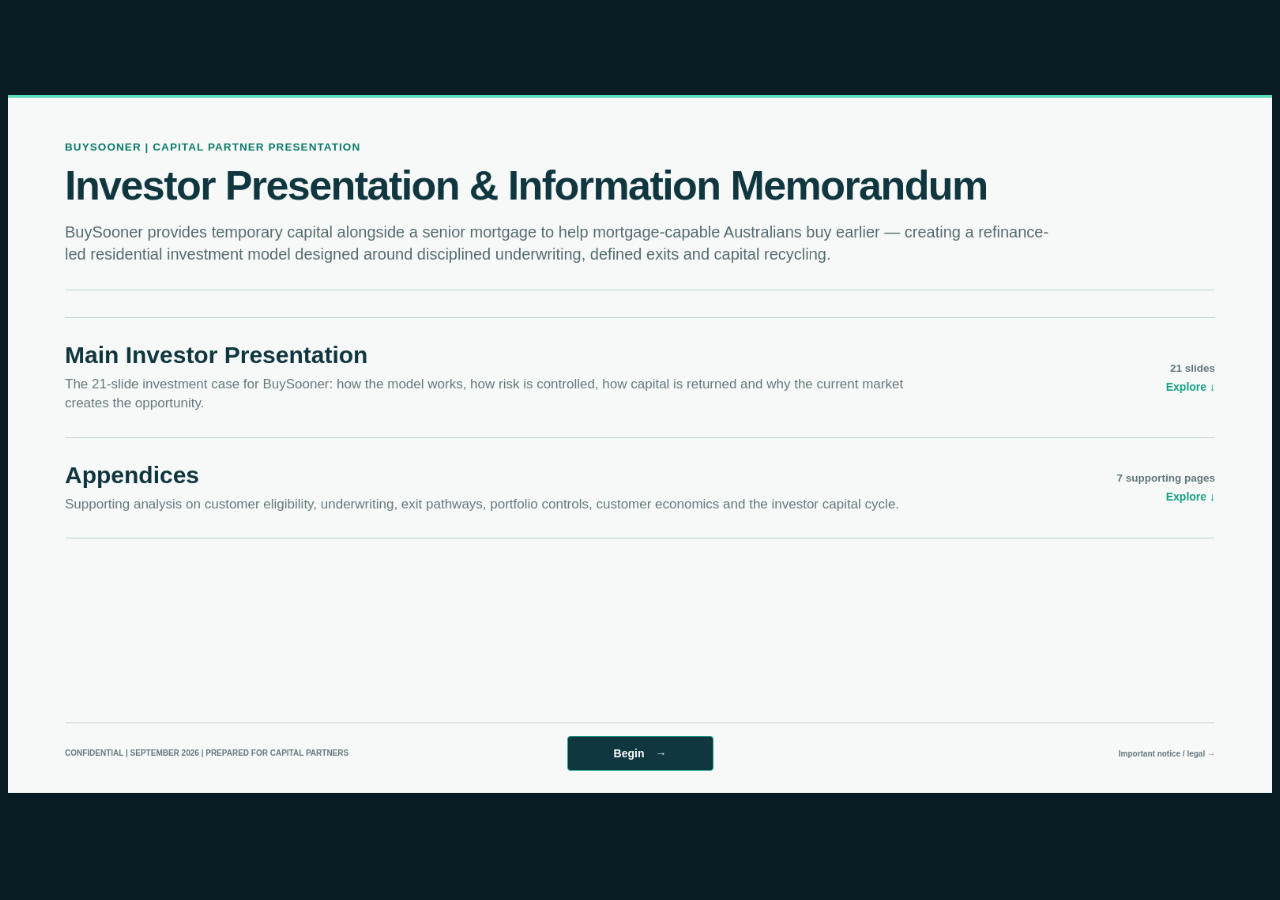
<file: index.html>
<!DOCTYPE html>
<html lang="en-AU"><head><meta http-equiv="Content-Type" content="text/html; charset=UTF-8">

<meta name="viewport" content="width=device-width,initial-scale=1">
<title>BuySooner | Investor presentation</title>
<link rel="stylesheet" href="./styles.css?v=20260922-deckaudit2">
<link rel="stylesheet" href="./waiting.css?v=20260923-fit2">
<link rel="stylesheet" href="./portfolio.css?v=20260921-matrix">
<link rel="stylesheet" href="./capital-cycle.css?v=20260923-fit2">
<link rel="stylesheet" href="./worked-example.css?v=20260922-combined6">
<link rel="stylesheet" href="./presentation.css?v=20260922-deckaudit2">
<link rel="stylesheet" href="./refinement.css?v=20260923-takeaways">
<link rel="stylesheet" href="./main-deck.css?v=20260922-deckaudit2">
</head>
<body>
<main id="viewer" tabindex="0" aria-label="Investor presentation">
<div id="deck">
<section class="slide launch-slide enhanced-slide" id="contents">
<div class="contents-head">
<p class="eyebrow">BUYSOONER | CAPITAL PARTNER PRESENTATION</p>
<h1>Investor Presentation &amp; Information Memorandum</h1>
<p class="contents-purpose">BuySooner provides temporary capital alongside a senior mortgage to help mortgage-capable Australians buy earlier — creating a refinance-led residential investment model designed around disciplined underwriting, defined exits and capital recycling.</p>
</div>

<div class="contents-sections">
<section class="contents-disclosure" data-contents-disclosure="main">
<button class="contents-disclosure-trigger" type="button" aria-expanded="false" aria-controls="contents-main-panel">
<span>
<strong>Main Investor Presentation</strong>
<small>The 21-slide investment case for BuySooner: how the model works, how risk is controlled, how capital is returned and why the current market creates the opportunity.</small>
</span>
<span class="contents-disclosure-meta">21 slides <b aria-hidden="true">Explore ↓</b></span>
</button>
<div class="contents-disclosure-panel" id="contents-main-panel" hidden>
<div class="contents-main-list">
<div>
<a href="#page-1" data-presentation-target="page-1"><span>01</span><strong>Homeownership, accelerated.</strong></a>
<a href="#page-2" data-presentation-target="page-2"><span>02</span><strong>Investment thesis</strong></a>
<a href="#page-3" data-presentation-target="page-3"><span>03</span><strong>The problem</strong></a>
<a href="#page-4" data-presentation-target="page-4"><span>04</span><strong>Product</strong></a>
<a href="#page-5" data-presentation-target="page-5"><span>05</span><strong>Worked transaction</strong></a>
<a href="#page-6" data-presentation-target="page-6"><span>06</span><strong>Market timing</strong></a>
<a href="#page-7" data-presentation-target="page-7"><span>07</span><strong>Stress testing</strong></a>
</div>
<div>
<a href="#page-8" data-presentation-target="page-8"><span>08</span><strong>Refinance strategy</strong></a>
<a href="#page-9" data-presentation-target="page-9"><span>09</span><strong>Risk controls</strong></a>
<a href="#page-10" data-presentation-target="page-10"><span>10</span><strong>Capital economics</strong></a>
<a href="#page-11" data-presentation-target="page-11"><span>11</span><strong>BuySooner economics</strong></a>
<a href="#page-12" data-presentation-target="page-12"><span>12</span><strong>Structural housing thesis</strong></a>
<a href="#page-13" data-presentation-target="page-13"><span>13</span><strong>Positioning</strong></a>
<a href="#page-14" data-presentation-target="page-14"><span>14</span><strong>Market opportunity</strong></a>
</div>
<div>
<a href="#page-15" data-presentation-target="page-15"><span>15</span><strong>Go-to-market</strong></a>
<a href="#page-16" data-presentation-target="page-16"><span>16</span><strong>Technology</strong></a>
<a href="#page-17" data-presentation-target="page-17"><span>17</span><strong>Leadership team</strong></a>
<a href="#page-18" data-presentation-target="page-18"><span>18</span><strong>Capital architecture</strong></a>
<a href="#page-19" data-presentation-target="page-19"><span>19</span><strong>The opportunity</strong></a>
<a href="#page-20" data-presentation-target="page-20"><span>20</span><strong>Readiness</strong></a>
<a href="#page-21" data-presentation-target="page-21"><span>21</span><strong>A better bridge to homeownership.</strong></a>
</div>
</div>
<button class="contents-close" type="button">Close ↑</button>
</div>
</section>

<section class="contents-disclosure" data-contents-disclosure="appendices">
<button class="contents-disclosure-trigger" type="button" aria-expanded="false" aria-controls="contents-appendices-panel">
<span>
<strong>Appendices</strong>
<small>Supporting analysis on customer eligibility, underwriting, exit pathways, portfolio controls, customer economics and the investor capital cycle.</small>
</span>
<span class="contents-disclosure-meta">7 supporting pages <b aria-hidden="true">Explore ↓</b></span>
</button>
<div class="contents-disclosure-panel" id="contents-appendices-panel" hidden>
<div class="contents-appendix-list">
<div>
<h3>Underwriting &amp; customer</h3>
<a href="#appendix-1" data-presentation-target="appendix-1"><span>Appendix 1</span><strong>Cost of waiting</strong></a>
<a href="#appendix-2" data-presentation-target="appendix-2"><span>Appendix 2</span><strong>Customer eligibility and exclusions</strong></a>
<a href="#appendix-3" data-presentation-target="appendix-3"><span>Appendix 3</span><strong>How BuySooner evaluates risk</strong></a>
</div>
<div>
<h3>Capital &amp; economics</h3>
<a href="#appendix-6" data-presentation-target="appendix-6"><span>Appendix 6</span><strong>Five-year worked example</strong></a>
<a href="#appendix-7" data-presentation-target="appendix-7"><span>Appendix 7</span><strong>Investor capital cycle</strong></a>
</div>
<div>
<h3>Portfolio &amp; exits</h3>
<a href="#appendix-4" data-presentation-target="appendix-4"><span>Appendix 4</span><strong>Exit risk &amp; fallback pathways</strong></a>
<a href="#appendix-5" data-presentation-target="appendix-5"><span>Appendix 5</span><strong>Portfolio construction &amp; concentration controls</strong></a>
</div>
</div>
<button class="contents-close" type="button">Close ↑</button>
</div>
</section>
</div>

<div class="contents-footer">
<p>CONFIDENTIAL | SEPTEMBER 2026 | PREPARED FOR CAPITAL PARTNERS</p>
<a href="#page-1" class="contents-begin" data-presentation-target="page-1">Begin <span aria-hidden="true">→</span></a>
<a href="#page-22" data-presentation-target="page-22">Important notice / legal →</a>
</div>
</section>
<section class="slide page-1 enhanced-slide main-slide" id="page-1">
<div class="slide-head">
<p class="eyebrow">INVESTOR / CAPITAL PARTNER DECK</p>
<h1 class="">Homeownership, accelerated.</h1>
<p class="intro">BuySooner helps capable Australians buy a home earlier by providing the capital they are missing today, with the homeowner repaying BuySooner through a later refinance.</p>
<p class="caption">September 2026</p>
</div>
<div class="slide-body">
<aside class="hero-panel">
<p class="eyebrow">THE WINDOW</p>
<div class="metrics">
<article class="reveal">
<p class="number">Q2 2027</p>
<p class="caption">evidence-weighted housing trough</p>
</article>
<article class="reveal">
<p class="number">~2% or less</p>
<p class="caption">more likely post-origination portfolio downside</p>
</article>
<article class="reveal">
<p class="number">PLAN A</p>
<p class="caption">one refinance targets full take-out</p>
</article>
</div>
</aside>
</div>
<div class="page-footer">
<div class="source-footer">BUYSOONER | SEPTEMBER 2026 CONFIDENTIAL</div>
</div>
</section>
<section class="slide page-2 enhanced-slide main-slide" id="page-2">
<div class="slide-head">
<p class="eyebrow">INVESTMENTTHESIS</p>
<h1 class="">BuySooner turns a housing affordability problem into a refinance-led capital cycle.</h1>
<p class="intro">The proposition is simple: provide a temporary 10% Boost at purchase, charge for the capital and target one refinance that repays both the external Boost financier and BuySooner. If full take-out is not yet available, a two-stage refinance can repay the financier first and BuySooner later.</p>
</div>
<div class="slide-body">
<div class="metrics">
<article class="reveal">
<p class="number">10%</p>
<p class="caption">TYPICAL BOOST CONTRIBUTION</p>
</article>
<article class="reveal">
<p class="number">~2.1% p.a.</p>
<p class="caption">CUSTOMER FEE ON HOME VALUE</p>
</article>
<article class="reveal">
<p class="number">80% LVR</p>
<p class="caption">TARGET REFINANCE TAKE-OUT</p>
</article>
<article class="reveal">
<p class="number">Y3 / Y4</p>
<p class="caption">LENDER / BS LIKELY TAKE-OUT</p>
</article>
</div>
<div class="grid three">
<article class="card reveal">
<h3 class="">1. Large structural need</h3>
<p class="">Many aspiring owners have the income trajectory to service a home, but not enough capital at the moment they need it.</p>
</article>
<article class="card reveal">
<h3 class="">2. Short-duration design</h3>
<p class="">BuySooner is designed to exit through refinance, not to remain a long-term co-owner harvesting property appreciation.</p>
</article>
<article class="card reveal">
<h3 class="">3. Risk is managed twice</h3>
<p class="">A senior lender underwrites the borrower and property. BuySooner separately underwrites the exit path and portfolio fit.</p>
</article>
</div>
</div>
<div class="page-footer">
<div class="source-footer">BUYSOONER | SEPTEMBER 2026 CONFIDENTIAL</div>
<span class="original-page">2</span>
</div>
</section>
<section class="slide page-3 enhanced-slide main-slide" id="page-3">
<div class="slide-head">
<p class="eyebrow">THEPROBLEM</p>
<h1 class="">The deposit is only one part of the affordability gap.</h1>
<p class="intro">The old shared-equity answer is “own a large slice for a long time.” BuySooner is built around a smaller, temporary contribution and an explicit refinance pathway.</p>
</div>
<div class="slide-body">
<div class="grid two page3-paths">
<article class="card reveal page3-traditional">
<h3 class="">TRADITIONAL PATH</h3>
<p class="">Save longer →Buy later</p>
<p class="">During the wait, prices, rent and life can keep moving. The customer remains exposed to the market without owning the asset.</p>
</article>
<article class="card reveal page3-buysooner">
<h3 class="">BUYSOONER PATH</h3>
<p class="">Buy sooner →Refinance out</p>
<p class="">BuySooner supplies the missing capital now. The customer owns the home and works toward a conventional refinance as equity, amortisation and income improve.</p>
<p class="callout">Temporary capital, not permanent co-ownership</p>
</article>
</div>
</div>
<div class="page-footer">
<div class="source-footer">BUYSOONER | SEPTEMBER 2026 CONFIDENTIAL</div>
<span class="original-page">3</span>
</div>
</section>
<section class="slide page-4 enhanced-slide main-slide" id="page-4">
<div class="slide-head">
<p class="eyebrow">PRODUCT</p>
<h1 class="">One transaction. Two layers of capital. One preferred refinance exit.</h1>
<p class="intro">Illustrative $1.5m purchase with a 10% BuySooner Boost. Actual transaction parameters vary by borrower, property and senior lender.</p>
</div>
<div class="slide-body">
<div class="grid three page4-flow">
<article class="card reveal page4-stage page4-origin">
<h3 class="">1 ORIGINATE</h3>
<p class="number">$150k</p>
<p class="">BuySooner contributes 10% of the purchase price alongside the customer and senior mortgage.</p>
</article>
<article class="card reveal page4-stage page4-manage">
<h3 class="">2 MANAGE</h3>
<p class="">Active</p>
<p class="">Customer and property performance are monitored, with formal exit reviews and early-warning triggers.</p>
</article>
<article class="card reveal page4-stage page4-exit">
<h3 class="">3 REFINANCE EXIT</h3>
<p class="number">≤80%</p>
<p class="">Plan A is one refinance that repays both the external Boost financier and BuySooner. Plan B allows the financier to be repaid first, with BuySooner remaining secured until a later refinance.</p>
</article>
</div>
<span class="flow-arrow">→</span>
<span class="flow-arrow">→</span>
<div class="page4-economics">
<span>Illustrative economics</span>
<span>10% Boost</span>
<span>~2.105% p.a. fee on home value</span>
<span>one-stage target | two-stage fallback</span>
</div>
</div>
<div class="page-footer">
<div class="source-footer">BUYSOONER | SEPTEMBER 2026 CONFIDENTIAL</div>
<span class="original-page">4</span>
</div>
</section>
<section class="slide page-5 enhanced-slide main-slide" id="page-5">
<div class="slide-head">
<p class="eyebrow">WORKED TRANSACTION</p>
<h1 class="">A $1m home: 10% customer equity + 80% senior mortgage + 10% BuySooner Boost.</h1>
<p class="intro">The senior lender independently underwrites the customer and property. BuySooner separately assesses the Boost, collateral and refinance pathway.</p>
</div>
<div class="slide-body">
<p class="purchase">PURCHASE PRICE $1,000,000</p>
<div aria-label="Purchase capital stack" class="stack-diagram">
<i style="--portion:10">
<span>10%</span>
</i>
<i style="--portion:80">
<span>80%</span>
</i>
<i style="--portion:10">
<span>10%</span>
</i>
</div>
<div class="grid three funding-cards">
<article class="card reveal">
<h3 class="">CUSTOMER</h3>
<p class="number">$100k 10%</p>
<p class="">Cash equity / deposit</p>
</article>
<article class="card reveal">
<h3 class="">SENIOR LENDER</h3>
<p class="number">$800k 80%</p>
<p class="">First mortgage; customer services P&amp;I</p>
</article>
<article class="card reveal">
<h3 class="">BUYSOONER</h3>
<p class="number">$100k 10%</p>
<p class="">Temporary Boost; no monthly BS payment</p>
</article>
</div>
<div class="grid three transaction-lifecycle">
<article class="card reveal">
<h3 class="">DAY 1 Customer owns the home</h3>
</article>
<article class="card reveal">
<h3 class=""><span aria-hidden="true" class="stage-arrow">→</span> TERM Customer pays senior mortgage</h3>
</article>
<article class="card reveal">
<h3 class=""><span aria-hidden="true" class="stage-arrow">→</span> EXIT Refinance preferred; sale fallback</h3>
</article>
</div>
<p class="callout">BuySooner completes the missing settlement layer so an eligible buyer can own earlier, then repay the Boost through refinance.</p>
</div>
<div class="page-footer">
<span class="original-page">5</span>
</div>
</section>
<section class="slide page-6 enhanced-slide main-slide" id="page-6">
<div class="slide-head">
<p class="eyebrow">MARKETTIMING</p>
<h1 class="">The correction is a feature of the underwriting window, not a hidden assumption.</h1>
<p class="intro">The September 2026 evidence-weighted synthesis points to a Q2 2027 trough and ~4.5% further national downside from late August. BuySooner is making a deliberate strategic choice to launch at scale only when the current correction is close to, or at, its expected trough. This is intended to avoid deploying a large portfolio near the prior peak and to enter after much of the forecast downside has already been absorbed.</p>
</div>
<div class="slide-body">
<div class="metrics">
<article class="reveal">
<p class="number">Q2 2027</p>
<p class="caption">CENTRAL TROUGH</p>
</article>
<article class="reveal">
<p class="number">~4.5%</p>
<p class="caption">FURTHER DOWNSIDE BOUNDARY</p>
</article>
<article class="reveal">
<p class="number">≤2%</p>
<p class="caption">MORE LIKELY POST-ORIGINATION</p>
</article>
<article class="reveal">
<p class="number">+29.5%</p>
<p class="caption">5-YEAR GROWTH FROM TROUGH</p>
</article>
</div>
<div class="grid two">
<div>
<h3 class="">Evidence-weighted recovery path</h3>
<div class="chart">
<div class="column" style="--bar:135.0px;--bar-ratio:0.75">
<b class="number">+4.5%</b>
<i aria-hidden="true">
</i>
<span class="caption">Y1</span>
</div>
<div class="column" style="--bar:165.0px;--bar-ratio:0.916667">
<b class="number">+5.5%</b>
<i aria-hidden="true">
</i>
<span class="caption">Y2</span>
</div>
<div class="column" style="--bar:180px;--bar-ratio:1">
<b class="number">+6.0%</b>
<i aria-hidden="true">
</i>
<span class="caption">Y3</span>
</div>
<div class="column" style="--bar:165.0px;--bar-ratio:0.916667">
<b class="number">+5.5%</b>
<i aria-hidden="true">
</i>
<span class="caption">Y4</span>
</div>
<div class="column" style="--bar:150px;--bar-ratio:0.833333">
<b class="number">+5.0%</b>
<i aria-hidden="true">
</i>
<span class="caption">Y5</span>
</div>
</div>
</div>
<aside class="card">
<h3 class="">Why launch timing matters</h3>
<p class="">Scale launch is intentionally aligned to the late-cycle / trough window. The full 4.5% remains the conservative boundary, but ≤2% is the more likely post-origination case because much of the correction should already be embedded before scaled deployment begins.</p>
</aside>
</div>
</div>
<div class="page-footer">
<div class="source-footer">BUYSOONER | SEPTEMBER 2026 CONFIDENTIAL</div>
<span class="original-page">6</span>
</div>
</section>
<section class="slide page-7 enhanced-slide main-slide" id="page-7">
<div class="slide-head">
<p class="eyebrow">STRESSTESTING</p>
<h1 class="">The external consensus sits above every BuySooner stress case.</h1>
<p class="intro">The stress ladder is deliberately worse than the market baseline. It tests how long capital may remain outstanding, rather than assuming the consensus must be achieved.</p>
</div>
<div class="slide-body">
<div class="table-scroll">
<table>
<tbody><tr class="reveal">
<th class="">CASE</th>
<th class="">POST-ORIGINATION</th>
<th class="">RECOVERY PATH</th>
<th class="">80% TAKE-OUT</th>
</tr>
<tr class="reveal">
<td class="">Consensus - likely</td>
<td class="">-2%</td>
<td class="">4.5%, 5.5%, 6.0%, 5.5%, 5.0%</td>
<td class="">Year 3</td>
</tr>
<tr class="reveal">
<td class="">Consensus - boundary</td>
<td class="">-4.5%</td>
<td class="">same central recovery</td>
<td class="">Year 4</td>
</tr>
<tr class="reveal">
<td class="">Mild Bear</td>
<td class="">-2%</td>
<td class="">3%, 5%, then 5.5% p.a.</td>
<td class="">Year 5</td>
</tr>
<tr class="reveal">
<td class="">Strong Bear</td>
<td class="">-6%</td>
<td class="">flat Y2; 2.5%, 4%, then 4.5%</td>
<td class="">Year 7</td>
</tr>
<tr class="reveal">
<td class="">Extreme Stress</td>
<td class="">-10%</td>
<td class="">2 flat years; 1%, 1%, then 2%</td>
<td class="">&gt; Year 15</td>
</tr>
</tbody></table>
</div>
<p class="callout">The key credit insight Even if the full central downside occurs after origination, the consensus path reaches an 80% refinance take-out in approximately Year 4.</p>
</div>
<div class="page-footer">
<div class="source-footer">BUYSOONER | SEPTEMBER 2026 CONFIDENTIAL</div>
<span class="original-page">7</span>
</div>
</section>
<section class="slide page-8 enhanced-slide main-slide" id="page-8">
<div class="slide-head">
<p class="eyebrow">REFINANCESTRATEGY</p>
<h1 class="">Plan A is a single refinance. Plan B protects capital velocity if full take-out is not yet available.</h1>
<p class="intro">The objective is to refinance the entire Boost obligation at once. The two-stage pathway is a fallback designed to return external financier capital quickly rather than forcing it to wait for BuySooner fees to become fully refinanceable.</p>
</div>
<div class="slide-body">
<div class="refinance-pathways refinance-pathways-linear">
<div class="refinance-column plan-a-column">
<div class="refinance-label">
<h3>PLAN A</h3>
<p>ONE REFINANCE</p>
</div>
<article class="card reveal plan-a">
<p>1. Preferred: full take-out</p>
<p>Once refinance capacity is sufficient, one conventional refinance repays the external Boost financier and BuySooner together. This is the preferred customer and portfolio outcome.</p>
<div class="plan-endpoint"><span>ONE REFINANCE</span><strong>Financier + BuySooner repaid</strong></div>
</article>
</div>
<span aria-hidden="true" class="refinance-arrow">→</span>
<div class="refinance-column plan-b-column">
<div class="refinance-label">
<h3>PLAN B</h3>
<p>TWO STAGES</p>
</div>
<article class="card reveal plan-b">
<p>2. Fallback: lender first</p>
<p>If capacity is sufficient to repay the financier but not the full BuySooner balance, Plan B applies available capacity to the financier first so its capital can be recycled quickly.</p>
</article>
</div>
<span aria-hidden="true" class="refinance-arrow">→</span>
<div class="refinance-column plan-later-column">
<div class="refinance-label">
<h3>CAPITAL VELOCITY</h3>
<p>PROTECTED</p>
</div>
<article class="card reveal plan-later">
<p>3. BuySooner exits later</p>
<p>Any residual BuySooner receivable remains secured. A later refinance repays BuySooner as equity, mortgage amortisation and borrower capacity continue to improve.</p>
</article>
</div>
</div>
<p class="callout"><strong>Why the distinction matters</strong> <span>The Year 3 / Year 4 benchmarks in the housing analysis are lender take-out tests, not promises that BuySooner is fully repaid then. Plan A targets full repayment in one refinance; Plan B avoids trapping external capital until BuySooner’s later fees are also refinanceable.</span></p>
</div>
<div class="page-footer">
<div class="source-footer">BUYSOONER | SEPTEMBER 2026 CONFIDENTIAL</div>
<span class="original-page">8</span>
</div>
</section>
<section class="slide page-9 enhanced-slide main-slide" id="page-9">
<div class="slide-head">
<p class="eyebrow">RISKCONTROLS</p>
<h1 class="">BuySooner cannot control the housing cycle. It can control what it originates and how the book evolves.</h1>
<p class="intro">Controls operate at transaction, customer and portfolio level, allowing exposure to tighten as the market changes.</p>
</div>
<div class="slide-body">
<div class="grid three">
<article class="card reveal">
<h3 class="">Origination</h3>
<p class="">Every transaction must show a credible refinance pathway under conservative assumptions: serviceability, property quality and liquidity, refinance LVR and portfolio fit. The senior lender separately underwrites borrower and property.</p>
</article>
<article class="card reveal">
<h3 class="">Customer</h3>
<p class="">Existing exposures are monitored through the term. Income, credit conduct, property performance and refinance viability can trigger earlier engagement, active exit planning and a formal Year 3 review.</p>
</article>
<article class="card reveal">
<h3 class="">Portfolio</h3>
<p class="">Geography, property type, contribution mix, vintage, duration and expected exit timing are monitored. BuySooner can tighten limits, restrict markets, increase underwriting or pause originations.</p>
</article>
</div>
<p class="callout">Result: risk can be reduced before it compounds</p>
</div>
<div class="page-footer">
<div class="source-footer">BUYSOONER | SEPTEMBER 2026 CONFIDENTIAL</div>
<span class="original-page">9</span>
</div>
</section>
<section class="slide page-10 enhanced-slide main-slide" id="page-10">
<div class="slide-head">
<p class="eyebrow">CAPITALECONOMICS</p>
<h1 class="">The model is designed around yield plus capital recycling, not a heroic property-price bet.</h1>
<p class="intro">A typical 10% Boost carries an annual fee equivalent to approximately 2.105% of the home value. Property appreciation helps refinance capacity, but is not the only exit driver.</p>
</div>
<div class="slide-body">
<div class="capital-economics-drivers">
<article class="capital-economics-driver reveal">
<span class="capital-economics-number">1</span>
<div>
<h3>Contractual yield</h3>
<p>Annual customer fee accrues while BuySooner capital is outstanding.</p>
</div>
</article>
<article class="capital-economics-driver reveal">
<span class="capital-economics-number">2</span>
<div>
<h3>Refinance capacity</h3>
<p>Senior mortgage amortisation, customer income growth and property recovery can all improve take-out capacity.</p>
</div>
</article>
<article class="capital-economics-driver reveal">
<span class="capital-economics-number">3</span>
<div>
<h3>Capital recycling</h3>
<p>When refinanced, capital is redeployed into new originations, increasing asset turns over time.</p>
</div>
</article>
</div>
<div class="capital-economics-exit">
<h3>Exit is supported by four moving parts</h3>
<div class="capital-economics-pills">
<span>Mortgage amortisation</span>
<span>Income growth</span>
<span>Housing recovery</span>
<span>Active exit management</span>
</div>
</div>
</div>
<div class="page-footer">
<div class="source-footer">BUYSOONER | SEPTEMBER 2026 CONFIDENTIAL</div>
<span class="original-page">10</span>
</div>
</section>
<section class="slide page-11 enhanced-slide main-slide" id="page-11">
<div class="slide-head">
<p class="eyebrow">BUYSOONER ECONOMICS</p>
<h1 class="">At exit, cash follows a simple waterfall.</h1>
<p class="intro">Plan A is one refinance that repays both the external Boost financier and BuySooner. The example below shows how BuySooner realises cash.</p>
</div>
<div class="slide-body">
<div class="economics-waterfall-layout">
<aside class="exit economics-exit-summary">
<p class="eyebrow">ILLUSTRATIVE TRANSACTION</p>
<p class="eyebrow economics-example-label">EXAMPLE EXIT</p>
<div class="economics-exit-row">
<span>Customer exit amount</span>
<strong>$200,000</strong>
</div>
<div class="economics-exit-row">
<span>Financier repayment*</span>
<strong>($159,400)</strong>
</div>
<div class="economics-exit-row economics-margin-row">
<span>BuySooner margin</span>
<strong>$40,600</strong>
</div>
<p class="economics-exit-note">Financier capital + contracted return is paid first. BuySooner retains the residual economics.</p>
<p class="footnote">*Illustrative Year 3 exit using $100k Boost and 9% p.a. financier return, compounded annually.</p>
</aside>
<div class="economics-waterfall-steps">
<article class="economics-step-row reveal">
<b class="step">1</b>
<div class="economics-step-copy">
<h3>CUSTOMER PAYS AT EXIT</h3>
<p>Agreed exit amount is funded from refinance or sale proceeds.</p>
</div>
</article>
<article class="economics-step-row reveal">
<b class="step">2</b>
<div class="economics-step-copy">
<h3>FINANCIER IS REPAID</h3>
<p>Boost capital plus contracted accrued financier return is discharged.</p>
</div>
</article>
<article class="economics-step-row reveal">
<b class="step">3</b>
<div class="economics-step-copy">
<h3>BUYSOONER KEEPS THE BALANCE</h3>
<p>The residual exit proceeds are BuySooner cash revenue / margin.</p>
</div>
</article>
<article class="economics-step-row reveal">
<b class="step">4</b>
<div class="economics-step-copy">
<h3>CAPITAL IS RECYCLED</h3>
<p>Returned external capital can support new eligible Boosts.</p>
</div>
</article>
</div>
</div>
<p class="callout">REALISATION: customer exit cash → financier repaid → BuySooner margin realised</p>
</div>
<div class="page-footer">
<span class="original-page">11</span>
</div>
</section>
<section class="slide page-12 enhanced-slide main-slide" id="page-12">
<div class="slide-head">
<p class="eyebrow">STRUCTURAL HOUSING THESIS</p>
<h1 class="">Population is growing faster than housing supply can adjust.</h1>
<p class="intro">That imbalance does not eliminate housing cycles. It creates persistent long-run pressure on demand, rents and home values when supply fails to keep pace.</p>
</div>
<div class="slide-body">
<div class="grid three">
<article class="card reveal">
<h3 class="">DEMAND</h3>
<p class="number">1.5%</p>
<p class="">annual population growth latest ABS year to Dec 2025</p>
<p class="">OECD 2026: Australia’s latest 5-year population growth averaged 1.4% p.a. versus 0.5% across the OECD.</p>
</article>
<article class="card reveal">
<h3 class="">SUPPLY</h3>
<p class="number">420</p>
<p class="">dwellings per 1,000 people vs ~467 OECD average</p>
<p class="">Grattan finds Australia is one of only four OECD countries where housing per person declined over the past two decades.</p>
</article>
<article class="card reveal">
<h3 class="">THE MECHANISM</h3>
<p class="">More people + constrained supply</p>
<p class="">persistent excess → demand</p>
<p class="">Unless supply catches up materially or demand growth changes, the structural pressure remains upward.</p>
</article>
</div>
<div class="thesis-conclusion"><h3 class="">WHY THIS MATTERS TO BUYSOONER</h3><p class="callout">This structural imbalance is the recovery engine beneath the refinance thesis. BuySooner still stress-tests cyclical falls, but it does not assume a permanently stagnant housing market as the central case.</p></div>

</div>
<div class="page-footer">
<div class="source-footer">BUYSOONER | SEPTEMBER 2026 CONFIDENTIAL</div>
<span class="original-page">12</span>
</div>
</section>
<section class="slide page-13 enhanced-slide main-slide" id="page-13">
<div class="slide-head">
<p class="eyebrow">POSITIONING</p>
<h1 class="">Shared equity is proven. BuySooner changes the duration, customer and economics.</h1>
<p class="intro">Government and private shared-equity models validate demand for purchase assistance. BuySooner is designed for a different customer segment and a much smaller, refinanceable stake.</p>
</div>
<div class="slide-body">
<div class="grid three">
<article class="card reveal">
<h3 class="">Government shared equity</h3>
<p class="">Large equity stake</p>
<p class="">Income / price caps</p>
<p class="">Public-policy allocation</p>
</article>
<article class="card reveal">
<h3 class="">Traditional private shared equity</h3>
<p class="">Often long holding periods</p>
<p class="">Meaningful share of upside</p>
<p class="">Deposit-centric</p>
</article>
<article class="card reveal">
<h3 class="">BuySooner</h3>
<p class="">~10% temporary Boost</p>
<p class="">Refinance-first exit</p>
<p class="">Credit + portfolio controls</p>
</article>
</div>
<p class="callout">Smaller stake • clearer exit • capital can turn faster</p>
</div>
<div class="page-footer">
<div class="source-footer">BUYSOONER | SEPTEMBER 2026 CONFIDENTIAL</div>
<span class="original-page">13</span>
</div>
</section>
<section class="slide page-14 enhanced-slide main-slide" id="page-14">
<div class="slide-head">
<p class="eyebrow">MARKET OPPORTUNITY</p>
<h1 class="">A very large housing market, with BuySooner funding only the missing layer.</h1>
<p class="intro">The target is the recurring pool of mortgage-capable buyers whose purchase is blocked by deposit or budget constraints.</p>
</div>
<div class="slide-body">
<div class="metrics market-metrics">
<article class="reveal">
<p class="number">$12.4tn</p>
<p class="caption">Australian housing market value</p>
<p class="caption">Cotality, Aug 2026</p>
</article>
<article class="reveal">
<p class="number">11.5m</p>
<p class="caption">Australian dwellings</p>
<p class="caption">ABS Mar 2026 / Cotality Aug 2026</p>
</article>
<article class="reveal">
<p class="number">$97.6bn</p>
<p class="caption">New housing lending in Q2 2026</p>
<p class="caption">ABS, Jun qtr 2026</p>
</article>
<article class="reveal">
<p class="number">$18.4bn</p>
<p class="caption">First-home-buyer lending in Q2</p>
<p class="caption">ABS, Jun qtr 2026</p>
</article>
</div>
<section class="market-wedge-panel reveal">
<p class="eyebrow">THE CAPITAL-EFFICIENT WEDGE</p>
<div class="market-wedge-content">
<div class="market-wedge-lead">
<h3>BuySooner typically funds ~10% of the purchase price</h3>
</div>
<div class="market-wedge-copy">
<h3>Each <strong>$1</strong> of Boost capital can therefore support roughly <strong>$10</strong> of underlying property purchase value before capital recycling. <span class="wedge-support">BuySooner does not need a large share of the overall market to build a substantial portfolio.</span></h3>
</div>
</div>
</section>
<p class="">29,319 first-home-buyer owner-occupier loan commitments were made in Q2 2026 alone. BuySooner addresses a subset of this flow, plus eligible next-home buyers whose borrowing capacity is sound but whose capital stack is short.</p>
<p class="footnote">Sources: ABS Lending Indicators, June Quarter 2026; ABS Total Value of Dwellings, March Quarter 2026; Cotality Monthly Housing Chart Pack, August 2026.</p>
</div>
<div class="page-footer">
<span class="original-page">14</span>
</div>
</section>
<section class="slide page-15 enhanced-slide main-slide" id="page-15">
<div class="slide-head">
<p class="eyebrow">GO-TO-MARKET</p>
<h1 class="">Distribution is embedded in the home-buying workflow.</h1>
<p class="intro">BuySooner does not need to teach customers to seek finance. It needs to be present when a broker or property professional identifies a viable buyer with a capital gap.</p>
</div>
<div class="slide-body">
<div class="grid five">
<article class="card reveal">
<h3 class="">1</h3>
<p class="">Broker / partner identifies gap <span aria-hidden="true" class="stage-arrow">→</span></p>
</article>
<article class="card reveal">
<h3 class="">2</h3>
<p class="">Senior lender underwrites <span aria-hidden="true" class="stage-arrow">→</span></p>
</article>
<article class="card reveal">
<h3 class="">3</h3>
<p class="">BuySooner exit-underwrites <span aria-hidden="true" class="stage-arrow">→</span></p>
</article>
<article class="card reveal">
<h3 class="">4</h3>
<p class="">Purchase settles <span aria-hidden="true" class="stage-arrow">→</span></p>
</article>
<article class="card reveal">
<h3 class="">5</h3>
<p class="">Monitor → refinance</p>
</article>
</div>
<div class="grid two">
<article class="card reveal">
<h3 class="">Partner economics</h3>
<p class="">A differentiated solution can convert customers who would otherwise be told to keep saving.</p>
</article>
<article class="card reveal">
<h3 class="">Platform economics</h3>
<p class="">Repeatable underwriting and capital recycling can turn distribution relationships into a scalable origination engine.</p>
</article>
</div>
</div>
<div class="page-footer">
<div class="source-footer">BUYSOONER | SEPTEMBER 2026 CONFIDENTIAL</div>
<span class="original-page">15</span>
</div>
</section>
<section class="slide page-16 enhanced-slide main-slide" id="page-16">
<div class="slide-head">
<p class="eyebrow">TECHNOLOGY</p>
<h1 class="">The moat is not a house-price prediction algorithm. It is better selection, monitoring and capital allocation.</h1>
<p class="intro">Technology should make the credit process faster, more consistent and more adaptive as the portfolio grows.</p>
</div>
<div class="slide-body">
<div class="grid three">
<article class="card reveal">
<h3 class="">Property intelligence</h3>
<p class="">Liquidity, comparable sales, local supply-demand, property attributes and downside sensitivity inform property acceptance and concentration limits.</p>
</article>
<article class="card reveal">
<h3 class="">Exit underwriting</h3>
<p class="">Scenario analysis estimates refinance timing under different rates, income growth, amortisation and property-price paths.</p>
</article>
<article class="card reveal">
<h3 class="">Portfolio engine</h3>
<p class="">Vintage, geography, property type, contribution size and expected duration can be monitored to actively manage aggregate risk.</p>
</article>
</div>
<p class="callout">AI is an underwriting amplifier, not the investment thesis.</p>
</div>
<div class="page-footer">
<div class="source-footer">BUYSOONER | SEPTEMBER 2026 CONFIDENTIAL</div>
<span class="original-page">16</span>
</div>
</section>
<section class="slide page-17 enhanced-slide main-slide" id="page-17">
<div class="slide-head">
<p class="eyebrow">LEADERSHIP TEAM</p>
<h1 class="">Deep experience across property, lending, technology and banking.</h1>
<p class="intro">Experienced leadership spanning property, lending, technology, banking, product and governance.</p>
</div>
<div class="slide-body">
<div class="grid team">
<article class="person reveal">
<img alt="" src="./0.jpeg"/>
<h3 class="">Stephen Matthews</h3>
<p class="role">CEO</p>
<p class="">30+ years across real estate and mortgages, including A.V. Jennings and Aussie Home Loans.</p>
</article>
<article class="person reveal">
<img alt="" src="./1.jpeg"/>
<h3 class="">David Price</h3>
<p class="role">FOUNDER</p>
<p class="">Finance and technology entrepreneur with experience building products, teams and businesses from ideation through scale.</p>
</article>
<article class="person reveal">
<img alt="" src="./2.jpeg"/>
<h3 class="">Marius Sandu</h3>
<p class="role">CTO</p>
<p class="">Software engineering and CTO experience spanning full-stack systems, AI and machine learning.</p>
</article>
<article class="person reveal">
<img alt="" src="./3.jpeg"/>
<h3 class="">Jeff Schembri</h3>
<p class="role">HEAD OF ADVISORY COMMITTEE</p>
<p class="">Almost four decades at NAB across corporate, business and private banking, with deep home-loan industry knowledge.</p>
</article>
<article class="person reveal">
<img alt="" src="./4.jpeg"/>
<h3 class="">Kate O'Connell</h3>
<p class="role">PRINCIPAL, BANKING &amp; PRODUCT</p>
<p class="">20+ years in financial services, including senior NAB leadership and National Head of Product &amp; Strategy at Bank of Queensland.</p>
</article>
<article class="person reveal">
<img alt="" src="./5.jpeg"/>
<h3 class="">Paul Suma</h3>
<p class="role">PRINCIPAL, STRATEGY &amp; GOVERNANCE</p>
<p class="">Senior banking executive with 30+ years of experience, including senior NAB and BNZ leadership and strategy roles.</p>
</article>
</div>
</div>
<div class="page-footer">
<div class="source-footer">BUYSOONER | SEPTEMBER 2026 CONFIDENTIAL</div>
<span class="original-page">17</span>
</div>
</section>
<section class="slide page-18 enhanced-slide main-slide" id="page-18">
<div class="slide-head">
<p class="eyebrow">CAPITALARCHITECTURE</p>
<h1 class="">Scale comes from separating the senior mortgage from the Boost capital.</h1>
<p class="intro">The senior home loan and the BuySooner contribution perform different jobs. A scalable platform can match each layer to the capital provider best suited to its risk, duration and return profile.</p>
</div>
<div class="slide-body">
<p class="eyebrow">ILLUSTRATIVE $1M PURCHASE CAPITAL STACK</p>
<div aria-label="Purchase capital stack" class="architecture-stack-linear">
<article class="architecture-segment architecture-senior" style="--portion:80">
<p class="number">80%</p>
<p class="number">$800k</p>
<h3>Senior mortgage</h3>
</article>
<article class="architecture-segment architecture-customer" style="--portion:10">
<p class="number">10%</p>
<p class="number">$100k</p>
<h3>Customer</h3>
</article>
<article class="architecture-segment architecture-boost" style="--portion:10">
<p class="number">10%</p>
<p class="number">$100k</p>
<h3>Boost</h3>
</article>
</div>
<p class="">Senior lender independently underwrites the 80% mortgage. BuySooner supplies the temporary 10% Boost alongside the customer's 10% equity.</p>
<p class="callout">CAPITAL PARTNER OPPORTUNITY | Fund the 10% Boost layer at portfolio scale</p>
</div>
<div class="page-footer">
<div class="source-footer">BUYSOONER | SEPTEMBER 2026 CONFIDENTIAL</div>
<span class="original-page">18</span>
</div>
</section>
<section class="slide page-19 enhanced-slide main-slide" id="page-19">
<div class="slide-head">
<p class="eyebrow">THEOPPORTUNITY</p>
<h1 class="">The next phase is to convert a designed product into a repeatable capital platform.</h1>
<p class="intro">The investment case improves as three flywheels begin to reinforce each other: distribution, underwriting data and lower-cost capital.</p>
</div>
<div class="slide-body">
<div class="opportunity-sequence">
<article class="opportunity-row reveal">
<span class="opportunity-number">01</span>
<h3>Capital</h3>
<p>Secure scalable Boost funding matched to the expected refinance duration.</p>
</article>
<article class="opportunity-row reveal">
<span class="opportunity-number">02</span>
<h3>Origination</h3>
<p>Launch at scale strategically when the downturn is close to or at the expected trough, after controlled pre-scale validation.</p>
</article>
<article class="opportunity-row reveal">
<span class="opportunity-number">03</span>
<h3>Performance</h3>
<p>Build refinance, loss, duration and customer-behaviour data across vintages.</p>
</article>
<article class="opportunity-row reveal">
<span class="opportunity-number">04</span>
<h3>Scale</h3>
<p>Expand distribution and progressively lower cost of capital as the portfolio seasons.</p>
</article>
</div>
<p class="callout">CURRENT PRIORITY | CAPITAL THAT CAN SUPPORT THE BOOST YIELD THROUGH THE PRE-REFINANCE YEARS</p>
</div>
<div class="page-footer">
<div class="source-footer">BUYSOONER | SEPTEMBER 2026 CONFIDENTIAL</div>
<span class="original-page">19</span>
</div>
</section>
<section class="slide page-20 enhanced-slide main-slide" id="page-20">
<div class="slide-head">
<p class="eyebrow">READINESS</p>
<h1 class="">BuySooner is preparing for a major commercial launch timed to coincide with the housing market trough.</h1>
<p class="intro">The core product, credit, legal, distribution, people and operating architecture is substantially developed. The next phase is to complete the remaining scale infrastructure and capital relationships ahead of commercial launch.</p>
</div>
<div class="slide-body">
<div class="grid two">
<article class="card">
<h3 class="">PLATFORM IN PLACE</h3>
<p class="check reveal">✓ Product structure &amp; customer proposition</p>
<p class="check reveal">✓ Credit policy and stress-testing framework</p>
<p class="check reveal">✓ Legal / regulatory architecture</p>
<p class="check reveal">✓ Distribution strategy and relationships</p>
<p class="check reveal">✓ Senior team and banking expertise</p>
<p class="check reveal">✓ Portfolio controls and refinance pathways</p>
</article>
<article class="card">
<h3 class="">FINAL SCALE-UP PRIORITIES</h3>
<p class="check reveal">→ Secure scalable Boost funding</p>
<p class="check reveal">→ Complete technology build-out</p>
<p class="check reveal">→ Finalise launch documentation</p>
<p class="check reveal">→ Complete lender and capital-provider arrangements</p>
<p class="check reveal">→ Operationalise servicing and reporting</p>
<p class="check reveal">→ Execute controlled ramp into full commercial launch</p>
</article>
</div>
<p class="callout">Strategic launch timing: BuySooner intends to scale meaningful origination as the current housing correction approaches its expected trough, positioning the portfolio to originate after much of the forecast downside has already occurred and ahead of the expected recovery.</p>
</div>
<div class="page-footer">
<span class="original-page">20</span>
</div>
</section>
<section class="slide page-21 enhanced-slide" id="page-21">
<div class="slide-head">
<p class="eyebrow">buy sooner</p>
<h1 class="">A better bridge to homeownership.</h1>
<p class="intro">Small temporary contribution. Disciplined underwriting. Refinance-led exit.</p>
</div>
<div class="slide-body">
<aside class="hero-panel">
<p class="eyebrow">BUYSOONER</p>
<div class="metrics">
<article class="reveal">
<p class="number">Q2 2027 trough</p>
<p class="caption">Housing outlook</p>
</article>
<article class="reveal">
<p class="number">≤2% downside</p>
<p class="caption">More likely timing case</p>
</article>
<article class="reveal">
<p class="number">Y3 lender / Y4 BS</p>
<p class="caption">80% take-out</p>
</article>
</div>
<p class="caption">Confidential | September 2026</p>
</aside>
</div>
<div class="page-footer">
<div class="source-footer">BUYSOONER | SEPTEMBER 2026 CONFIDENTIAL</div>
</div>
</section>
<section class="slide appendix-directory enhanced-slide" id="appendices">
<div class="slide-head">
<p class="eyebrow">Supporting materials</p>
<h1>Appendices</h1>
<p class="intro">Select an appendix to explore the supporting analysis, assumptions and product detail.</p>
</div>
<div class="slide-body">
<div class="grid two">
<article class="card reveal appendix-link">
<p class="eyebrow">Appendix 1</p>
<h3>Cost of waiting</h3>
<a class="appendix-button" href="#appendix-1" data-slide-target="appendix-1">Open appendix <span aria-hidden="true">↓</span>
<span class="sr-only">: Cost of waiting</span>
</a>
</article>
<article class="card reveal appendix-link">
<p class="eyebrow">Appendix 2</p>
<h3>Customer eligibility and exclusions</h3>
<a class="appendix-button" href="#appendix-2" data-slide-target="appendix-2">Open appendix <span aria-hidden="true">↓</span>
<span class="sr-only">: Customer eligibility and exclusions</span>
</a>
</article>
<article class="card reveal appendix-link">
<p class="eyebrow">Appendix 3</p>
<h3>How BuySooner evaluates risk</h3>
<a class="appendix-button" href="#appendix-3" data-slide-target="appendix-3">Open appendix <span aria-hidden="true">↓</span>
<span class="sr-only">: How BuySooner evaluates risk</span>
</a>
</article>
<article class="card reveal appendix-link">
<p class="eyebrow">Appendix 4</p>
<h3>Exit risk and fallback pathways</h3>
<a class="appendix-button" href="#appendix-4" data-slide-target="appendix-4">Open appendix <span aria-hidden="true">↓</span>
<span class="sr-only">: Exit risk and fallback pathways</span>
</a>
</article>
<article class="card reveal appendix-link">
<p class="eyebrow">Appendix 5</p>
<h3>Portfolio construction and concentration controls</h3>
<a class="appendix-button" href="#appendix-5" data-slide-target="appendix-5">Open appendix <span aria-hidden="true">↓</span>
<span class="sr-only">: Portfolio construction and concentration controls</span>
</a>
</article>
<article class="card reveal appendix-link">
<p class="eyebrow">Appendix 6</p>
<h3>Five-year worked example</h3>
<a class="appendix-button" href="#appendix-6" data-slide-target="appendix-6">Open appendix <span aria-hidden="true">↓</span>
<span class="sr-only">: Five-year worked example</span>
</a>
</article>
<article class="card reveal appendix-link">
<p class="eyebrow">Appendix 7</p>
<h3>Investor capital cycle</h3>
<a class="appendix-button" href="#appendix-7" data-slide-target="appendix-7">Open appendix <span aria-hidden="true">↓</span>
<span class="sr-only">: Investor capital cycle</span>
</a>
</article>
</div>
</div>
</section>
<section class="slide appendix-detail waiting-calculator-detail enhanced-slide" id="appendix-1">
<div class="slide-head waiting-head reveal">
<p class="eyebrow">Appendix 1 / Cost of waiting</p>
<h1>The cost of waiting.</h1>
<p class="intro">For a mortgage-capable buyer, waiting can become a maths problem: property values may rise while rent continues to be paid and the required deposit moves further away.</p>
</div>
<div class="slide-body">
<form class="waiting-inputs reveal" id="waiting-calculator" autocomplete="off">
<div class="waiting-form-copy">
<h2>Change the numbers</h2>
<p>Adjust the property, rent, market outlook and waiting period to see the effect.</p>
</div>
<div class="waiting-control">
<label for="wait-property">Current property value</label>
<span class="waiting-money-input"><b>$</b><input id="wait-property" type="number" min="100000" max="10000000" step="10000" value="1000000"></span>
</div>
<div class="waiting-control">
<label for="wait-rent">Current weekly rent</label>
<span class="waiting-money-input"><b>$</b><input id="wait-rent" type="number" min="0" max="10000" step="10" value="750"></span>
</div>
<div class="waiting-control">
<label for="wait-growth">Local market outlook</label>
<select id="wait-growth">
<option value="3">3%</option><option value="4">4%</option><option value="5" selected="">5%</option><option value="6">6%</option><option value="7">7%</option><option value="8">8%</option><option value="9">9%</option>
</select>
</div>
<div class="waiting-control">
<label for="wait-years">Time spent saving</label>
<select id="wait-years"><option value="3">3 Years</option><option value="4">4 Years</option><option value="5" selected="">5 Years</option></select>
</div>
<p class="waiting-scenario" id="waiting-scenario">Illustrative $1,000,000 property scenario based on 5% annual market growth, weekly rent of $750 and a 5-year waiting period.</p>
<p class="calculator-error" id="waiting-error" role="alert" hidden=""></p>
</form>
<div class="waiting-results" aria-live="polite">
<section class="waiting-maths reveal">
<h2>The maths of waiting</h2>
<div class="waiting-result-grid">
<article><span>Today</span><strong class="calculator-value" id="wait-out-today">$1,000,000</strong><p>Target property value</p></article>
<article class="growth-card"><span>The growth</span><strong class="calculator-value" id="wait-out-increase">$276,282</strong><p>Projected increase</p></article>
<article><span id="wait-future-label">After five years</span><strong class="calculator-value" id="wait-out-projected">$1,276,282</strong><p>Required purchase price</p></article>
</div>
<div class="cost-path" id="wait-cost-path" aria-label="Five-year waiting period"><span>Today</span><i></i><strong>The goalposts move while the buyer waits</strong><i></i><span id="wait-year-end">Year 5</span></div>
</section>
<section class="waiting-costs reveal">
<h2>Here is the real cost of waiting</h2>
<div class="waiting-cost-grid">
<article class="delay-cost"><h3>The Cost of Delay</h3><strong class="calculator-value" id="wait-out-delay">$276,282</strong><p>This is the projected increase in your target property price if you wait under the selected market outlook.</p></article>
<article><h3>The Rent Cost</h3><strong class="calculator-value" id="wait-out-rent">$195,000</strong><p id="wait-rent-copy">Your rent is $750 per week. Five years of renting costs $195,000.</p></article>
</div>
</section>
<section class="waiting-choice reveal">
<h2>The choice is simple</h2>
<div class="choice-grid">
<article><p class="eyebrow" id="wait-choice-title">Wait five years</p><h3>Keep chasing a moving target.</h3><p>Remain outside the market, continue paying rent and potentially need a larger deposit later.</p></article>
<article class="buy-choice"><p class="eyebrow">Buy sooner</p><h3>Start building ownership now.</h3><p>Use temporary capital to bridge the gap, own from Day 1 and work towards the refinance exit.</p></article>
</div>
</section>
<p class="calculator-caveat reveal"><strong>Important:</strong> Owning also involves mortgage interest, maintenance, insurance and transaction costs. Housing growth is an assumption, not a forecast or guarantee. This is not a complete rent-versus-buy comparison.</p>
<div class="appendix-takeaway appendix-standard-takeaway reveal">
<p id="waiting-takeaway"><strong>Investor takeaway:</strong> Waiting five years can increase both the target purchase price and rent outlay, meaning the customer may need more capital to buy the same home later — widening the gap BuySooner is designed to bridge.</p>
<a class="appendix-back" href="#appendices">↑ Back to appendices</a>
</div>
</div>
</div></section>
<section class="slide appendix-detail enhanced-slide" id="appendix-2">
<div class="slide-head reveal">
<p class="eyebrow">Appendix 2 / Customer eligibility and exclusions</p>
<h1>BuySooner is for mortgage-capable buyers with a defined capital gap.</h1>
<p class="intro">Eligibility is deliberately narrow: the customer must support the senior mortgage, contribute equity and show a credible refinance pathway, with sale available as a fallback.</p>
</div>
<div class="slide-body">
<div class="eligibility-layout">
<div class="eligibility-list">
<article class="eligibility-row reveal">
<span>01</span>
<div>
<h3>Mortgage-capable</h3>
<p>The customer must pass senior lender assessment and demonstrate capacity to service the first mortgage.</p>
</div>
</article>
<article class="eligibility-row reveal">
<span>02</span>
<div>
<h3>Deposit-constrained</h3>
<p>BuySooner supports the missing settlement contribution. It does not remove the need for customer capital at risk.</p>
</div>
</article>
<article class="eligibility-row reveal">
<span>03</span>
<div>
<h3>Standard residential property</h3>
<p>The property should be ordinary, marketable and capable of supporting refinance or sale exit.</p>
</div>
</article>
<article class="eligibility-row reveal">
<span>04</span>
<div>
<h3>Exit viable before approval</h3>
<p>If a credible refinance pathway cannot be demonstrated under conservative assumptions, the transaction should not proceed. Sale remains a fallback pathway.</p>
</div>
</article>
</div>
<aside class="eligibility-panel reveal">
<p class="eyebrow">Eligibility discipline</p>
<h2>The product works because the customer segment is specific.</h2>
<p>BuySooner targets a capital-timing gap, not weak-credit lending or general affordability stress.</p>
<div class="eligibility-summaries">
<article class="eligibility-summary reveal">
<strong>Customer</strong>
<span>Borrowing capacity established by senior lender.</span>
</article>
<article class="eligibility-summary reveal">
<strong>Equity</strong>
<span>Customer capital committed from day one.</span>
</article>
<article class="eligibility-summary reveal">
<strong>Contribution</strong>
<span>BuySooner contribution inside approved bands.</span>
</article>
<article class="eligibility-summary reveal">
<strong>Exit</strong>
<span>Refinance pathway tested upfront; sale retained as fallback.</span>
</article>
</div>
<div class="exclusion-box">
<p class="eyebrow">Excluded from core pathway</p>
<h3>What BuySooner should not fund.</h3>
<p>Weak-credit borrowers, speculative or illiquid property, transactions outside contribution limits, or cases where refinance, sale or controlled exit cannot be credibly demonstrated.</p>
</div>
</aside>
</div>
<div class="appendix-takeaway reveal">
<p>
<strong>Appendix takeaway:</strong> BuySooner is for mortgage-capable, deposit-constrained buyers with customer equity, standard property collateral and a credible exit pathway.</p>
<a class="appendix-back" href="#appendices">↑ Back to appendices</a>
</div>
</div>
</section>
<section class="slide appendix-detail risk-detail enhanced-slide" id="appendix-3">
<div class="slide-head reveal">
<p class="eyebrow">Appendix 3 / How BuySooner evaluates risk</p>
<h1>BuySooner evaluates risk through layered underwriting and exit discipline.</h1>
<p class="intro">The senior lender assesses the first mortgage. BuySooner separately assesses the contribution layer, property, portfolio fit and exit pathway.</p>
</div>
<div class="slide-body">
<div class="risk-layout diagram-surface"><svg class="diagram-links" aria-hidden="true" viewBox="0 0 996 718"><defs><marker id="flow-arrow-10" markerWidth="6" markerHeight="6" refX="5" refY="3" orient="auto"><path d="M0 0 L6 3 L0 6 Z" fill="#159f86"></path></marker></defs><path class="diagram-link " marker-end="url(#flow-arrow-10)" pathLength="1" d="M266.545947634568 145.71552373706152 C266.545947634568 156.21527624808175 266.545947634568 156.21527624808175 266.545947634568 166.715028759102"></path><path class="diagram-link " marker-end="url(#flow-arrow-10)" pathLength="1" d="M266.545947634568 319.4305524961635 C266.545947634568 329.93030500718373 266.545947634568 329.93030500718373 266.545947634568 340.430057518204"></path><path class="diagram-link " marker-end="url(#flow-arrow-10)" pathLength="1" d="M266.545947634568 516.3434102657546 C266.545947634568 526.8427659853794 266.545947634568 526.8427659853794 266.545947634568 537.3421217050042"></path><path class="diagram-link classification" marker-end="url(#flow-arrow-10)" pathLength="1" d="M511.0923187216771 616.1998835735349 C530.5918933614851 616.1998835735349 530.5918933614851 355.4739042544937 550.0914680012929 355.4739042544937"></path></svg><svg class="diagram-links" aria-hidden="true" viewBox="0 0 1472 612"><defs><marker id="flow-arrow-10" markerWidth="6" markerHeight="6" refX="5" refY="3" orient="auto"><path d="M0 0 L6 3 L0 6 Z" fill="#159f86"></path></marker></defs><path class="diagram-link " marker-end="url(#flow-arrow-10)" pathLength="1" d="M391.49557492695504 123.23498584545511 C391.49557492695504 133.7353622550943 391.49557492695504 133.7353622550943 391.49557492695504 144.23573866473345"></path><path class="diagram-link " marker-end="url(#flow-arrow-10)" pathLength="1" d="M391.49557492695504 274.4707245101886 C391.49557492695504 284.970124361134 391.49557492695504 284.970124361134 391.49557492695504 295.4695242120794"></path><path class="diagram-link " marker-end="url(#flow-arrow-10)" pathLength="1" d="M391.49557492695504 425.70451005753455 C391.49557492695504 436.2048864671737 391.49557492695504 436.2048864671737 391.49557492695504 446.70526287681287"></path><path class="diagram-link classification" marker-end="url(#flow-arrow-10)" pathLength="1" d="M760.9941425551788 514.3227557995405 C780.491119336451 514.3227557995405 780.491119336451 305.97988650656447 799.9880961177231 305.97988650656447"></path></svg>
<div class="risk-list">
<article class="risk-row reveal">
<span>01</span>
<div>
<h3>Senior lender underwriting</h3>
<p>The bank or non-bank lender assesses serviceability, credit conduct, borrower capacity and first-ranking security.</p>
</div>
</article>
<article class="risk-row reveal">
<span>02</span>
<div>
<h3>BuySooner underwriting</h3>
<p>BuySooner assesses contribution size, collateral quality, borrower profile, exit pathway and portfolio concentration.</p>
</div>
</article>
<article class="risk-row reveal">
<span>03</span>
<div>
<h3>Exit viability gate</h3>
<p>A transaction is not approved unless a credible refinance pathway can be demonstrated under conservative assumptions. Sale remains a fallback pathway.</p>
</div>
</article>
<article class="risk-row reveal">
<span>04</span>
<div>
<h3>Review and exit discipline</h3>
<p>Year 3 review, valuation update, refinance assessment and exit classification drive the pathway after settlement.</p>
</div>
</article>
</div>
<aside class="risk-panel reveal">
<p class="eyebrow">Risk control logic</p>
<h2>Risk is controlled through underwriting, limits and review.</h2>
<p>BuySooner does not rely on a single approval point. It combines senior lender serviceability, customer equity, contribution limits, property eligibility and exit testing.</p>
<div class="risk-controls">
<article class="risk-control reveal">
<h3>Senior lender test</h3>
<p>Confirms first mortgage serviceability.</p>
</article>
<article class="risk-control reveal">
<h3>BuySooner assessment</h3>
<p>Tests contribution size, property quality and portfolio fit.</p>
</article>
<article class="risk-control reveal">
<h3>Exit discipline</h3>
<p>Confirms refinance, partial exit, sale or fallback pathway.</p>
</article>
</div>
<div class="risk-exit reveal">
<p class="eyebrow">Preferred exit</p>
<h3>Refinance first. Sale fallback.</h3>
<p>If refinance is not viable, BuySooner uses partial exit, sale or recovery processes under policy.</p>
</div>
</aside>
</div>
<div class="risk-takeaway reveal">
<p>
<strong>Investor takeaway:</strong> BuySooner risk is assessed through layered underwriting, contribution controls, property eligibility and exit viability testing before approval, with scheduled review and refinance-first execution after settlement.</p>
<a class="appendix-back" href="#appendices">↑ Back to appendices</a>
</div>
</div>
</section>
<section class="slide appendix-detail exit-risk-detail enhanced-slide" id="appendix-4">
<div class="slide-head">
<p class="eyebrow">Appendix 4 / Exit risk and fallback pathways</p>
<h1>Exit risk is managed through review, classification and fallback pathways.</h1>
<p class="intro">BuySooner is not indefinite exposure. Each transaction needs a credible exit pathway before approval and a clear review process before the policy endpoint.</p>
</div>
<div class="slide-body">
<section class="exit-process" aria-labelledby="exit-process-title">
<div class="exit-section-heading">
<p class="eyebrow">Exit process</p>
<h2 id="exit-process-title">Review milestones create a defined path to exit.</h2>
</div>
<div class="exit-process-flow">
<article class="exit-process-stage">
<span class="exit-stage-number">01</span>
<h3>Exit tested before approval</h3>
<p>A credible refinance pathway is tested before BuySooner funds the contribution layer. Sale remains a fallback pathway.</p>
</article>
<span class="exit-process-arrow" aria-hidden="true">→</span>
<article class="exit-process-stage">
<span class="exit-stage-number">02</span>
<h3>Year 3 review</h3>
<p>Valuation, borrower position, senior debt balance and refinance capacity are updated before the policy endpoint approaches.</p>
</article>
<span class="exit-process-arrow" aria-hidden="true">→</span>
<article class="exit-process-stage">
<span class="exit-stage-number">03</span>
<h3>Exit classification</h3>
<p>The file is classified into full refinance, partial exit, sale fallback or final resolution.</p>
</article>
<span class="exit-process-arrow" aria-hidden="true">→</span>
<article class="exit-process-stage">
<span class="exit-stage-number">04</span>
<h3>Fallback execution</h3>
<p>Sale or recovery pathway is used where refinance or controlled partial exit is not viable.</p>
</article>
</div>
</section>

<section class="exit-classification-block" aria-labelledby="exit-classification-title">
<div class="exit-section-heading">
<p class="eyebrow">Exit classification</p>
<h2 id="exit-classification-title">Every review should produce a clear pathway.</h2>
</div>
<div class="exit-classification-grid">
<article class="exit-class-card exit-class-primary">
<h3>Full refinance viable</h3>
<p>Full BuySooner repayment can be refinanced.</p>
</article>
<article class="exit-class-card">
<h3>Partial exit viable</h3>
<p>Part repayment can be achieved, with residual exposure managed.</p>
</article>
<article class="exit-class-card">
<h3>Sale fallback required</h3>
<p>Refinance is not viable; sale becomes the primary fallback.</p>
</article>
<article class="exit-class-card">
<h3>Final resolution</h3>
<p>Structured file management where ordinary exit is not achieved.</p>
</article>
</div>
</section>
</div>
<div class="exit-governance-footer">
<div class="appendix-takeaway appendix-standard-takeaway">
<p><strong>Investor takeaway:</strong> Exit risk is controlled through upfront refinance testing, scheduled review, clear classification and defined fallback pathways.</p>
<a class="appendix-back" href="#appendices">↑ Back to appendices</a>
</div>
<div class="presentation-nav-slot" aria-label="Presentation navigation position"></div>
</div>
</section>
<section class="slide appendix-detail portfolio-controls-detail enhanced-slide" id="appendix-5">
<div class="slide-head">
<p class="eyebrow">Appendix 5 / Portfolio construction and concentration controls</p>
<h1>Portfolio risk is controlled by the shape of the pool, not only by individual approvals.</h1>
<p class="intro">BuySooner monitors concentration by geography, property type, contribution band, origination vintage and expected exit timing, with authority to tighten settings as risk indicators change.</p>
</div>
<div class="slide-body">
<section class="portfolio-matrix" aria-labelledby="portfolio-matrix-title">
<div class="portfolio-matrix-heading">
<p class="eyebrow">Portfolio control framework</p>
<h2 id="portfolio-matrix-title">Risk domain → policy focus → trigger → management response</h2>
</div>
<div class="portfolio-matrix-table" role="table" aria-label="Portfolio risk controls and management responses">
<div class="portfolio-matrix-header" role="row">
<span role="columnheader">Risk domain</span>
<span role="columnheader">Policy focus</span>
<span role="columnheader">Dynamic trigger</span>
<span role="columnheader">Management response</span>
</div>
<article class="portfolio-matrix-row" role="row">
<div role="cell"><span class="matrix-number">01</span><strong>Geography &amp; postcode clustering</strong></div>
<p role="cell">State, metropolitan area, postcode and local-market concentration.</p>
<p role="cell">Exposure begins to accumulate in a narrow property market.</p>
<p role="cell">Restrict locations or slow origination.</p>
</article>
<article class="portfolio-matrix-row" role="row">
<div role="cell"><span class="matrix-number">02</span><strong>Property type &amp; liquidity</strong></div>
<p role="cell">Houses, townhouses and apartments; restrict non-standard, illiquid or oversupplied segments.</p>
<p role="cell">Property-type concentration rises or liquidity conditions weaken.</p>
<p role="cell">Restrict higher-risk property types.</p>
</article>
<article class="portfolio-matrix-row" role="row">
<div role="cell"><span class="matrix-number">03</span><strong>Contribution band mix</strong></div>
<p role="cell">Core Retail, Elevated Retail, Structured and Exception contribution bands.</p>
<p role="cell">Higher-contribution files begin to dominate the pool.</p>
<p role="cell">Reduce limits or require escalation.</p>
</article>
<article class="portfolio-matrix-row" role="row">
<div role="cell"><span class="matrix-number">04</span><strong>Vintage &amp; exit timing</strong></div>
<p role="cell">Settlement cohorts, Year 3 reviews, Year 5 endpoint risk and refinance timing.</p>
<p role="cell">Refinance or sale-exit clustering, or weakening refinance conditions.</p>
<p role="cell">Stagger originations, prioritise exits, tighten assumptions or pause marginal deals.</p>
</article>
</div>
</section>
<section class="portfolio-governance" aria-label="Portfolio governance">
<div>
<p class="eyebrow">Portfolio discipline</p>
<h3>Concentration is an approval and monitoring issue.</h3>
</div>
<p>The same credit settings that approve transactions must also govern the composition and risk profile of the portfolio. The control is not just reporting: management must be able to tighten criteria before concentration becomes capital risk.</p>
</section>
</div>
<div class="portfolio-footer">
<div class="appendix-takeaway appendix-standard-takeaway">
<p><strong>Investor takeaway:</strong> Portfolio indicators are designed to change origination behaviour before concentration becomes capital impairment.</p>
<a class="appendix-back" href="#appendices">↑ Back to appendices</a>
</div>
<div class="presentation-nav-slot" aria-label="Presentation navigation position"></div>
</div>
</section>
<section class="slide appendix-detail worked-example-detail enhanced-slide" id="appendix-6">
<div class="slide-head worked-overview-head">
<div class="worked-title-row">
<div>
<p class="eyebrow">Appendix 6 / Five-year worked example</p>
<h1>How the numbers work over five years.</h1>
</div>
<label class="worked-growth-control" for="worked-growth">
<span>Annual property growth</span>
<select id="worked-growth" aria-label="Annual property growth assumption">
<option value="3">3%</option><option value="4">4%</option><option value="5" selected>5%</option><option value="6">6%</option><option value="7">7%</option>
</select>
</label>
</div>
<p class="intro">A worked $1,000,000 purchase showing what the customer gains by buying today and what BuySooner receives when it exits.</p>
</div>
<div class="slide-body worked-overview-body">
<dl class="worked-setup-strip" aria-label="The Setup">
<div><dt>The Goal</dt><dd>$1,000,000 home</dd></div>
<div><dt>Your Start</dt><dd>$100,000 deposit</dd></div>
<div><dt>The Boost</dt><dd>BuySooner adds $100,000</dd></div>
<div><dt>The mortgage</dt><dd>$800,000</dd></div>
</dl>
<div class="worked-outcomes">
<section class="worked-outcome worked-ownership" aria-labelledby="worked-ownership-title">
<h2 id="worked-ownership-title">Value of Ownership</h2>
<dl>
<div class="worked-detail-row"><dt>New house value</dt><dd data-worked="value">$1,276,282</dd></div>
<div class="worked-detail-row"><dt>Property growth</dt><dd data-worked="growth">$276,282</dd></div>
<div class="worked-highlight-row"><dt>Growth retained after participation</dt><dd data-worked="retained">$141,936</dd></div>
</dl>
</section>
<section class="worked-outcome worked-partnership" aria-labelledby="worked-partnership-title">
<h2 id="worked-partnership-title">Investment Partnership</h2>
<dl>
<div class="worked-detail-row"><dt>Original BuySooner capital</dt><dd>$100,000</dd></div>
<div class="worked-detail-row"><dt>Participation component</dt><dd data-worked="participation">$134,345</dd></div>
<div class="worked-highlight-row"><dt>Total BuySooner payout</dt><dd data-worked="payout">$234,345</dd></div>
</dl>
</section>
</div>
<div class="worked-rent-context">
<div><span>Rent over five years</span><strong>$195,000</strong></div>
<p>$750 per week. Shown separately, not added to retained growth as a net financial gain.</p>
</div>
<section class="worked-tradeoff" aria-labelledby="worked-tradeoff-title">
<h2 id="worked-tradeoff-title">The Honest Trade-Off.</h2>
<div>
<p><strong>You own the home from Day 1.</strong> BuySooner provides the capital to start sooner.</p>
<p>When you refinance, BuySooner is repaid its original contribution plus the participation component.</p>
</div>
</section>
<p class="sr-only" id="worked-scenario-status" role="status" aria-live="polite" aria-atomic="true"></p>
</div>
<div class="worked-overview-footer">
<div class="appendix-takeaway appendix-standard-takeaway">
<p><strong>Investor takeaway:</strong> BuySooner provides temporary capital to help the customer buy earlier and is repaid its original contribution plus the agreed participation amount at exit.</p>
<a class="appendix-back" href="#appendices">↑ Back to appendices</a>
</div>
<p class="worked-disclosure"><strong>Illustrative assumptions:</strong> $1,000,000 property, 10% customer deposit, 10% BuySooner contribution, $750 weekly rent, five-year term and k = 4.75. Mortgage interest, transaction costs and selling costs are not included. Property growth and refinance outcomes are not guaranteed.</p>
<div class="presentation-nav-slot" aria-label="Presentation navigation position"></div>
</div>
</section>
<section class="slide appendix-detail capital-cycle-detail enhanced-slide" id="appendix-7">
<div class="slide-head">
<p class="eyebrow">Appendix 7 / Investor capital cycle</p>
<h1>Why the BuySooner capital model works.</h1>
<p class="intro">BuySooner deploys institutional capital into individually underwritten residential property transactions, targets a defined refinance exit and recycles repaid capital into new originations.</p>
</div>
<div class="slide-body">
<section class="capital-lifecycle" aria-label="Six-stage investor capital lifecycle">
<article class="lifecycle-stage" data-stage="1">
<span class="stage-number">01</span>
<h3>Capital commitment</h3>
<p>Institutional capital allocated to approved BuySooner transactions.</p>
</article>
<span class="lifecycle-arrow" aria-hidden="true">→</span>
<article class="lifecycle-stage" data-stage="2">
<span class="stage-number">02</span>
<h3>Co-investment structure</h3>
<p>80% senior mortgage · 10% customer equity · 10% BuySooner.</p>
</article>
<span class="lifecycle-arrow" aria-hidden="true">→</span>
<article class="lifecycle-stage" data-stage="3">
<span class="stage-number">03</span>
<h3>Dual underwriting</h3>
<p>Senior lender underwriting plus independent BuySooner assessment.</p>
</article>
<span class="lifecycle-arrow" aria-hidden="true">→</span>
<article class="lifecycle-stage" data-stage="4">
<span class="stage-number">04</span>
<h3>Asset seasoning</h3>
<p>Mortgage amortisation, asset monitoring and refinance readiness.</p>
</article>
<span class="lifecycle-arrow" aria-hidden="true">→</span>
<article class="lifecycle-stage" data-stage="5">
<span class="stage-number">05</span>
<h3>Defined exit</h3>
<p>Refinance first; controlled fallback pathway where required.</p>
</article>
<span class="lifecycle-arrow" aria-hidden="true">→</span>
<article class="lifecycle-stage lifecycle-stage-final" data-stage="6">
<span class="stage-number">06</span>
<h3>Distribution &amp; recycling</h3>
<p>Financier capital and contracted return realised; capital recycled.</p>
<div class="priority-flow"><span>Senior lender</span><b>→</b><span>Financier capital + return</span><b>→</b><span>BuySooner residual economics</span></div>
</article>
</section>

<section class="institutional-mechanics" aria-labelledby="institutional-mechanics-title">
<h2 id="institutional-mechanics-title">Institutional mechanics</h2>
<div class="mechanics-grid">
<article class="mechanic">
<p class="eyebrow">Protection</p>
<p>Customer equity + dual underwriting</p>
</article>
<article class="mechanic">
<p class="eyebrow">Return</p>
<p>Contracted financier return at exit</p>
</article>
<article class="mechanic">
<p class="eyebrow">Velocity</p>
<p>Targeted 3–5 year capital exposure</p>
</article>
<article class="mechanic">
<p class="eyebrow">Alignment</p>
<p>Customer, lender and BuySooner capital aligned</p>
</article>
</div>
</section>
</div>
<div class="appendix7-footer">
<div class="appendix-takeaway appendix-standard-takeaway">
<p><strong>Investor takeaway:</strong> Committed capital → underwritten residential exposure → managed exit → capital and return → recycling.</p>
<a class="appendix-back" href="#appendices">↑ Back to appendices</a>
</div>
<div class="appendix7-nav-slot" aria-label="Presentation navigation position"></div>
</div>
</section>
<section class="slide page-22 enhanced-slide" id="page-22">
<div class="slide-head">
<p class="eyebrow">IMPORTANTNOTICE</p>
<h1 class="">Disclaimer</h1>
</div>
<div class="slide-body">
<div class="legal">
<p class="">These presentation materials are confidential and have been prepared by Fintree Holding Group Pty Ltd (Company or BuySooner) for information purposes only. They do not comprise a prospectus, product disclosure statement or other offering document and do not constitute an offer, invitation or solicitation to buy or subscribe for securities or financial products.</p>
<p class="">The materials are not investment, financial product, tax, accounting or legal advice. Recipients should obtain their own independent advice. The presentation contains summary information and may include forward-looking statements based on estimates and assumptions that are inherently subject to business, economic, market, regulatory and other risks and uncertainties. Actual outcomes may differ materially.</p>
<p class="">Housing forecasts and modelling are not guarantees. The Q2 2027 trough, ~4.5% remaining downside, recovery path and ≤2% post-origination timing case are modelling assumptions described in the September 2026 Australian Housing Outlook. The ≤2% case is a BuySooner timing assumption supported qualitatively by risk controls, not an institutional forecast or guarantee.</p>
<p class="">No representation or warranty, express or implied, is made as to the accuracy, completeness or fairness of the information. To the maximum extent permitted by law, the Company and its officers, employees, advisers and agents accept no liability arising from use of these materials. The contents must not be reproduced or disclosed without prior written consent.</p>
</div>
</div>
<div class="page-footer">
<div class="source-footer">BUYSOONER | SEPTEMBER 2026 CONFIDENTIAL</div>
</div>
</section>
</div>
</main>
<div id="presentation-nav" class="presentation-nav" role="navigation" aria-label="Presentation navigation">
<button id="previous" type="button">← Previous</button>
<button id="contents-button" type="button">Contents</button>
<label class="sr-only" for="index">Choose a page</label>
<select id="index">
<option value="0">Contents — Investor presentation</option>
<option value="1">01 — Homeownership, accelerated.</option>
<option value="2">02 — Investment thesis</option>
<option value="3">03 — The problem</option>
<option value="4">04 — Product</option>
<option value="5">05 — Worked transaction</option>
<option value="6">06 — Market timing</option>
<option value="7">07 — Stress testing</option>
<option value="8">08 — Refinance strategy</option>
<option value="9">09 — Risk controls</option>
<option value="10">10 — Capital economics</option>
<option value="11">11 — BuySooner economics</option>
<option value="12">12 — Structural housing thesis</option>
<option value="13">13 — Positioning</option>
<option value="14">14 — Market opportunity</option>
<option value="15">15 — Go-to-market</option>
<option value="16">16 — Technology</option>
<option value="17">17 — Leadership team</option>
<option value="18">18 — Capital architecture</option>
<option value="19">19 — The opportunity</option>
<option value="20">20 — Readiness</option>
<option value="21">21 — A better bridge to homeownership.</option>
<option value="22">22 — Appendices</option>
<option value="23">23 — Appendix 1 — Cost of waiting</option>
<option value="24">24 — Appendix 2 — Customer eligibility and exclusions</option>
<option value="25">25 — Appendix 3 — How BuySooner evaluates risk</option>
<option value="26">26 — Appendix 4 — Exit risk and fallback pathways</option>
<option value="27">27 — Appendix 5 — Portfolio construction and concentration controls</option>
<option value="28">28 — Appendix 6 — Five-year worked example</option>
<option value="29">29 — Appendix 7 — Investor capital cycle</option>
<option value="30">30 — Important notice</option>
</select>
<button id="next" type="button">Next →</button>
</div>
<script src="./script.js?v=20260922-combined6">
</script>
<script src="./waiting.js?v=20260923-takeaways">
</script>
<script src="./worked-example.js?v=20260922-combined6">
</script>
<script src="./presentation.js?v=20260922-combined6"></script>


</body></html>
</file>
<file: styles.css>
:root{font-family:Arial,Helvetica,sans-serif;color:#102e35;background:#071d23;font-synthesis:none}*{box-sizing:border-box}body{margin:0}header,footer{display:flex;align-items:center;gap:14px;background:#071d23;color:#e7f5f2;padding:12px 4vw;z-index:10}header{position:sticky;top:0;border-bottom:1px solid #27454c}.brand{font-size:24px;font-weight:800;color:white;text-decoration:none;letter-spacing:-1px}.brand span{color:#55dfbc}.edition{margin-right:auto;font-size:14px;color:#adc6c6}button,select{font:inherit;font-size:14px;background:#16383f;color:white;border:1px solid #466168;padding:10px 14px;border-radius:5px;cursor:pointer}button:hover,select:hover{border-color:#55dfbc}button:disabled{opacity:.35;cursor:default}:focus-visible{outline:3px solid #55dfbc;outline-offset:3px}main{outline:none}#deck{max-width:1580px;margin:auto}.slide{padding:clamp(28px,4vw,70px);background:#f3f7f6;min-height:calc(100dvh - 132px);border-top:4px solid #55dfbc}.slide[hidden]{display:none}.eyebrow{font-size:14px;font-weight:700;letter-spacing:.12em;color:#087a68;margin:0 0 20px}.slide-head h1{font-size:clamp(32px,3.3vw,54px);line-height:1.1;letter-spacing:-.035em;max-width:1200px;margin:0 0 24px;font-weight:750;text-wrap:balance}.intro{font-size:18px;line-height:1.65;max-width:1220px;color:#50666b;margin:0 0 36px}p{font-size:16px;line-height:1.6;margin:10px 0 16px}h3{font-size:22px;line-height:1.3;margin:0 0 18px;letter-spacing:-.015em}.grid{display:grid;gap:24px;margin:28px 0}.three{grid-template-columns:repeat(3,minmax(0,1fr))}.two{grid-template-columns:repeat(2,minmax(0,1fr))}.five{grid-template-columns:repeat(5,minmax(0,1fr))}.card{padding:28px;background:white;border:1px solid #dbe7e3;border-top:3px solid #20b995;border-radius:3px;min-width:0}.card p:last-child{margin-bottom:0}.card:nth-of-type(3n){border-top-color:#477bea}.metrics{display:grid;grid-template-columns:repeat(4,minmax(0,1fr));gap:1px;background:#cee1db;margin:30px 0}.metrics article{background:#e5f2ed;padding:26px;min-width:0}.number{font-size:clamp(30px,3.2vw,52px);font-weight:750;line-height:1.15;letter-spacing:-.035em;color:#087e65;font-variant-numeric:tabular-nums;margin:0 0 14px}.caption{font-size:14px;line-height:1.45;color:#536f73}.callout{padding:22px 26px;background:#103740;color:#e6faf4;border-left:4px solid #55dfbc;margin:30px 0 12px;line-height:1.6}.flow-arrow{color:#078770;font-size:24px;margin-right:18px}.page-footer{display:flex;justify-content:space-between;color:#6b7e82;font-size:12px;padding-top:34px;margin-top:24px;border-top:1px solid #d5e3df}.source-footer{white-space:pre-wrap;font-size:12px}.original-page{font-size:12px}.purchase{font-size:28px;font-weight:bold}.stack-diagram{height:74px;display:flex;gap:4px;overflow:hidden;border-radius:4px;margin:26px 0}.stack-diagram i{flex:var(--portion);background:#133f4a;transform-origin:left}.stack-diagram i:nth-child(2){background:#4ebda6}.stack-diagram i:nth-child(3){background:#3b6be5}.playing .stack-diagram i{animation:build 1.3s cubic-bezier(.2,.8,.2,1) both}.playing .stack-diagram i:nth-child(2){animation-delay:.35s}.playing .stack-diagram i:nth-child(3){animation-delay:.7s}.chart{height:280px;display:flex;align-items:stretch;gap:6%;padding-top:24px;border-bottom:1px solid #bfd4cd}.column{flex:1;display:flex;flex-direction:column;justify-content:flex-end;align-items:center;min-width:0}.column .number{font-size:24px;white-space:nowrap}.column i{display:block;width:100%;height:var(--bar);background:linear-gradient(#57ddba,#0f8a70);transform-origin:bottom}.column .caption{margin:12px 0}.playing .column i{animation:build 1.4s cubic-bezier(.2,.8,.2,1) both}.playing .column:nth-child(2) i{animation-delay:.15s}.playing .column:nth-child(3) i{animation-delay:.3s}.playing .column:nth-child(4) i{animation-delay:.45s}.playing .column:nth-child(5) i{animation-delay:.6s}.table-scroll{overflow:auto}table{width:100%;border-collapse:collapse;background:white;font-size:16px}th{text-align:left;background:#12353e;color:white;font-size:14px}th,td{padding:20px;border-bottom:1px solid #d3e2dd;line-height:1.5}td:first-child{font-weight:bold}tr:last-child{background:#f9e5df}.exit{padding:28px;background:#102e35;color:#e5f5ef;border-radius:5px}.exit .number{color:#65e6c3}.exit .caption{color:#c4d7d4}.exit-item{margin:24px 0}.amount-track{height:10px;background:#35525a;overflow:hidden}.amount-track i{display:block;height:100%;width:var(--amount);background:#55dfbc;transform-origin:left}.playing .amount-track i{animation:build 1.7s ease both}.exit-item:nth-child(3) i{background:#7196ff;animation-delay:.25s}.exit-item:nth-child(4) i{animation-delay:.5s}.footnote{font-size:14px;line-height:1.6}.waterfall .card{margin-bottom:14px;border-left:4px solid #23b68f}.step{color:#098467;font-size:22px}.team{grid-template-columns:repeat(3,minmax(0,1fr))}.person{padding:26px;background:white;border:1px solid #dce6e2}.person img{width:92px;height:92px;object-fit:cover;border-radius:8px;margin-bottom:18px}.person h3{margin-bottom:10px}.person .role{font-size:14px;color:#087f68;line-height:1.4;min-height:40px}.person p{font-size:16px}.check{border-bottom:1px solid #dce8e4;padding:12px 0}.legal{max-width:1080px}.legal p{font-size:17px;line-height:1.85;margin:24px 0}.page-21{background:#102e35;color:white;display:grid;grid-template-columns:1.4fr 1fr;gap:5vw;align-items:center}.page-21 .slide-head h1{font-size:clamp(44px,6vw,88px)}.page-21 .intro{color:#c4d7d4;font-size:22px}.page-21 .eyebrow{color:#62dfbd}.hero-panel{padding:35px;background:#55dfbc;color:#102e35}.hero-panel .eyebrow{color:#102e35}.hero-panel .metrics{display:block;background:none;margin-bottom:0}.hero-panel .metrics article{background:none;border-top:1px solid #1a675c55;padding:20px 0}.hero-panel .number{color:#102e35}.hero-panel .caption{color:#26564c}.page-21 .page-footer{grid-column:1/-1}.playing .reveal{animation:enter .65s ease both;animation-delay:var(--delay,0s)}footer{position:sticky;bottom:0;justify-content:center;border-top:1px solid #395159}select{max-width:48vw}output{font-size:14px;min-width:54px;text-align:center}.sr-only{position:absolute;width:1px;height:1px;clip:rect(0,0,0,0);overflow:hidden}@keyframes build{from{transform:scale(.001);opacity:.2}to{transform:scale(1);opacity:1}}@keyframes enter{from{opacity:0;transform:translateY(16px)}to{opacity:1;transform:none}}@media(max-width:950px){.three,.team{grid-template-columns:repeat(2,minmax(0,1fr))}.five{grid-template-columns:repeat(2,minmax(0,1fr))}.metrics{grid-template-columns:repeat(2,minmax(0,1fr))}.page-21{grid-template-columns:1fr}.edition{display:none}header .brand{margin-right:auto}}@media(max-width:620px){.two,.three,.team,.five{grid-template-columns:1fr}.slide{padding:25px 20px}.intro{font-size:17px}.card{padding:22px}.metrics article{padding:20px 14px}header{padding:10px;gap:8px}header button{font-size:12px;padding:10px}footer{padding:10px;gap:6px;flex-wrap:wrap}footer button{padding:10px}select{max-width:65vw}th,td{padding:14px;min-width:100px}.chart .number{font-size:18px}.hero-panel{padding:24px}}@media(prefers-reduced-motion:reduce){*,*::before,*::after{animation:none!important;transition:none!important}}
/* Continuous scroll presentation */
html{scroll-behavior:smooth;scroll-padding-top:90px}.slide{scroll-margin-top:76px;border-bottom:16px solid #071d23}.slide[hidden]{display:block}.page-21[hidden]{display:grid}footer{position:fixed;left:0;right:0;bottom:0}body{padding-bottom:85px}.stack-diagram i{display:flex;align-items:center;justify-content:center;font-style:normal;position:relative}.stack-diagram i span{color:white;font-size:clamp(16px,2vw,28px);font-weight:800;font-variant-numeric:tabular-nums}.stack-diagram i:nth-child(2) span{color:#082d32}.in-view.reveal{animation:enter .65s ease both}.stack-diagram.in-view i{animation:stack-grow 1.1s ease both}.stack-diagram.in-view i:nth-child(2){animation-delay:.2s}.stack-diagram.in-view i:nth-child(3){animation-delay:.4s}.chart.in-view .column i{animation:bar-grow 1.2s ease both}.chart.in-view .column:nth-child(2) i{animation-delay:.15s}.chart.in-view .column:nth-child(3) i{animation-delay:.3s}.chart.in-view .column:nth-child(4) i{animation-delay:.45s}.chart.in-view .column:nth-child(5) i{animation-delay:.6s}.amount-track.in-view i{animation:stack-grow 1.2s ease both}@keyframes stack-grow{from{transform:scaleX(0)}to{transform:scaleX(1)}}@keyframes bar-grow{from{transform:scaleY(0)}to{transform:scaleY(1)}}@media(prefers-reduced-motion:reduce){html{scroll-behavior:auto}}
.appendix-link{display:flex;flex-direction:column;align-items:flex-start}.appendix-link h3{flex:1}.appendix-button{display:inline-flex;gap:16px;background:#087e65;color:white;text-decoration:none;padding:12px 18px;border-radius:5px;font-size:16px;font-weight:700;margin-top:12px}.appendix-button:hover{background:#105647}
.eligibility-layout{display:grid;grid-template-columns:1.05fr .95fr;gap:48px;align-items:start}.eligibility-list{border-top:1px solid #cbdcd7}.eligibility-row{display:grid;grid-template-columns:54px 1fr;gap:14px;padding:20px 0;border-bottom:1px solid #d6e4e0}.eligibility-row>span{font-size:14px;font-weight:800;letter-spacing:.12em;color:#087a68}.eligibility-row h3{margin:0 0 6px}.eligibility-row p{color:#50666b;margin:0}.eligibility-panel{background:#fff;border-left:4px solid #20b995;padding:30px}.eligibility-panel h2{font-size:clamp(27px,2.5vw,38px);line-height:1.12;letter-spacing:-.03em;margin:0 0 16px}.eligibility-panel>.eyebrow,.exclusion-box .eyebrow{margin-bottom:12px}.eligibility-summaries{display:grid;grid-template-columns:repeat(2,minmax(0,1fr));gap:18px;margin-top:24px}.eligibility-summary{border-top:2px solid #20b995;padding-top:10px}.eligibility-summary strong,.eligibility-summary span{display:block}.eligibility-summary strong{font-size:13px;letter-spacing:.1em;text-transform:uppercase;color:#087a68;margin-bottom:7px}.eligibility-summary span{font-size:15px;line-height:1.45}.exclusion-box{margin-top:28px;padding-top:22px;border-top:1px solid #d6e4e0}.exclusion-box h3{margin-bottom:8px}.exclusion-box p:last-child{margin-bottom:0}.appendix-takeaway{display:flex;justify-content:space-between;gap:28px;align-items:center;margin-top:30px;padding:20px 24px;background:#103740;color:#e6faf4;border-left:4px solid #55dfbc}.appendix-takeaway p{margin:0}.appendix-takeaway strong{color:#65e6c3}.appendix-back{white-space:nowrap;color:#fff;font-weight:700;text-decoration:none;border:1px solid #638087;padding:10px 14px;border-radius:5px}.appendix-back:hover{border-color:#55dfbc}@media(max-width:950px){.eligibility-layout{grid-template-columns:1fr}.eligibility-panel{border-left:0;border-top:4px solid #20b995}.appendix-takeaway{align-items:flex-start;flex-direction:column}}@media(max-width:620px){.eligibility-row{grid-template-columns:42px 1fr}.eligibility-summaries{grid-template-columns:1fr}.eligibility-panel{padding:22px}}
.appendix-detail .slide-head{--delay:.04s}.appendix-detail .eligibility-row:nth-child(1){--delay:.14s}.appendix-detail .eligibility-row:nth-child(2){--delay:.24s}.appendix-detail .eligibility-row:nth-child(3){--delay:.34s}.appendix-detail .eligibility-row:nth-child(4){--delay:.44s}.appendix-detail .eligibility-panel{--delay:.28s}.appendix-detail .eligibility-summary:nth-child(1){--delay:.48s}.appendix-detail .eligibility-summary:nth-child(2){--delay:.56s}.appendix-detail .eligibility-summary:nth-child(3){--delay:.64s}.appendix-detail .eligibility-summary:nth-child(4){--delay:.72s}.appendix-detail .appendix-takeaway{--delay:.82s}
.risk-layout{display:grid;grid-template-columns:1.05fr .95fr;gap:48px;align-items:start}.risk-list{border-top:1px solid #cbdcd7}.risk-row{display:grid;grid-template-columns:54px 1fr;gap:14px;padding:20px 0;border-bottom:1px solid #d6e4e0}.risk-row>span{font-size:14px;font-weight:800;letter-spacing:.12em;color:#087a68}.risk-row h3{margin:0 0 6px}.risk-row p{color:#50666b;margin:0}.risk-panel{background:#fff;border-left:4px solid #20b995;padding:30px}.risk-panel h2{font-size:clamp(27px,2.5vw,38px);line-height:1.12;letter-spacing:-.03em;margin:0 0 16px}.risk-panel>.eyebrow,.risk-exit .eyebrow{margin-bottom:12px}.risk-controls{border-top:1px solid #d6e4e0;margin-top:24px}.risk-control{display:grid;grid-template-columns:.42fr .58fr;gap:18px;padding:14px 0;border-bottom:1px solid #d6e4e0}.risk-control h3{font-size:17px;line-height:1.25;margin:0}.risk-control p{font-size:15px;line-height:1.45;color:#50666b;margin:0}.risk-exit{margin-top:28px;padding-top:20px;border-top:3px solid #20b995}.risk-exit h3{margin-bottom:8px}.risk-exit p:last-child{margin-bottom:0}.risk-takeaway{display:flex;justify-content:space-between;gap:28px;align-items:center;margin-top:30px;padding:20px 24px;background:#103740;color:#e6faf4;border-left:4px solid #55dfbc}.risk-takeaway p{margin:0}.risk-takeaway strong{color:#65e6c3}.risk-detail .slide-head{--delay:.04s}.risk-detail .risk-row:nth-child(1){--delay:.14s}.risk-detail .risk-row:nth-child(2){--delay:.24s}.risk-detail .risk-row:nth-child(3){--delay:.34s}.risk-detail .risk-row:nth-child(4){--delay:.44s}.risk-detail .risk-panel{--delay:.28s}.risk-detail .risk-control:nth-child(1){--delay:.48s}.risk-detail .risk-control:nth-child(2){--delay:.58s}.risk-detail .risk-control:nth-child(3){--delay:.68s}.risk-detail .risk-exit{--delay:.78s}.risk-detail .risk-takeaway{--delay:.88s}@media(max-width:950px){.risk-layout{grid-template-columns:1fr}.risk-panel{border-left:0;border-top:4px solid #20b995}.risk-control{grid-template-columns:1fr}.risk-takeaway{align-items:flex-start;flex-direction:column}}@media(max-width:620px){.risk-row{grid-template-columns:42px 1fr}.risk-panel{padding:22px}}
.exit-risk-layout{display:grid;grid-template-columns:1.05fr .95fr;gap:48px;align-items:start}.exit-risk-list{border-top:1px solid #cbdcd7}.exit-risk-row{display:grid;grid-template-columns:54px 1fr;gap:14px;padding:20px 0;border-bottom:1px solid #d6e4e0}.exit-risk-row>span{font-size:14px;font-weight:800;letter-spacing:.12em;color:#087a68}.exit-risk-row h3{margin:0 0 6px}.exit-risk-row p{color:#50666b;margin:0}.exit-risk-panel{background:#fff;border-left:4px solid #20b995;padding:30px}.exit-risk-panel h2{font-size:clamp(27px,2.5vw,38px);line-height:1.12;letter-spacing:-.03em;margin:0 0 16px}.exit-risk-panel>.eyebrow,.fallback-note .eyebrow{margin-bottom:12px}.exit-classification{border-top:1px solid #d6e4e0;margin-top:24px}.exit-class-row{display:grid;grid-template-columns:.42fr .58fr;gap:18px;padding:14px 0;border-bottom:1px solid #d6e4e0}.exit-class-row h3{font-size:17px;line-height:1.25;margin:0}.exit-class-row p{font-size:15px;line-height:1.45;color:#50666b;margin:0}.fallback-note{margin-top:28px;padding-top:20px;border-top:3px solid #20b995}.fallback-note h3{margin-bottom:8px}.fallback-note p:last-child{margin-bottom:0}.exit-risk-takeaway{display:flex;justify-content:space-between;gap:28px;align-items:center;margin-top:30px;padding:20px 24px;background:#103740;color:#e6faf4;border-left:4px solid #55dfbc}.exit-risk-takeaway p{margin:0}.exit-risk-takeaway strong{color:#65e6c3}.exit-risk-detail .slide-head{--delay:.04s}.exit-risk-detail .exit-risk-row:nth-child(1){--delay:.14s}.exit-risk-detail .exit-risk-row:nth-child(2){--delay:.24s}.exit-risk-detail .exit-risk-row:nth-child(3){--delay:.34s}.exit-risk-detail .exit-risk-row:nth-child(4){--delay:.44s}.exit-risk-detail .exit-risk-panel{--delay:.28s}.exit-risk-detail .exit-class-row:nth-child(1){--delay:.48s}.exit-risk-detail .exit-class-row:nth-child(2){--delay:.56s}.exit-risk-detail .exit-class-row:nth-child(3){--delay:.64s}.exit-risk-detail .exit-class-row:nth-child(4){--delay:.72s}.exit-risk-detail .fallback-note{--delay:.82s}.exit-risk-detail .exit-risk-takeaway{--delay:.92s}@media(max-width:950px){.exit-risk-layout{grid-template-columns:1fr}.exit-risk-panel{border-left:0;border-top:4px solid #20b995}.exit-class-row{grid-template-columns:1fr}.exit-risk-takeaway{align-items:flex-start;flex-direction:column}}@media(max-width:620px){.exit-risk-row{grid-template-columns:42px 1fr}.exit-risk-panel{padding:22px}}
</file>
<file: waiting.css>
.waiting-calculator-detail{background:linear-gradient(145deg,#f8fbfb 0%,#eaf5f3 100%);color:#082840;padding:clamp(24px,3vw,44px);--wait-navy:#082840;--wait-teal:#078b7f;--wait-pale:#e5f5f2;--wait-line:#d3e4e2}
.waiting-calculator-detail .slide-body{max-width:none}.waiting-head{max-width:none;margin-bottom:18px}.waiting-head .eyebrow{margin-bottom:12px}.waiting-head h1{font-size:clamp(42px,4.4vw,68px);line-height:1;letter-spacing:-.045em;margin:0 0 14px;color:var(--wait-navy)}.waiting-head .intro{max-width:none;margin:0;color:#385867;font-size:18px;line-height:1.4;white-space:nowrap}
.waiting-inputs,.waiting-maths,.waiting-costs,.waiting-choice{background:#fff;border:1px solid var(--wait-line);border-radius:18px;box-shadow:0 10px 26px rgba(16,46,53,.055)}
.waiting-inputs{display:grid;grid-template-columns:minmax(220px,.85fr) repeat(4,minmax(150px,1fr));gap:10px 14px;align-items:center;padding:18px 22px}.waiting-form-copy h2,.waiting-maths h2,.waiting-costs h2,.waiting-choice h2{font-size:clamp(23px,1.9vw,31px);line-height:1.12;letter-spacing:-.025em;margin:0;color:var(--wait-navy)}.waiting-form-copy p{font-size:13px;color:#60767a;line-height:1.35;margin:4px 0 0}
.waiting-control{display:flex;flex-direction:column;justify-content:flex-end;gap:6px;min-width:0}.waiting-control label{display:flex;align-items:flex-end;min-height:28px;font-size:11px;font-weight:800;letter-spacing:.07em;text-transform:uppercase;color:#667f8f;line-height:1.25}.waiting-control select,.waiting-money-input{width:100%;min-height:48px;background:#f7fbfa;border:1px solid #cfdfdc;border-radius:10px;color:var(--wait-navy);font-size:16px;font-weight:800}.waiting-control select{max-width:none;padding:9px 12px}.waiting-money-input{display:flex;align-items:center;padding:0 12px}.waiting-money-input b{font-size:16px}.waiting-money-input input{width:100%;min-width:0;border:0;background:transparent;color:var(--wait-navy);font:inherit;font-size:16px;font-weight:800;padding:9px 6px;outline:0}.waiting-control select:focus-visible,.waiting-money-input:focus-within{outline:3px solid #55dfbc;outline-offset:2px}.waiting-scenario{grid-column:2/-1;font-size:11px;color:#6d8390;margin:0}.waiting-inputs .calculator-error{grid-column:1/-1;margin:0}
.waiting-results{margin-top:12px}.waiting-maths,.waiting-costs,.waiting-choice{padding:20px 24px;margin-top:12px}.waiting-result-grid{display:grid;grid-template-columns:repeat(3,minmax(0,1fr));gap:12px;margin-top:14px}.waiting-result-grid article{display:flex;flex-direction:column;justify-content:center;min-height:112px;background:#f6fafa;border:1px solid var(--wait-line);border-radius:13px;padding:16px;text-align:center}.waiting-result-grid .growth-card{background:var(--wait-pale);border-color:#afd9d4}.waiting-result-grid span{display:block;min-height:15px;font-size:11px;font-weight:800;letter-spacing:.1em;text-transform:uppercase;color:#668092;margin-bottom:7px}.waiting-result-grid strong{display:block;font-size:clamp(26px,2.7vw,40px);line-height:1.05;letter-spacing:-.04em;color:var(--wait-navy)}.waiting-result-grid .growth-card strong{color:var(--wait-teal)}.waiting-result-grid p{font-size:12px;color:#60767a;margin:6px 0 0}.cost-path{display:grid;grid-template-columns:auto 1fr auto 1fr auto;gap:10px;align-items:center;margin:13px 3px 0;color:#60767a;font-size:11px}.cost-path i{height:3px;background:linear-gradient(90deg,#acdcd4,#078b7f);transform-origin:left}.cost-path strong{font-size:13px;color:#078b73;text-align:center}.in-view .cost-path i{animation:stack-grow .9s ease both}.in-view .cost-path i:nth-of-type(2){animation-delay:.25s}
.waiting-cost-grid{display:grid;grid-template-columns:1.45fr .85fr;gap:14px;margin-top:13px}.waiting-cost-grid article{display:flex;flex-direction:column;justify-content:center;min-height:150px;background:#f6fafa;border:1px solid var(--wait-line);border-radius:15px;padding:22px 26px}.waiting-cost-grid .delay-cost{background:linear-gradient(145deg,#fff 0%,#e8f5f3 100%);border-color:#acd8d2}.waiting-cost-grid h3{font-size:22px;margin:0 0 9px}.waiting-cost-grid strong{display:block;font-size:clamp(32px,3vw,50px);line-height:1;color:var(--wait-navy);letter-spacing:-.045em}.waiting-cost-grid .delay-cost strong{font-size:clamp(48px,5.2vw,78px);color:var(--wait-teal)}.waiting-cost-grid p{font-size:13px;line-height:1.4;color:#50666b;margin:10px 0 0;max-width:680px}
.waiting-choice h2{text-align:center}.choice-grid{display:grid;grid-template-columns:repeat(2,minmax(0,1fr));gap:12px;margin-top:14px}.choice-grid article{display:flex;flex-direction:column;justify-content:center;min-height:106px;padding:16px 22px;background:#f6fafa;border:1px solid var(--wait-line);border-radius:12px}.choice-grid .buy-choice{background:var(--wait-pale);border-color:#a8d9d1}.choice-grid .eyebrow{font-size:12px;margin:0 0 7px}.choice-grid h3{font-size:21px;margin:0 0 5px}.choice-grid p:last-child{font-size:13px;line-height:1.4;color:#50666b;margin:0}.waiting-calculator-detail .calculator-caveat{margin:12px 0 0;background:#fff;border-radius:10px;padding:12px 16px;font-size:12px;line-height:1.4}.waiting-calculator-detail .appendix-takeaway{margin-top:12px;padding:14px 20px}.waiting-calculator-detail .appendix-takeaway p{font-size:13px;line-height:1.45}.waiting-calculator-detail .appendix-back{font-size:13px;padding:8px 12px}.waiting-calculator-detail .calculator-value{font-variant-numeric:tabular-nums}.waiting-calculator-detail .value-updated{animation:wait-value-pulse .42s ease}@keyframes wait-value-pulse{0%{opacity:.35;transform:translateY(3px)}100%{opacity:1;transform:none}}
@media(max-width:1350px){.waiting-head .intro{white-space:normal}.waiting-inputs{grid-template-columns:repeat(4,minmax(0,1fr))}.waiting-form-copy{grid-column:1/-1}.waiting-scenario{grid-column:1/-1}.waiting-control label{min-height:auto}}
@media(max-width:820px){.waiting-inputs{grid-template-columns:repeat(2,minmax(0,1fr))}.waiting-form-copy,.waiting-scenario{grid-column:1/-1}.waiting-result-grid,.waiting-cost-grid,.choice-grid{grid-template-columns:1fr}.waiting-maths,.waiting-costs,.waiting-choice,.waiting-inputs{padding:19px}.cost-path{grid-template-columns:auto 1fr auto}.cost-path strong{grid-column:1/-1;grid-row:2}.cost-path i:nth-of-type(2){display:none}.waiting-cost-grid article{min-height:0}.waiting-calculator-detail .appendix-takeaway{align-items:flex-start;flex-direction:column}}
@media(max-width:500px){.waiting-calculator-detail{padding:22px 18px}.waiting-inputs{grid-template-columns:1fr}.waiting-form-copy,.waiting-scenario{grid-column:auto}.waiting-head h1{font-size:44px}.waiting-head .intro{font-size:16px}.waiting-cost-grid .delay-cost strong{font-size:47px}}

/* Appendix 1: keep navigation below the rent explanation, not over it. */
@media (min-width:951px){
  #deck > #appendix-1{border-bottom:0;}
  #deck #appendix-1 > #presentation-nav{
    bottom:0;
    height:44px;
    padding:3px;
    margin:0;
  }
  #deck #appendix-1 > #presentation-nav button,
  #deck #appendix-1 > #presentation-nav select{
    height:36px;
    padding-top:6px;
    padding-bottom:6px;
  }
}
/* Appendices 2 and 3: reserve a footer lane without changing the copy. */
@media (min-width:951px){
  #appendix-2 .slide-head h1,
  #appendix-3 .slide-head h1,
  #appendix-2 .intro,
  #appendix-3 .intro{max-width:none;}
  #deck > #appendix-2,
  #deck > #appendix-3{
    border-bottom:0;
    padding-bottom:64px;
  }
  #deck #appendix-2 > #presentation-nav,
  #deck #appendix-3 > #presentation-nav{
    bottom:8px;
    height:44px;
    padding:3px;
    margin:0;
    box-shadow:none;
  }
  #deck #appendix-2 > #presentation-nav button,
  #deck #appendix-2 > #presentation-nav select,
  #deck #appendix-3 > #presentation-nav button,
  #deck #appendix-3 > #presentation-nav select{
    height:36px;
    padding-top:6px;
    padding-bottom:6px;
  }
  #appendix-2 .appendix-takeaway,
  #appendix-3 .risk-takeaway{
    margin-top:14px;
    padding:12px 20px;
  }
  #appendix-2 .eligibility-panel,
  #appendix-3 .risk-panel{
    padding-top:20px;
    padding-bottom:20px;
  }
  #appendix-2 .eligibility-summaries{
    margin-top:18px;
    gap:14px 18px;
  }
  #appendix-2 .exclusion-box{
    margin-top:18px;
    padding:14px 18px;
  }
  #appendix-3 .risk-row:last-child{margin-bottom:0;}
  #appendix-3 .risk-controls{margin-top:16px;}
  #appendix-3 .risk-exit{
    margin-top:18px;
    padding-top:16px;
  }
}

/* Appendix 3: one straight connector from review to the right-hand panel. */
@media (min-width:951px){
  #appendix-3 .diagram-link.classification{display:none;}
  #appendix-3 .risk-row:last-child{position:relative;}
  #appendix-3 .risk-row:last-child::after{
    content:"";
    position:absolute;
    left:calc(100% + 3px);
    top:calc(50% - 5px);
    width:36px;
    height:10px;
    background:#159f86;
    clip-path:polygon(0 40%,72% 40%,72% 0,100% 50%,72% 100%,72% 60%,0 60%);
    pointer-events:none;
  }
}


/* Appendix 1: compact the calculator vertically so the investor takeaway has a clear footer lane. */
@media (min-width:951px){
  #deck > #appendix-1{padding:20px 42px 58px;}
  #appendix-1 .waiting-head{margin-bottom:10px;}
  #appendix-1 .waiting-head .eyebrow{margin-bottom:7px;}
  #appendix-1 .waiting-head h1{font-size:48px;margin-bottom:8px;}
  #appendix-1 .waiting-head .intro{font-size:16px;line-height:1.32;}
  #appendix-1 .waiting-inputs{padding:12px 18px;gap:7px 12px;}
  #appendix-1 .waiting-control label{min-height:20px;font-size:10px;}
  #appendix-1 .waiting-control select,
  #appendix-1 .waiting-money-input{min-height:40px;}
  #appendix-1 .waiting-results{margin-top:7px;}
  #appendix-1 .waiting-maths,
  #appendix-1 .waiting-costs,
  #appendix-1 .waiting-choice{padding:13px 18px;margin-top:7px;}
  #appendix-1 .waiting-form-copy h2,
  #appendix-1 .waiting-maths h2,
  #appendix-1 .waiting-costs h2,
  #appendix-1 .waiting-choice h2{font-size:24px;}
  #appendix-1 .waiting-result-grid{gap:10px;margin-top:9px;}
  #appendix-1 .waiting-result-grid article{min-height:82px;padding:10px 14px;}
  #appendix-1 .cost-path{margin-top:7px;}
  #appendix-1 .waiting-cost-grid{gap:10px;margin-top:9px;}
  #appendix-1 .waiting-cost-grid article{min-height:102px;padding:13px 20px;}
  #appendix-1 .waiting-cost-grid h3{font-size:19px;margin-bottom:6px;}
  #appendix-1 .waiting-cost-grid .delay-cost strong{font-size:48px;}
  #appendix-1 .waiting-cost-grid strong{font-size:38px;}
  #appendix-1 .choice-grid{gap:10px;margin-top:9px;}
  #appendix-1 .choice-grid article{min-height:76px;padding:11px 18px;}
  #appendix-1 .choice-grid h3{font-size:18px;margin-bottom:4px;}
  #appendix-1 .waiting-calculator-detail .calculator-caveat{margin-top:7px;padding:8px 12px;}
}


/* Appendix 1 final fit: keep the complete choice, caveat, takeaway and nav visible on the 1600 x 900 slide. */
@media (min-width:951px){
  #deck > #appendix-1{padding:14px 42px 58px;}
  #appendix-1 .slide-body{display:flex;flex-direction:column;min-height:0;}
  #appendix-1 .waiting-head{margin-bottom:6px;}
  #appendix-1 .waiting-head .eyebrow{margin-bottom:5px;font-size:11px;}
  #appendix-1 .waiting-head h1{font-size:40px;line-height:1;margin-bottom:6px;}
  #appendix-1 .waiting-head .intro{font-size:14px;line-height:1.25;}
  #appendix-1 .waiting-inputs{padding:8px 14px;gap:5px 10px;border-radius:11px;}
  #appendix-1 .waiting-form-copy h2{font-size:21px;}
  #appendix-1 .waiting-form-copy p{font-size:11px;line-height:1.25;margin-top:2px;}
  #appendix-1 .waiting-control{gap:3px;}
  #appendix-1 .waiting-control label{min-height:15px;font-size:9.5px;line-height:1.15;}
  #appendix-1 .waiting-control select,
  #appendix-1 .waiting-money-input{min-height:34px;font-size:14px;border-radius:8px;}
  #appendix-1 .waiting-control select{padding:5px 10px;}
  #appendix-1 .waiting-money-input{padding:0 9px;}
  #appendix-1 .waiting-money-input input{font-size:14px;padding:5px 4px;}
  #appendix-1 .waiting-scenario{font-size:9.5px;line-height:1.2;}
  #appendix-1 .waiting-results{margin-top:4px;}
  #appendix-1 .waiting-maths,
  #appendix-1 .waiting-costs,
  #appendix-1 .waiting-choice{padding:8px 14px;margin-top:5px;border-radius:11px;}
  #appendix-1 .waiting-maths h2,
  #appendix-1 .waiting-costs h2,
  #appendix-1 .waiting-choice h2{font-size:20px;}
  #appendix-1 .waiting-result-grid{gap:8px;margin-top:6px;}
  #appendix-1 .waiting-result-grid article{min-height:62px;padding:6px 10px;border-radius:9px;}
  #appendix-1 .waiting-result-grid span{min-height:10px;font-size:9px;margin-bottom:3px;}
  #appendix-1 .waiting-result-grid strong{font-size:28px;}
  #appendix-1 .waiting-result-grid p{font-size:10px;margin-top:3px;}
  #appendix-1 .cost-path{gap:7px;margin:5px 2px 0;font-size:9.5px;}
  #appendix-1 .cost-path strong{font-size:11px;}
  #appendix-1 .waiting-cost-grid{gap:8px;margin-top:6px;}
  #appendix-1 .waiting-cost-grid article{min-height:76px;padding:8px 14px;border-radius:9px;}
  #appendix-1 .waiting-cost-grid h3{font-size:16px;margin-bottom:4px;}
  #appendix-1 .waiting-cost-grid .delay-cost strong{font-size:38px;}
  #appendix-1 .waiting-cost-grid strong{font-size:32px;}
  #appendix-1 .waiting-cost-grid p{font-size:10.5px;line-height:1.25;margin-top:4px;}
  #appendix-1 .choice-grid{gap:8px;margin-top:6px;}
  #appendix-1 .choice-grid article{min-height:58px;padding:7px 12px;border-radius:9px;}
  #appendix-1 .choice-grid .eyebrow{font-size:9px;margin-bottom:3px;}
  #appendix-1 .choice-grid h3{font-size:15.5px;margin-bottom:2px;}
  #appendix-1 .choice-grid p:last-child{font-size:10.5px;line-height:1.22;}
  #appendix-1 .calculator-caveat{margin:5px 0 0!important;padding:6px 10px!important;font-size:9.5px!important;line-height:1.25!important;border-radius:7px!important;}
  #appendix-1 .appendix-standard-takeaway{margin-top:5px!important;padding:8px 14px!important;}
  #appendix-1 .appendix-standard-takeaway p{font-size:12px!important;line-height:1.3!important;}
  #appendix-1 .appendix-standard-takeaway .appendix-back{font-size:11px;padding:6px 10px;}
  #deck #appendix-1 > #presentation-nav{bottom:4px;}
}
</file>
<file: portfolio.css>
/* Appendix 5: current portfolio matrix. All rules are scoped to this page. */
#deck > #appendix-5 {
  display: flex;
  flex-direction: column;
  padding: 30px 56px 16px;
  border-bottom: 0;
  color: #103740;
  --portfolio-columns: 23% 27% 24% 26%;
}
#appendix-5 .slide-head { flex: 0 0 auto; }
#appendix-5 .slide-head > .eyebrow {
  margin: 0 0 10px;
  font-size: 14px;
  line-height: 1.3;
}
#appendix-5 .slide-head h1 {
  max-width: none;
  margin: 0 0 12px;
  font-size: 36px;
  line-height: 1.12;
  letter-spacing: -.025em;
  text-wrap: normal;
}
#appendix-5 .slide-head .intro {
  max-width: none;
  margin: 0;
  font-size: 20px;
  line-height: 1.35;
  color: #50666b;
}
#appendix-5 .slide-body {
  display: flex;
  flex-direction: column;
  flex: 1 1 auto;
  min-height: 0;
  width: 100%;
  margin: 20px 0 0;
  gap: 16px;
}
#appendix-5 .portfolio-matrix {
  display: flex;
  flex-direction: column;
  flex: 1 1 auto;
  min-height: 0;
}
#appendix-5 .portfolio-matrix-heading { flex: 0 0 auto; margin: 0 0 12px; }
#appendix-5 .portfolio-matrix-heading .eyebrow {
  margin: 0 0 6px;
  font-size: 13px;
  line-height: 1.2;
}
#appendix-5 .portfolio-matrix-heading h2 {
  margin: 0;
  font-size: 22px;
  line-height: 1.2;
  font-weight: 700;
  color: #103740;
}
#appendix-5 .portfolio-matrix-table {
  display: grid;
  grid-template-rows: 46px repeat(4, auto);
  flex: 1 1 auto;
  min-height: 0;
  border: 1px solid #cdded9;
  border-radius: 6px;
  background: #fff;
  overflow: hidden;
}
#appendix-5 .portfolio-matrix-header,
#appendix-5 .portfolio-matrix-row {
  display: grid;
  grid-template-columns: var(--portfolio-columns);
  align-items: stretch;
  min-width: 0;
  min-height: 0;
  margin: 0;
}
#appendix-5 .portfolio-matrix-header { background: #103740; color: #fff; }
#appendix-5 .portfolio-matrix-header > span {
  display: flex;
  align-items: center;
  min-width: 0;
  padding: 11px 18px;
  border-left: 1px solid #35565d;
  font-size: 18px;
  font-weight: 700;
  line-height: 1.25;
}
#appendix-5 .portfolio-matrix-header > span:first-child { border-left: 0; }
#appendix-5 .portfolio-matrix-row { border-top: 1px solid #d7e4df; background: #fff; }
#appendix-5 .portfolio-matrix-row:nth-of-type(even) { background: #edf4f1; }
#appendix-5 .portfolio-matrix-row > [role="cell"] {
  min-width: 0;
  margin: 0;
  padding: 12px 18px;
  border-left: 1px solid #d7e4df;
  font-size: 20px;
  line-height: 1.32;
  color: #344e54;
  align-self: stretch;
}
#appendix-5 .portfolio-matrix-row > [role="cell"]:first-child {
  display: grid;
  grid-template-columns: 32px minmax(0, 1fr);
  align-content: start;
  gap: 12px;
  border-left: 0;
  color: #103740;
}
#appendix-5 .matrix-number {
  font-size: 22px;
  font-weight: 800;
  line-height: 1.2;
  color: #087a68;
  font-variant-numeric: tabular-nums;
}
#appendix-5 .portfolio-matrix-row strong { font-size: 20px; line-height: 1.32; }
#appendix-5 .portfolio-matrix-row > [role="cell"]:last-child { color: #103740; }
#appendix-5 .portfolio-governance {
  display: grid;
  grid-template-columns: .9fr 2.1fr;
  gap: 26px;
  align-items: start;
  flex: 0 0 auto;
  padding: 15px 20px;
  background: #e6f1ec;
  border-left: 4px solid #159f86;
  border-radius: 0 4px 4px 0;
}
#appendix-5 .portfolio-governance .eyebrow {
  margin: 0 0 6px;
  font-size: 12px;
  line-height: 1.2;
}
#appendix-5 .portfolio-governance h3 {
  margin: 0;
  font-size: 20px;
  line-height: 1.25;
}
#appendix-5 .portfolio-governance > p {
  margin: 0;
  font-size: 17px;
  line-height: 1.38;
  color: #344e54;
}
#appendix-5 .portfolio-footer {
  display: grid;
  grid-template-columns: 1fr;
  gap: 8px;
  flex: 0 0 auto;
  margin-top: 14px;
  padding-top: 10px;
  border-top: 1px solid #cbded7;
}
#appendix-5 .portfolio-takeaway {
  margin: 0;
  font-size: 16px;
  line-height: 1.35;
  color: #50666b;
}
#appendix-5 .portfolio-takeaway strong { color: #087a68; }
#appendix-5 .presentation-nav-slot { justify-self: end; width: min(690px, 100%); min-width: 0; }
#appendix-5 .presentation-nav-slot #presentation-nav {
  position: static;
  inset: auto;
  width: 100% !important;
  margin: 0 !important;
  padding: 4px;
  box-shadow: none;
}
#appendix-5 .presentation-nav-slot #presentation-nav button,
#appendix-5 .presentation-nav-slot #presentation-nav select {
  height: 36px;
  padding-top: 6px;
  padding-bottom: 6px;
}

/* Smaller screens retain the matrix as a horizontally scrollable table. */
@media (max-width:950px) {
  #deck > #appendix-5 { padding: 26px 20px 20px; }
  #appendix-5 .slide-head h1 { font-size: 30px; }
  #appendix-5 .slide-head .intro { font-size: 18px; }
  #appendix-5 .slide-body { flex: none; gap: 20px; }
  #appendix-5 .portfolio-matrix { flex: none; }
  #appendix-5 .portfolio-matrix-heading h2 { font-size: 20px; }
  #appendix-5 .portfolio-matrix-table { display: block; flex: none; overflow-x: auto; }
  #appendix-5 .portfolio-matrix-header,
  #appendix-5 .portfolio-matrix-row { min-width: 1040px; }
  #appendix-5 .portfolio-matrix-header > span { font-size: 17px; padding: 13px 16px; }
  #appendix-5 .portfolio-matrix-row > [role="cell"] { font-size: 18px; padding: 16px; }
  #appendix-5 .portfolio-matrix-row strong { font-size: 18px; }
  #appendix-5 .portfolio-governance { grid-template-columns: 1fr; gap: 12px; }
  #appendix-5 .portfolio-footer { margin-top: 20px; gap: 16px; }
  #appendix-5 .presentation-nav-slot { width: 100%; }
}
@media (max-width:620px) {
  #deck > #appendix-5 { padding: 24px 18px 20px; }
  #appendix-5 .slide-head > .eyebrow { font-size: 12px; }
  #appendix-5 .slide-head h1 { font-size: 28px; }
  #appendix-5 .slide-head .intro { font-size: 17px; }
  #appendix-5 .portfolio-governance { padding: 16px; }
}
</file>
<file: capital-cycle.css>
.capital-cycle-detail .intro{max-width:1180px}
#appendix-7{display:flex;flex-direction:column}
#appendix-7 .slide-head{flex:0 0 auto}
#appendix-7 .slide-body{flex:1 1 auto;min-height:0;display:flex;flex-direction:column;justify-content:space-between}

.capital-lifecycle{
  max-width:1180px;
  width:100%;
  margin:20px auto 24px;
  display:grid;
  grid-template-columns:minmax(0,1fr) 22px minmax(0,1fr) 22px minmax(0,1fr) 22px minmax(0,1fr) 22px minmax(0,1fr) 22px minmax(0,1fr);
  align-items:stretch;
  gap:0;
}
.lifecycle-stage{
  min-width:0;
  padding:16px 12px 14px;
  border-top:3px solid #20b995;
  background:rgba(255,255,255,.72);
}
.lifecycle-stage .stage-number{
  display:block;
  margin:0 0 14px;
  color:#087a68;
  font-size:28px;
  line-height:1;
  font-weight:800;
  letter-spacing:.02em;
}
.lifecycle-stage h3{
  margin:0 0 8px;
  color:#103740;
  font-size:16px;
  line-height:1.15;
}
.lifecycle-stage p{
  margin:0;
  color:#50666b;
  font-size:12.5px;
  line-height:1.38;
}
.lifecycle-arrow{
  display:grid;
  place-items:center;
  color:#159f86;
  font-size:22px;
  font-weight:700;
}
.lifecycle-stage-final{border-top-color:#477bea}
.priority-flow{
  margin-top:10px;
  padding-top:9px;
  border-top:1px solid #d6e4e0;
  display:flex;
  flex-wrap:wrap;
  gap:3px 5px;
  color:#315ab7;
  font-size:10.5px;
  line-height:1.25;
  font-weight:700;
}
.priority-flow b{color:#159f86}

.institutional-mechanics{
  max-width:1180px;
  width:100%;
  margin:0 auto;
  padding:16px 18px 14px;
  background:#edf4f1;
  border-top:2px solid #159f86;
}
.institutional-mechanics h2{
  margin:0 0 12px;
  color:#103740;
  font-size:13px;
  line-height:1;
  letter-spacing:.14em;
  text-transform:uppercase;
}
.mechanics-grid{
  display:grid;
  grid-template-columns:repeat(4,minmax(0,1fr));
}
.mechanic{
  min-width:0;
  padding:0 16px;
  border-left:1px solid #cadbd5;
}
.mechanic:first-child{border-left:0;padding-left:0}
.mechanic:last-child{padding-right:0}
.mechanic .eyebrow{
  margin:0 0 5px;
  color:#087a68;
  font-size:11px;
  letter-spacing:.08em;
}
.mechanic p:last-child{
  margin:0;
  color:#103740;
  font-size:12.5px;
  line-height:1.35;
  font-weight:700;
}

.appendix7-footer{
  flex:0 0 auto;
  max-width:1180px;
  width:100%;
  margin:14px auto 0;
  padding-top:10px;
  border-top:1px solid #cbded7;
  display:grid;
  grid-template-columns:minmax(0,1fr) minmax(360px,500px);
  align-items:center;
  gap:18px;
}
.appendix7-takeaway{
  margin:0;
  color:#103740;
  font-size:11.5px;
  line-height:1.35;
}
.appendix7-takeaway strong{color:#087a68}
.appendix7-nav-slot{min-width:0}
#appendix-7 .appendix7-nav-slot .presentation-nav{
  position:static!important;
  right:auto!important;
  bottom:auto!important;
  width:100%!important;
  margin:0!important;
  padding:4px!important;
  box-shadow:none!important;
}
#appendix-7 .appendix7-nav-slot .presentation-nav select,
#appendix-7 .appendix7-nav-slot .presentation-nav #next{
  height:34px!important;
  font-size:11.5px!important;
}

@media(min-width:951px){
  #appendix-7{padding:18px clamp(28px,3vw,46px) 14px}
  #appendix-7 .slide-head .eyebrow{font-size:10.5px;margin-bottom:6px}
  #appendix-7 .slide-head h1{font-size:30px;line-height:1.06;margin:0 0 8px}
  #appendix-7 .slide-head .intro{font-size:13px;line-height:1.36;margin:0;max-width:1080px}
}

@media(max-width:1100px){
  .capital-lifecycle{grid-template-columns:repeat(3,minmax(0,1fr));gap:12px}
  .lifecycle-arrow{display:none}
  .lifecycle-stage{border:1px solid #d6e4e0;border-top:3px solid #20b995}
  .lifecycle-stage-final{border-top-color:#477bea}
  .appendix7-footer{grid-template-columns:1fr}
}

@media(max-width:950px){
  #appendix-7{display:block;padding:24px 20px 26px}
  #appendix-7 .slide-body{display:block}
  .capital-lifecycle{grid-template-columns:1fr 1fr;margin:20px auto;gap:12px}
  .mechanics-grid{grid-template-columns:1fr 1fr;gap:14px 0}
  .mechanic:nth-child(3){border-left:0;padding-left:0}
  .appendix7-footer{display:block}
  .appendix7-nav-slot{margin-top:14px}
}

@media(max-width:620px){
  .capital-lifecycle{grid-template-columns:1fr}
  .mechanics-grid{grid-template-columns:1fr}
  .mechanic{border-left:0;border-top:1px solid #cadbd5;padding:10px 0}
  .mechanic:first-child{border-top:0;padding-top:0}
}

@media(prefers-reduced-motion:reduce){
  #appendix-7 .lifecycle-stage,
  #appendix-7 .lifecycle-arrow,
  #appendix-7 .mechanic,
  #appendix-7 .appendix7-takeaway{animation:none!important;opacity:1!important}
}


/* Appendix 7 final spacing: remove the dead middle zone and strengthen lifecycle readability. */
@media (min-width:951px){
  #appendix-7 .slide-body{
    justify-content:flex-start;
    gap:20px;
  }
  #appendix-7 .capital-lifecycle{
    margin:18px auto 0;
  }
  #appendix-7 .institutional-mechanics{
    margin:0 auto;
    padding:17px 18px 15px;
  }
  #appendix-7 .lifecycle-stage{
    padding:18px 16px 16px;
  }
  #appendix-7 .lifecycle-stage .stage-number{
    margin-bottom:10px;
    font-size:30px;
  }
  #appendix-7 .lifecycle-stage h3{
    font-size:18px;
    margin-bottom:8px;
  }
  #appendix-7 .lifecycle-stage p{
    font-size:14px;
    line-height:1.38;
  }
  #appendix-7 .priority-flow{
    font-size:11px;
    line-height:1.3;
  }
  #appendix-7 .institutional-mechanics h2{font-size:14px;}
  #appendix-7 .mechanic .eyebrow{font-size:11px;}
  #appendix-7 .mechanic p:last-child{font-size:13px;}
}
</file>
<file: worked-example.css>
/* Appendix 6: one five-year customer and BuySooner value exchange. */
#deck > #appendix-6 {
  --worked-navy: #103740;
  --worked-teal: #087a68;
  --worked-ink: #344e54;
  --worked-line: #ccded7;
  display: flex;
  flex-direction: column;
  padding: 30px 60px 16px;
  border-bottom: 0;
  background: #f3f7f6;
  color: var(--worked-navy);
}
#appendix-6 .worked-overview-head { flex: 0 0 auto; max-width: none; margin: 0; }
#appendix-6 .worked-title-row {
  display: grid;
  grid-template-columns: minmax(0, 1fr) 216px;
  gap: 28px;
  align-items: center;
}
#appendix-6 .worked-title-row > div { min-width: 0; }
#appendix-6 .worked-overview-head .eyebrow {
  margin: 0 0 10px;
  font-size: 15px;
  line-height: 1.2;
  letter-spacing: .1em;
}
#appendix-6 .worked-overview-head h1 {
  max-width: none;
  margin: 0;
  font-size: 44px;
  line-height: 1.08;
  letter-spacing: -.025em;
  text-wrap: normal;
}
#appendix-6 .worked-overview-head .intro {
  max-width: none;
  margin: 14px 0 0;
  font-size: 21px;
  line-height: 1.35;
  color: #50666b;
}
#appendix-6 .worked-growth-control {
  display: grid;
  grid-template-columns: 1fr;
  gap: 7px;
  color: var(--worked-ink);
  font-size: 16px;
  line-height: 1.2;
  font-weight: 700;
}
#appendix-6 #worked-growth {
  width: 100%;
  max-width: none;
  height: 45px;
  padding: 8px 15px;
  background: #fff;
  color: var(--worked-teal);
  border: 1px solid #87bdb0;
  border-radius: 5px;
  font-size: 24px;
  font-weight: 700;
  cursor: pointer;
}
#appendix-6 .worked-overview-body {
  flex: 1 1 auto;
  min-height: 0;
  width: 100%;
  max-width: none;
  margin: 20px 0 0;
  display: grid;
  grid-template-rows: 88px minmax(260px, 1fr) 66px 112px;
  gap: 16px;
}
#appendix-6 .worked-setup-strip {
  display: grid;
  grid-template-columns: repeat(4, minmax(0, 1fr));
  margin: 0;
  background: #eaf2ef;
  border: 1px solid var(--worked-line);
  border-radius: 6px;
  overflow: hidden;
}
#appendix-6 .worked-setup-strip > div {
  display: flex;
  flex-direction: column;
  justify-content: center;
  min-width: 0;
  padding: 15px 22px;
  border-left: 1px solid var(--worked-line);
}
#appendix-6 .worked-setup-strip > div:first-child { border-left: 0; }
#appendix-6 .worked-setup-strip dt { margin: 0 0 7px; font-size: 16px; line-height: 1.2; color: #50666b; }
#appendix-6 .worked-setup-strip dd { margin: 0; font-size: 23px; line-height: 1.2; font-weight: 700; }
#appendix-6 .worked-setup-strip > div:nth-child(3) dd { color: var(--worked-teal); }
#appendix-6 .worked-outcomes { display: grid; grid-template-columns: repeat(2, minmax(0, 1fr)); gap: 24px; min-height: 0; }
#appendix-6 .worked-outcome {
  display: flex;
  flex-direction: column;
  min-width: 0;
  min-height: 0;
  padding: 21px 26px 19px;
  background: #fff;
  border: 1px solid var(--worked-line);
  border-top: 3px solid #159f86;
  border-radius: 6px;
}
#appendix-6 .worked-partnership { border-top-color: #477d9b; }
#appendix-6 .worked-outcome h2 { margin: 0 0 12px; font-size: 26px; line-height: 1.2; color: var(--worked-navy); }
#appendix-6 .worked-outcome dl { display: flex; flex-direction: column; flex: 1; margin: 0; }
#appendix-6 .worked-detail-row { display: grid; grid-template-columns: minmax(0, 1fr) auto; align-items: baseline; gap: 16px; padding: 9px 0; }
#appendix-6 .worked-detail-row dt { margin: 0; font-size: 21px; line-height: 1.3; color: var(--worked-ink); }
#appendix-6 .worked-detail-row dd { margin: 0; font-size: 26px; line-height: 1.2; font-weight: 700; font-variant-numeric: tabular-nums; }
#appendix-6 .worked-highlight-row { min-height: 76px; display: grid; grid-template-columns: minmax(0, 1fr) auto; align-items: center; gap: 20px; margin-top: auto; padding-top: 16px; border-top: 1px solid var(--worked-line); }
#appendix-6 .worked-highlight-row dt { margin: 0; font-size: 21px; line-height: 1.25; font-weight: 700; max-width: 275px; }
#appendix-6 .worked-highlight-row dd { margin: 0; font-size: 45px; line-height: 1; font-weight: 750; letter-spacing: -.025em; color: var(--worked-teal); font-variant-numeric: tabular-nums; white-space: nowrap; }
#appendix-6 .worked-partnership .worked-highlight-row dd { color: var(--worked-navy); }
#appendix-6 .worked-rent-context { display: grid; grid-template-columns: auto 1fr; align-items: center; gap: 32px; padding: 12px 24px; border: 1px solid var(--worked-line); border-radius: 5px; }
#appendix-6 .worked-rent-context > div { display: flex; align-items: center; gap: 24px; }
#appendix-6 .worked-rent-context span { font-size: 19px; font-weight: 700; }
#appendix-6 .worked-rent-context strong { font-size: 28px; line-height: 1; font-variant-numeric: tabular-nums; }
#appendix-6 .worked-rent-context p { margin: 0; font-size: 17px; line-height: 1.35; color: #50666b; }
#appendix-6 .worked-tradeoff { padding: 16px 24px 18px; border-radius: 6px; background: #dfefea; border-left: 4px solid #159f86; }
#appendix-6 .worked-tradeoff h2 { margin: 0 0 10px; font-size: 22px; line-height: 1.1; }
#appendix-6 .worked-tradeoff > div { display: grid; grid-template-columns: repeat(2, minmax(0, 1fr)); gap: 36px; }
#appendix-6 .worked-tradeoff p { margin: 0; font-size: 20px; line-height: 1.3; }
#appendix-6 .worked-overview-footer { flex: 0 0 auto; display: grid; grid-template-columns: 1fr; gap: 9px; margin-top: 16px; padding-top: 10px; border-top: 1px solid var(--worked-line); }
#appendix-6 .worked-disclosure { max-width: none; margin: 0; font-size: 15px; line-height: 1.35; color: #50666b; }
#appendix-6 .presentation-nav-slot { width: min(690px, 100%); justify-self: end; min-width: 0; }
#appendix-6 .presentation-nav-slot #presentation-nav {
  position: static;
  inset: auto;
  width: 100% !important;
  margin: 0 !important;
  padding: 4px;
  box-shadow: none;
}
#appendix-6 .presentation-nav-slot #presentation-nav button,
#appendix-6 .presentation-nav-slot #presentation-nav select { height: 36px; padding-top: 6px; padding-bottom: 6px; }

/* Below the presentation breakpoint, keep readable type and allow scrolling. */
@media (max-width: 950px) {
  #deck > #appendix-6 { padding: 26px 22px 20px; }
  #appendix-6 .worked-title-row { grid-template-columns: 1fr; gap: 18px; }
  #appendix-6 .worked-overview-head h1 { font-size: 36px; }
  #appendix-6 .worked-overview-head .intro { font-size: 18px; }
  #appendix-6 .worked-growth-control { grid-template-columns: 1fr 110px; align-items: center; max-width: 350px; }
  #appendix-6 .worked-overview-body { flex: none; grid-template-rows: auto auto auto auto; gap: 18px; }
  #appendix-6 .worked-setup-strip { grid-template-columns: repeat(2, minmax(0, 1fr)); }
  #appendix-6 .worked-setup-strip > div { padding: 18px; }
  #appendix-6 .worked-setup-strip > div:nth-child(3) { border-left: 0; }
  #appendix-6 .worked-setup-strip > div:nth-child(n+3) { border-top: 1px solid var(--worked-line); }
  #appendix-6 .worked-setup-strip dd { font-size: 21px; }
  #appendix-6 .worked-outcomes { grid-template-columns: 1fr; gap: 18px; }
  #appendix-6 .worked-outcome { min-height: 260px; }
  #appendix-6 .worked-rent-context { grid-template-columns: 1fr; gap: 10px; padding: 18px 22px; }
  #appendix-6 .worked-tradeoff { padding: 20px 22px; }
  #appendix-6 .worked-tradeoff > div { grid-template-columns: 1fr; gap: 14px; }
  #appendix-6 .worked-overview-footer { margin-top: 20px; gap: 16px; }
  #appendix-6 .presentation-nav-slot { width: 100%; }
}
@media (max-width: 520px) {
  #deck > #appendix-6 { padding: 24px 18px 18px; }
  #appendix-6 .worked-overview-head .eyebrow { font-size: 12px; }
  #appendix-6 .worked-overview-head h1 { font-size: 32px; }
  #appendix-6 .worked-setup-strip { grid-template-columns: 1fr; }
  #appendix-6 .worked-setup-strip > div { border-left: 0; padding: 14px 18px; }
  #appendix-6 .worked-setup-strip > div + div { border-top: 1px solid var(--worked-line); }
  #appendix-6 .worked-outcome { padding: 20px; }
  #appendix-6 .worked-outcome h2 { font-size: 24px; }
  #appendix-6 .worked-detail-row { gap: 10px; }
  #appendix-6 .worked-detail-row dt { font-size: 17px; }
  #appendix-6 .worked-detail-row dd { font-size: 21px; }
  #appendix-6 .worked-highlight-row { grid-template-columns: 1fr; gap: 12px; margin-top: 16px; }
  #appendix-6 .worked-highlight-row dt { max-width: none; font-size: 18px; }
  #appendix-6 .worked-highlight-row dd { font-size: 38px; }
  #appendix-6 .worked-rent-context > div { flex-wrap: wrap; gap: 10px 18px; }
  #appendix-6 .worked-rent-context span { font-size: 17px; }
  #appendix-6 .worked-tradeoff p { font-size: 18px; }
}
</file>
<file: presentation.css>
/* Institutional presentation refinements, scoped to the eight requested pages. */
.enhanced-slide{--flow:#159f86;--flow-muted:#70908f;scroll-margin-top:70px}
.enhanced-slide .reveal,.enhanced-slide .in-view,.enhanced-slide .stack-diagram i,.enhanced-slide .amount-track i{animation:none!important}
.enhanced-slide .number{font-variant-numeric:tabular-nums}
.enhanced-slide .diagram-surface{position:relative;isolation:isolate}
.diagram-links{position:absolute;inset:0;width:100%;height:100%;pointer-events:none;overflow:visible;z-index:-1}
.diagram-link{fill:none;stroke:var(--flow);stroke-width:2;stroke-linecap:round;stroke-linejoin:round}
.diagram-link.secondary{stroke:var(--flow-muted);stroke-width:1.6}
.diagram-link.recycle{stroke:#477bea;stroke-width:2.6}
.enhanced-slide .card{box-shadow:0 3px 12px #102e3506}
.enhanced-slide:not(.appendix-detail){padding:24px clamp(24px,3.5vw,56px) 18px}
.enhanced-slide:not(.appendix-detail) .eyebrow{margin-bottom:10px}
.enhanced-slide:not(.appendix-detail) .slide-head h1{font-size:clamp(28px,2.5vw,40px);margin-bottom:14px;line-height:1.1}
.enhanced-slide:not(.appendix-detail) .intro{font-size:16px;line-height:1.45;margin-bottom:18px}
.enhanced-slide:not(.appendix-detail) .grid{gap:30px;margin:16px 0}
.enhanced-slide:not(.appendix-detail) .card{padding:18px}
.enhanced-slide:not(.appendix-detail) h3{font-size:19px;margin-bottom:10px}
.enhanced-slide:not(.appendix-detail) p{line-height:1.4}
.enhanced-slide:not(.appendix-detail) .callout{margin:18px 0 0;padding:14px 18px;font-size:16px}
.enhanced-slide:not(.appendix-detail) .page-footer{padding-top:10px;margin-top:16px}
/* One connected waterfall: stages and matching cash values share a rhythm. */
/* Preferred full take-out is a direct top route; fallback is a separate branch. */
.plan-endpoint span,.plan-endpoint strong{display:block}.plan-endpoint span{font-size:13px;letter-spacing:.1em;color:#65e6c3;margin-bottom:10px}.plan-endpoint strong{font-size:25px;line-height:1.2}
/* Keep the risk table intact; duration is the reading anchor. */
/* Transaction lifecycle retains its existing labels and literal arrows. */
/* Exit controls are sequenced, not a set of equally weighted outcomes. */
#appendix-4 .exit-risk-layout{gap:54px}
#appendix-4 .exit-risk-list{border-top:0;padding-left:6px}
#appendix-4 .exit-risk-row{background:#fff;border:1px solid #d6e4e0;padding:20px 18px;margin:0 0 30px;grid-template-columns:38px 1fr}
#appendix-4 .exit-risk-row>span{font-size:23px;letter-spacing:0}
#appendix-4 .exit-class-row:first-child{background:#e5f5ef;border-left:4px solid #159f86;padding-left:14px}
#appendix-4 .exit-class-row:not(:first-child){border-left:2px solid #cad9d5;padding-left:16px}
#appendix-4 .exit-class-row h3{font-size:17px}
/* Compact clockwise cycle; no position depends on an animation transform. */
#appendix-7{padding:24px clamp(24px,3vw,46px)}
#appendix-7 .slide-head h1{font-size:34px;margin-bottom:12px}
#appendix-7 .eyebrow{margin-bottom:10px}
#appendix-7 .intro{font-size:16px;line-height:1.4;margin-bottom:22px}
#appendix-7 .capital-cycle{margin-bottom:22px}
#appendix-7 .cycle-centre{width:188px;min-height:188px;padding:17px;box-shadow:0 3px 10px #071d2310}
#appendix-7 .cycle-centre h2{font-size:23px;margin-bottom:9px}
#appendix-7 .cycle-centre p{font-size:14px}
#appendix-7 .cycle-centre .eyebrow{font-size:10px;margin-bottom:7px}
#appendix-7 .capital-recycled{font-size:10px;margin-top:8px;padding:5px 7px}
#appendix-7 .cycle-stage{padding:14px 16px;box-shadow:0 3px 10px #10374008}
#appendix-7 .cycle-stage .stage-number{font-size:27px;right:14px;top:12px}
#appendix-7 .cycle-stage .eyebrow{font-size:12px;min-height:18px;margin:0 40px 7px 0}
#appendix-7 .cycle-stage h3{font-size:18px;margin-bottom:7px}
#appendix-7 .cycle-stage p,#appendix-7 .cycle-stage li{font-size:14px;line-height:1.35}
#appendix-7 .cycle-stage ul{margin:5px 0;padding-left:17px}
#appendix-7 .cycle-stage li{margin:2px 0}
#appendix-7 .underwriting-gates{gap:9px}
#appendix-7 .underwriting-gates strong{font-size:13px}
#appendix-7 .fallback-branch{margin-top:8px;padding:8px 10px}
#appendix-7 .investor-callout{box-shadow:none}
/* Calculated values keep stable digit widths during short transitions. */
#appendix-6 [data-worked]{font-variant-numeric:tabular-nums;white-space:nowrap}
#appendix-6 .value-updated{animation:none}
#appendix-6 .worked-forecast:focus-within{outline:2px solid #159f86;outline-offset:3px}
#appendix-6 .worked-numbers,#appendix-6 .investment-split,#appendix-6 .worked-bottom-line{border-radius:8px;box-shadow:none}
@media(min-width:1000px) and (max-height:820px){
.enhanced-slide:not(.appendix-detail){padding-top:18px;padding-bottom:12px}
.enhanced-slide:not(.appendix-detail) .slide-head h1{font-size:30px;margin-bottom:10px}
.enhanced-slide:not(.appendix-detail) .intro{margin-bottom:12px}
.enhanced-slide:not(.appendix-detail) .callout{margin-top:12px;padding:10px 16px}
.enhanced-slide:not(.appendix-detail) .page-footer{margin-top:10px;padding-top:8px}
}
@media(max-width:999px){
#appendix-4 .exit-risk-layout{grid-template-columns:1fr}
}
@media(max-width:700px){
.enhanced-slide:not(.appendix-detail){padding:24px 20px}
#appendix-7 .slide-head h1{font-size:30px}
#appendix-7 .cycle-stage p,#appendix-7 .cycle-stage li{font-size:16px}
#appendix-4 .exit-risk-row{padding:16px 12px}
}
@media(prefers-reduced-motion:reduce){.enhanced-slide *{animation:none!important;transition:none!important}}
.diagram-link.classification{stroke:var(--flow-muted);stroke-width:1.6}
@media(max-width:999px){#appendix-4 .exit-risk-layout{padding-left:24px}}

/* Important notice: readable single-column legal copy, scaled once on desktop. */
#deck > #page-22{
  display:flex;
  flex-direction:column;
  padding:36px 72px 20px;
  border-bottom:0;
}
#page-22 .slide-head{
  flex:0 0 auto;
  width:100%;
  max-width:none;
  margin:0;
}
#page-22 .slide-head>.eyebrow{
  margin:0 0 10px;
  font-size:16px;
  line-height:1.25;
}
#page-22 .slide-head h1{
  max-width:none;
  margin:0;
  font-size:52px;
  line-height:1.1;
  letter-spacing:-.025em;
}
#page-22 .slide-body{
  display:flex;
  flex-direction:column;
  justify-content:center;
  flex:1 1 auto;
  width:100%;
  max-width:none;
  min-width:0;
  min-height:0;
  margin:24px 0 22px;
}
#page-22 .legal{
  display:flex;
  flex-direction:column;
  gap:24px;
  width:100%;
  max-width:none;
  margin:0;
}
#page-22 .legal p{
  margin:0;
  font-size:26px;
  line-height:1.45;
  color:#103740;
  text-align:left;
}
#deck > #page-22 .page-footer{
  flex:0 0 auto;
  width:100%;
  min-height:60px;
  margin:0;
  padding:16px 760px 0 0;
  border-top:1px solid #cbded7;
  align-items:flex-start;
}
#page-22 .source-footer{
  font-size:12px;
  line-height:1.4;
}
#deck #page-22 > #presentation-nav{
  right:72px;
  bottom:20px;
  margin:0;
  box-shadow:none;
}
@media(max-width:950px){
  #deck > #page-22{padding:28px 28px 20px;}
  #page-22 .slide-head>.eyebrow{font-size:14px;}
  #page-22 .slide-head h1{font-size:38px;}
  #page-22 .slide-body{flex:none;margin:24px 0;}
  #page-22 .legal{gap:22px;}
  #page-22 .legal p{font-size:20px;line-height:1.5;}
  #deck > #page-22 .page-footer{min-height:0;padding:16px 0 0;}
  #deck #page-22 > #presentation-nav{
    position:static;
    inset:auto;
    width:100%!important;
    margin:20px 0 0!important;
  }
}
@media(max-width:620px){
  #deck > #page-22{padding:24px 20px 20px;}
  #page-22 .slide-head h1{font-size:36px;}
  #page-22 .legal p{font-size:18px;line-height:1.55;}
}
</file>
<file: refinement.css>
/* Whole-deck composition. Content and financial assumptions remain in their original sources. */
:root{--flow:#159f86;--flow-muted:#70908f;--card-gap:28px;--card-pad:20px}
html{scroll-padding-top:0}
.slide.enhanced-slide{scroll-margin-top:70px;min-height:calc(100dvh - 130px);padding:28px clamp(24px,3.4vw,54px) 22px}
.enhanced-slide .slide-head h1{font-size:clamp(30px,2.65vw,42px);line-height:1.12;margin-bottom:14px}
.enhanced-slide .eyebrow{margin-bottom:12px}
.enhanced-slide .intro{font-size:16px;line-height:1.45;margin-bottom:20px}
.enhanced-slide .grid{gap:var(--card-gap);margin:20px 0}
.enhanced-slide .card{padding:var(--card-pad);border-radius:6px;box-shadow:none}
.enhanced-slide h3{font-size:20px;line-height:1.25;margin-bottom:12px}
.enhanced-slide p{line-height:1.45}
.enhanced-slide .number{font-variant-numeric:tabular-nums;margin-bottom:12px}
.enhanced-slide .card p:last-child{margin-bottom:0}
.enhanced-slide .metrics{margin:18px 0 24px;background:transparent;gap:0;border:1px solid #d4e4de;border-radius:6px;overflow:hidden}
.enhanced-slide .metrics article{padding:18px 22px;border-right:1px solid #cbded7;display:flex;flex-direction:column}
.enhanced-slide .metrics article:last-child{border-right:0}
.enhanced-slide .metrics .number{font-size:clamp(27px,2.65vw,42px);margin:0 0 10px}
.enhanced-slide .metrics .caption{margin:0;font-size:14px;line-height:1.4}
.enhanced-slide .metrics .caption+.caption{font-size:12px;margin-top:auto;padding-top:7px}
.enhanced-slide .callout{margin:20px 0 0;padding:16px 20px;font-size:16px;line-height:1.45;border-radius:0 5px 5px 0}
.enhanced-slide .page-footer{padding-top:12px;margin-top:20px;gap:20px}
.enhanced-slide .diagram-link,.enhanced-slide .cycle-connector{stroke-width:2;stroke:var(--flow)}
.enhanced-slide .diagram-link.secondary,.enhanced-slide .diagram-link.classification{stroke:var(--flow-muted);stroke-width:2}
.enhanced-slide .diagram-link.recycle,.enhanced-slide .cycle-return-path{stroke:var(--flow);stroke-width:2}
.diagram-links{z-index:0;overflow:hidden}
.diagram-surface> :not(.diagram-links){position:relative;z-index:1}
.enhanced-slide .reveal,.enhanced-slide .in-view,.enhanced-slide .column i{animation:none!important}
.enhanced-slide .grid>*,.enhanced-slide .slide-body{min-width:0}
#page-21{grid-template-columns:1.25fr 1fr;gap:32px 5vw;padding-top:40px;padding-bottom:24px;align-content:center}
#page-21 .slide-head h1{font-size:clamp(46px,4.8vw,74px);line-height:1.04;margin:20px 0 26px}
#page-21 .intro{font-size:20px;line-height:1.5;max-width:650px}
#page-21 .hero-panel{padding:28px 32px;border-radius:6px}
#page-21 .metrics{border:0;margin:16px 0 0}
#page-21 .metrics article{border-right:0;padding:16px 0;display:block}
#page-21 .metrics .number{font-size:clamp(28px,2.5vw,40px)}
#page-21 .page-footer{border-color:#456368;margin:0;color:#adc6c6}
/* Team portraits and biography starts align without changing any images. */
/* Four stages now form one clockwise loop, retaining document order. */
/* Directory and appendices share consistent reading and input rhythms. */
#appendices .grid{gap:16px 22px}
#appendices .appendix-link{display:grid;grid-template-columns:1fr auto;grid-template-rows:auto 1fr;gap:4px 20px;padding:18px 22px}
#appendices .appendix-link .eyebrow{font-size:16px;margin:0}
#appendices .appendix-link h3{font-size:19px;margin:4px 0 0;align-self:center}
#appendices .appendix-button{grid-column:2;grid-row:1/3;margin:0;align-self:center;padding:11px 14px;font-size:14px;white-space:nowrap}
.enhanced-slide.appendix-detail .intro{max-width:1200px}
.enhanced-slide .eligibility-row,.enhanced-slide .risk-row,.enhanced-slide .portfolio-control-row{grid-template-columns:40px 1fr;gap:16px;padding:20px 0}
.enhanced-slide .eligibility-row>span,.enhanced-slide .risk-row>span,.enhanced-slide .portfolio-control-row>span{font-size:25px;line-height:1.1;letter-spacing:0}
.enhanced-slide .eligibility-panel,.enhanced-slide .risk-panel,.enhanced-slide .exit-risk-panel,.enhanced-slide .portfolio-action-panel{padding:24px;border-radius:0 6px 6px 0}
.enhanced-slide .eligibility-panel h2,.enhanced-slide .risk-panel h2,.enhanced-slide .exit-risk-panel h2,.enhanced-slide .portfolio-action-panel h2{font-size:30px}
.enhanced-slide .eligibility-summary{padding-top:13px}
.enhanced-slide .exclusion-box{padding:18px;background:#eef3f1;border:1px solid #d6e4e0;border-radius:5px}
#appendix-3 .risk-layout{gap:48px;padding-left:24px}
#appendix-3 .risk-list{border:0}
#appendix-3 .risk-row{padding:18px;background:white;border:1px solid #d6e4e0;border-radius:5px;margin-bottom:30px}
#appendix-3 .risk-row:nth-child(3){border-left:4px solid #159f86;background:#eaf6f1}
#appendix-4 .exit-risk-row{border-radius:5px}
#appendix-4 .exit-class-row{padding:16px 12px;gap:18px}
#appendix-5 .portfolio-controls-layout{gap:32px}
#appendix-5 .portfolio-action-table>div{grid-template-columns:.9fr 1.1fr;padding:16px 0;gap:28px;position:relative}
#appendix-5 .portfolio-action-table>div::after{content:"";position:absolute;left:calc(45% - 8px);top:50%;width:7px;height:7px;border-top:1.5px solid #159f86;border-right:1.5px solid #159f86;transform:rotate(45deg)}
#appendix-5 .portfolio-action-table h3,#appendix-5 .portfolio-action-table p{font-size:16px;line-height:1.4}
#appendix-1 .waiting-inputs,#appendix-1 .waiting-maths,#appendix-1 .waiting-costs,#appendix-1 .waiting-choice{border-radius:7px;box-shadow:none;margin-top:20px}
#appendix-1 .waiting-control label{font-size:14px;line-height:1.4}
#appendix-1 .waiting-result-grid article,#appendix-1 .waiting-cost-grid article,#appendix-1 .choice-grid article{border-radius:6px}
#appendix-1 .waiting-result-grid p,#appendix-1 .waiting-cost-grid p,#appendix-1 .choice-grid p:last-child{font-size:14px}
#appendix-1 .waiting-cost-grid{grid-template-columns:1.2fr 1fr;gap:20px}
#appendix-1 .waiting-cost-grid .delay-cost strong{font-size:clamp(38px,4.1vw,62px)}
#appendix-1 .waiting-cost-grid strong{font-size:clamp(34px,3.5vw,54px)}
#appendix-1 .cost-path{margin-top:20px;font-size:14px}
#appendix-1 .cost-path strong{font-size:14px}
#appendix-6 .worked-numbers,#appendix-6 .investment-split,#appendix-6 .worked-bottom-line{padding:26px;margin:22px 0}
#appendix-6 h2{font-size:32px}
#appendix-6 .worked-panel,#appendix-6 .split-panel,#appendix-6 .tradeoff-grid{border-radius:6px;box-shadow:none}
#appendix-6 .worked-panel h3{font-size:22px;padding:16px 20px}
#appendix-6 .worked-panel dl>div{padding:15px 20px}
#appendix-6 .worked-strap{border-radius:5px;font-size:16px;line-height:1.45}
#appendix-6 .split-panel{grid-template-columns:144px minmax(0,1fr);padding:20px;gap:20px}
#appendix-6 .tradeoff-grid article{padding:24px 20px}
#appendix-6 .tradeoff-grid h3{font-size:20px}
#appendix-6 .tradeoff-grid p{font-size:16px}
#appendix-6 .bottom-line-row{grid-template-columns:240px minmax(0,1fr)}
#appendix-6 .calculator-caveat,#appendix-1 .calculator-caveat{font-size:14px;line-height:1.5}
#appendix-7 .cycle-centre{width:188px;min-height:188px;box-shadow:0 3px 10px #071d2310}
#appendix-7 .cycle-centre .eyebrow{font-size:12px;letter-spacing:.06em}
#appendix-7 .cycle-centre h2{font-size:23px}
#appendix-7 .capital-recycled{font-size:12px;letter-spacing:.02em}
#appendix-7 .cycle-stage{border-radius:6px;box-shadow:none;padding:15px 17px}
#appendix-7 .cycle-stage .stage-number{font-size:30px}
#appendix-7 .cycle-stage .eyebrow{margin-right:44px;font-size:12px;letter-spacing:.08em}
#appendix-7 .cycle-stage h3{font-size:18px}
#appendix-7 .cycle-stage p,#appendix-7 .cycle-stage li{font-size:14px;line-height:1.4}
#appendix-7 .investor-callout{border-radius:5px}
.legal{max-width:1050px;margin:0 auto}
.legal p{font-size:17px;line-height:1.7;margin:20px 0}
@media(min-width:1100px) and (max-height:850px){
 .slide.enhanced-slide{padding-top:20px;padding-bottom:16px}
 .enhanced-slide .slide-head h1{font-size:32px;margin-bottom:12px}
 .enhanced-slide .intro{margin-bottom:14px}
 .enhanced-slide .grid{margin:16px 0}
 .enhanced-slide .metrics{margin:14px 0 18px}
 .enhanced-slide .metrics article{padding:14px 18px}
 .enhanced-slide .callout{padding:12px 18px;margin-top:14px}
 .enhanced-slide .page-footer{padding-top:10px;margin-top:14px}
}
@media(max-width:1099px){
 #page-21{grid-template-columns:1fr;gap:24px}
 #page-21 .hero-panel .metrics{display:grid;grid-template-columns:repeat(3,minmax(0,1fr));gap:20px}
 #page-21 .metrics .number{font-size:28px}
 #appendices .appendix-link{display:flex}
 #appendices .appendix-button{margin-top:14px}
 #appendix-6 .worked-pair{grid-template-columns:1fr}
}
@media(max-width:950px){
 .enhanced-slide .metrics article:nth-child(2){border-right:0}
 .enhanced-slide .metrics article:nth-child(-n+2){border-bottom:1px solid #cbded7}
 #appendix-5 .portfolio-action-table>div{grid-template-columns:1fr 1fr}
 #appendix-5 .portfolio-action-table>div::after{left:calc(50% - 5px)}
 #appendix-7 .cycle-stage p,#appendix-7 .cycle-stage li{font-size:16px}
}
@media(max-width:700px){
 header{flex-wrap:wrap;gap:8px;padding:10px 12px}
 header button{font-size:12px;padding:9px 10px}
 header .brand{font-size:22px}
 footer{flex-wrap:wrap;padding:10px 8px;gap:6px}
 footer select{max-width:calc(100vw - 32px)}
 .slide.enhanced-slide{padding:24px 20px;scroll-margin-top:70px}
 .enhanced-slide .slide-head h1{font-size:30px}
 .enhanced-slide .three,.enhanced-slide .two,.enhanced-slide .team{grid-template-columns:1fr}
 #page-21 .hero-panel .metrics{grid-template-columns:1fr;gap:0}
 #page-21 .slide-head h1{font-size:46px}
 #page-21 .hero-panel{padding:24px}
 #appendices .grid{grid-template-columns:1fr}
 #appendix-1 .waiting-cost-grid{grid-template-columns:1fr}
 #appendix-3 .risk-layout{padding-left:16px}
 #appendix-6 .worked-section-heading{align-items:flex-start;flex-direction:column}
 #appendix-6 .worked-numbers,#appendix-6 .investment-split,#appendix-6 .worked-bottom-line{padding:20px 16px}
 #appendix-6 h2{font-size:28px}
 #appendix-6 .split-panel{grid-template-columns:1fr;padding:18px 14px}
 #appendix-6 .bottom-line-row{grid-template-columns:1fr;gap:8px}
 #appendix-6 .honest-tradeoff>h2{white-space:normal}
 #appendix-6 .split-panel dl>div{grid-template-columns:1fr;gap:7px}
 #appendix-6 .split-panel dd{text-align:center}
 .enhanced-slide .page-footer{flex-wrap:wrap}
 .source-footer{overflow-wrap:anywhere}
 .appendix-back{white-space:normal}
}
@media(prefers-reduced-motion:reduce){html{scroll-behavior:auto}.enhanced-slide *{animation:none!important;transition:none!important}}

/* =====================================================================
   EMBEDDED SLIDE VIEWER
   Desktop/laptop: one fixed screen, one active slide, no document scroll.
   Navigation belongs to the active slide and contains only the page selector
   and Next. Mobile keeps internal reading scroll for accessibility.
   ===================================================================== */

@media (min-width:951px){
  :root{
    --bs-header-h:50px;
    --bs-page-h:calc(100dvh - var(--bs-header-h));
  }

  html,
  body{
    width:100%;
    height:100%;
    overflow:hidden;
    overscroll-behavior:none;
  }

  body{
    display:grid;
    grid-template-rows:var(--bs-header-h) minmax(0,1fr);
    padding:0;
  }

  header{
    position:relative;
    top:auto;
    height:var(--bs-header-h);
    min-height:var(--bs-header-h);
    padding:8px 4vw;
  }

  #viewer,
  #deck{
    width:100%;
    height:100%;
    min-height:0;
    overflow:hidden;
  }

  #deck > .slide.enhanced-slide{
    box-sizing:border-box;
    position:relative;
    width:100%;
    height:var(--bs-page-h);
    min-height:var(--bs-page-h);
    max-height:var(--bs-page-h);
    overflow:hidden;
    scroll-margin:0;
  }

  #deck > .slide.enhanced-slide .page-footer{
    min-height:54px;
    padding-right:min(535px,48vw);
  }

  .presentation-nav{
    position:absolute;
    right:clamp(18px,3.4vw,54px);
    bottom:10px;
    z-index:30;
    display:flex;
    align-items:center;
    gap:10px;
    width:min(510px,calc(100% - 36px));
    padding:5px;
    border:1px solid #294950;
    border-radius:6px;
    background:#071d23;
    box-shadow:0 5px 18px rgba(7,29,35,.16);
  }

  .presentation-nav select{
    flex:1 1 auto;
    min-width:0;
    height:38px;
    padding:7px 34px 7px 12px;
    background:#16383f;
  }

  .presentation-nav #next{
    flex:0 0 auto;
    height:38px;
    padding:7px 16px;
    white-space:nowrap;
  }
}

@media (max-width:950px){
  html,
  body{
    width:100%;
    height:100%;
    overflow:hidden;
  }

  body{
    display:grid;
    grid-template-rows:auto minmax(0,1fr);
    padding:0;
  }

  header{
    position:relative;
    top:auto;
  }

  #viewer{
    min-height:0;
    overflow-x:hidden;
    overflow-y:auto;
    overscroll-behavior-y:contain;
  }

  #deck > .slide.enhanced-slide{
    position:relative;
    height:auto;
    max-height:none;
    min-height:100%;
    overflow:visible;
    scroll-margin:0;
  }

  .presentation-nav{
    display:flex;
    align-items:center;
    gap:8px;
    width:calc(100% - 32px);
    margin:24px 16px 8px;
    padding:6px;
    border:1px solid #294950;
    border-radius:6px;
    background:#071d23;
  }

  .presentation-nav select{
    flex:1 1 auto;
    min-width:0;
  }

  .presentation-nav #next{
    flex:0 0 auto;
    white-space:nowrap;
  }
}

/* The hidden state must outrank each slide's bespoke display declaration. */
#deck > .slide[hidden]{display:none!important}

/* Appendix 4: full-width exit process, classifications and control point.
   Desktop typography is specified on the 1600 x 900 canvas and scaled once. */
#deck > #appendix-4{
  display:flex;
  flex-direction:column;
  padding:24px 56px 16px;
  border-bottom:0;
  color:#103740;
}
#appendix-4 .slide-head{flex:0 0 auto;max-width:none;width:100%;margin:0;}
#appendix-4 .slide-head>.eyebrow{margin:0 0 10px;font-size:14px;line-height:1.25;}
#appendix-4 .slide-head h1{
  max-width:none;
  margin:0 0 12px;
  font-size:42px;
  line-height:1.1;
  letter-spacing:-.025em;
  text-wrap:normal;
}
#appendix-4 .intro{max-width:none;margin:0;font-size:22px;line-height:1.35;color:#50666b;}
#appendix-4 .slide-body{
  display:flex;
  flex-direction:column;
  flex:1 1 auto;
  min-height:0;
  width:100%;
  max-width:none;
  margin:18px 0 0;
  gap:18px;
}
#appendix-4 .exit-process,
#appendix-4 .exit-classification-block{width:100%;max-width:none;margin:0;}
#appendix-4 .exit-section-heading{margin:0 0 10px;}
#appendix-4 .exit-section-heading .eyebrow{font-size:13px;line-height:1.2;margin:0 0 5px;}
#appendix-4 .exit-section-heading h2{font-size:24px;line-height:1.18;margin:0;color:#103740;}
#appendix-4 .exit-process-flow{
  display:grid;
  grid-template-columns:minmax(0,1fr) 30px minmax(0,1fr) 30px minmax(0,1fr) 30px minmax(0,1fr);
  gap:0;
  align-items:stretch;
}
#appendix-4 .exit-process-stage{
  min-width:0;
  padding:16px 20px;
  display:grid;
  grid-template-rows:40px auto auto;
  align-content:start;
  gap:8px;
  font-size:23px;
  background:#fff;
  border:1px solid #d6e4e0;
  border-top:3px solid #20b995;
  border-radius:6px;
}
#appendix-4 .exit-stage-number{display:block;font-size:40px;line-height:1;margin:0;font-weight:800;color:#087a68;font-variant-numeric:tabular-nums;}
#appendix-4 .exit-process-stage h3{font-size:23px;line-height:1.2;margin:0;color:#103740;align-self:start;}
#appendix-4 .exit-process-stage p{font-size:21px;line-height:1.34;margin:0;color:#405c62;}
#appendix-4 .exit-process-arrow{display:grid;place-items:center;font-size:30px;line-height:1;color:#159f86;font-weight:700;}
#appendix-4 .exit-classification-grid{
  display:grid;
  grid-template-columns:repeat(4,minmax(0,1fr));
  border:1px solid #d6e4e0;
  border-radius:6px;
  overflow:hidden;
  background:#fff;
}
#appendix-4 .exit-class-card{
  min-width:0;
  min-height:0;
  padding:16px 20px;
  border-left:1px solid #d6e4e0;
  border-top:3px solid transparent;
}
#appendix-4 .exit-class-card:first-child{border-left:0;}
#appendix-4 .exit-class-card h3{margin:0 0 10px;font-size:23px;line-height:1.2;color:#103740;}
#appendix-4 .exit-class-card p{margin:0;font-size:21px;line-height:1.34;color:#405c62;}
#appendix-4 .exit-class-primary{background:#e5f5ef;border-top-color:#159f86;}
#appendix-4 .exit-governance-footer{
  flex:0 0 auto;
  width:100%;
  max-width:none;
  display:grid;
  grid-template-columns:1fr;
  gap:12px;
  margin:16px 0 0;
  padding:0;
  border:0;
}
#appendix-4 .exit-governance-copy{
  display:grid;
  grid-template-columns:360px minmax(0,1fr);
  grid-template-rows:auto auto;
  gap:5px 28px;
  align-content:start;
  padding:17px 22px;
  background:#e6f1ec;
  border-left:4px solid #159f86;
  border-radius:0 5px 5px 0;
}
#appendix-4 .exit-governance-copy .eyebrow{grid-column:1;grid-row:1;margin:0;font-size:13px;line-height:1.2;}
#appendix-4 .exit-governance-copy h3{grid-column:1;grid-row:2;margin:0;font-size:24px;line-height:1.2;color:#103740;}
#appendix-4 .exit-governance-copy p:last-child{grid-column:2;grid-row:1 / 3;align-self:center;margin:0;font-size:20px;line-height:1.35;color:#344e54;}
#appendix-4 .presentation-nav-slot{width:min(690px,100%);justify-self:end;min-width:0;}
#appendix-4 .presentation-nav-slot #presentation-nav{
  position:static;
  inset:auto;
  width:100%!important;
  margin:0!important;
  padding:4px;
  box-shadow:none;
}
#appendix-4 .presentation-nav-slot #presentation-nav button,
#appendix-4 .presentation-nav-slot #presentation-nav select{height:36px;font-size:14px;padding-top:6px;padding-bottom:6px;}
@media(max-width:950px){
  #deck > #appendix-4{padding:28px 24px 20px;}
  #appendix-4 .slide-head h1{font-size:34px;line-height:1.15;}
  #appendix-4 .intro{font-size:19px;line-height:1.4;}
  #appendix-4 .slide-body{flex:none;gap:24px;}
  #appendix-4 .exit-section-heading h2{font-size:23px;}
  #appendix-4 .exit-process-flow{grid-template-columns:repeat(2,minmax(0,1fr));gap:16px;}
  #appendix-4 .exit-process-arrow{display:none;}
  #appendix-4 .exit-process-stage{grid-template-rows:38px 2.4em auto;font-size:21px;}
  #appendix-4 .exit-stage-number{font-size:38px;}
  #appendix-4 .exit-process-stage h3,#appendix-4 .exit-class-card h3{font-size:21px;}
  #appendix-4 .exit-process-stage p,#appendix-4 .exit-class-card p{font-size:18px;line-height:1.4;}
  #appendix-4 .exit-classification-grid{grid-template-columns:repeat(2,minmax(0,1fr));}
  #appendix-4 .exit-class-card:nth-child(3){border-left:0;}
  #appendix-4 .exit-class-card:nth-child(n+3){border-top:1px solid #d6e4e0;}
  #appendix-4 .exit-governance-copy{grid-template-columns:1fr;grid-template-rows:auto auto auto;gap:8px;}
  #appendix-4 .exit-governance-copy h3{font-size:23px;}
  #appendix-4 .exit-governance-copy p:last-child{grid-column:1;grid-row:3;font-size:18px;line-height:1.4;}
  #appendix-4 .exit-governance-footer{gap:16px;}
  #appendix-4 .presentation-nav-slot{width:100%;}
}
@media(max-width:620px){
  #deck > #appendix-4{padding:24px 18px 20px;}
  #appendix-4 .slide-head>.eyebrow{font-size:12px;}
  #appendix-4 .slide-head h1{font-size:30px;}
  #appendix-4 .intro{font-size:18px;}
  #appendix-4 .exit-process-flow,#appendix-4 .exit-classification-grid{grid-template-columns:1fr;}
  #appendix-4 .exit-process-stage{grid-template-rows:auto auto auto;gap:10px;padding:20px;}
  #appendix-4 .exit-stage-number{margin-bottom:2px;}
  #appendix-4 .exit-class-card{border-left:0;}
  #appendix-4 .exit-class-card:not(:first-child){border-top:1px solid #d6e4e0;}
  #appendix-4 .exit-governance-copy{padding:18px;}
}

/* =====================================================================
   GLOBAL PRESENTATION FIT
   Desktop/laptop: render every slide on one 1600 x 900 canvas and scale
   that canvas proportionally to the available viewer. This preserves the
   composition across laptop and desktop window sizes.
   Tablet/mobile: disable canvas scaling and return to responsive stacking
   with vertical reading scroll.
   ===================================================================== */

@media (min-width:951px){
  :root{
    --bs-canvas-w:1600px;
    --bs-canvas-h:900px;
    --deck-scale:1;
  }

  #viewer{
    position:relative;
    width:100%;
    height:100%;
    min-width:0;
    min-height:0;
    overflow:hidden;
  }

  #deck{
    position:absolute;
    left:50%;
    top:50%;
    width:var(--bs-canvas-w);
    height:var(--bs-canvas-h);
    min-width:var(--bs-canvas-w);
    min-height:var(--bs-canvas-h);
    overflow:visible;
    transform:translate(-50%,-50%) scale(var(--deck-scale));
    transform-origin:center center;
    will-change:transform;
  }

  #deck > .slide.enhanced-slide{
    box-sizing:border-box;
    position:relative;
    width:var(--bs-canvas-w);
    min-width:var(--bs-canvas-w);
    max-width:var(--bs-canvas-w);
    height:var(--bs-canvas-h);
    min-height:var(--bs-canvas-h);
    max-height:var(--bs-canvas-h);
    overflow:hidden;
    scroll-margin:0;
  }
}

@media (max-width:950px){
  :root{--deck-scale:1}

  #viewer{
    position:relative;
    width:100%;
    min-height:0;
    overflow-x:hidden;
    overflow-y:auto;
    -webkit-overflow-scrolling:touch;
  }

  #deck{
    position:static;
    left:auto;
    top:auto;
    width:100%;
    height:auto;
    min-width:0;
    min-height:0;
    overflow:visible;
    transform:none!important;
  }

  #deck > .slide.enhanced-slide{
    width:100%;
    min-width:0;
    max-width:none;
    height:auto;
    min-height:100%;
    max-height:none;
    overflow:visible;
  }
}

/* =====================================================================
   PRESENTATION HEADER INSIDE THE CANVAS
   The BuySooner / Investor presentation bar is part of the 1600 x 900
   presentation object, so it scales with every slide instead of consuming
   browser height outside the deck.
   ===================================================================== */

@media (min-width:951px){
  :root{
    --bs-header-h:50px;
    --bs-slide-h:850px;
  }

  html,body{
    width:100%;
    height:100%;
    overflow:hidden;
  }

  body{
    display:block!important;
    padding:0!important;
  }

  #viewer{
    width:100%;
    height:100dvh!important;
    min-height:100dvh;
  }

  #deck{
    height:900px;
  }

  #deck > .deck-header{
    box-sizing:border-box;
    position:absolute;
    left:0;
    top:0;
    z-index:50;
    width:1600px;
    height:var(--bs-header-h);
    min-height:var(--bs-header-h);
    display:flex;
    align-items:center;
    padding:8px 64px;
    border-bottom:1px solid #294950;
    background:#071d23;
  }

  #deck > .slide.enhanced-slide{
    position:absolute;
    left:0;
    top:var(--bs-header-h);
    width:1600px;
    min-width:1600px;
    max-width:1600px;
    height:var(--bs-slide-h);
    min-height:var(--bs-slide-h);
    max-height:var(--bs-slide-h);
  }
}

@media (max-width:950px){
  html,body{
    width:100%;
    height:100%;
  }

  body{
    display:block!important;
    padding:0!important;
  }

  #viewer{
    height:100dvh;
    min-height:0;
    overflow-y:auto;
  }

  #deck{
    display:block;
    width:100%;
    height:auto;
  }

  #deck > .deck-header{
    box-sizing:border-box;
    position:sticky;
    top:0;
    z-index:50;
    width:100%;
    min-height:50px;
    display:flex;
    align-items:center;
    padding:8px 20px;
    border-bottom:1px solid #294950;
    background:#071d23;
  }

  #deck > .slide.enhanced-slide{
    position:relative;
    left:auto;
    top:auto;
  }
}

/* =====================================================================
   INSTITUTIONAL CONTENTS / INFORMATION MEMORANDUM INDEX
   ===================================================================== */
#contents{
  display:flex;
  flex-direction:column;
  gap:0;
  padding:34px 48px 22px;
  background:#f7f9f8;
  color:#103740;
}
#contents .im-header{
  display:grid;
  grid-template-columns:minmax(0,1fr) auto;
  gap:30px;
  align-items:end;
  padding-bottom:18px;
  border-bottom:1px solid #bfd3cc;
}
#contents .im-header .eyebrow{
  margin:0 0 8px;
  font-size:11px;
}
#contents .im-header h1{
  margin:0 0 10px;
  font-size:40px;
  line-height:1.05;
  letter-spacing:-.025em;
}
#contents .im-purpose{
  max-width:980px;
  margin:0;
  font-size:13.5px;
  line-height:1.42;
  color:#566c70;
}
#contents .im-document-meta{
  text-align:right;
  align-self:start;
}
#contents .im-document-meta p{
  margin:2px 0 16px;
  font-size:10.5px;
  letter-spacing:.08em;
  font-weight:800;
  color:#5d7478;
}
#contents .im-present{
  display:inline-flex;
  align-items:center;
  gap:12px;
  padding:7px 0;
  border-bottom:1px solid #159f86;
  color:#103740;
  font-size:12px;
  font-weight:800;
  text-decoration:none;
}
#contents .im-section{
  padding:18px 0 0;
}
#contents .im-section-title{
  display:flex;
  align-items:end;
  justify-content:space-between;
  gap:20px;
  margin-bottom:12px;
}
#contents .im-section-title .eyebrow{
  margin:0;
  font-size:10px;
}
#contents .im-section-title h2{
  margin:0;
  font-size:19px;
  line-height:1.2;
}
#contents .im-modules{
  display:grid;
  grid-template-columns:repeat(3,minmax(0,1fr));
  border-top:1px solid #bfd3cc;
  border-bottom:1px solid #bfd3cc;
}
#contents .im-module{
  min-width:0;
  padding:16px 20px 14px 0;
  border-right:1px solid #d6e2de;
}
#contents .im-module:nth-child(2){padding-left:20px}
#contents .im-module:nth-child(3){padding-left:20px;padding-right:0;border-right:0}
#contents .im-module-number,
#contents .im-app-code{
  margin:0 0 6px;
  color:#159f86;
  font-size:10px;
  font-weight:800;
  letter-spacing:.12em;
}
#contents .im-module>h3,
#contents .im-appendix-group>h3{
  margin:0 0 10px;
  font-size:16px;
  line-height:1.22;
}
#contents .im-link-list{
  border-top:1px solid #d6e2de;
}
#contents .im-link-list a{
  display:grid;
  grid-template-columns:30px minmax(0,1fr);
  gap:10px;
  padding:9px 0;
  border-bottom:1px solid #e1e9e6;
  color:#103740;
  text-decoration:none;
}
#contents .im-link-list a>span{
  color:#159f86;
  font-size:11px;
  font-weight:800;
}
#contents .im-link-list strong{
  display:block;
  font-size:12.5px;
  line-height:1.22;
}
#contents .im-link-list small{
  display:block;
  margin-top:2px;
  font-size:10px;
  line-height:1.3;
  color:#687c80;
}
#contents .im-appendices{
  flex:1 1 auto;
}
#contents .im-appendix-groups{
  display:grid;
  grid-template-columns:repeat(3,minmax(0,1fr));
  border-top:1px solid #bfd3cc;
}
#contents .im-appendix-group{
  min-width:0;
  padding:14px 20px 0 0;
  border-right:1px solid #d6e2de;
}
#contents .im-appendix-group:nth-child(2){padding-left:20px}
#contents .im-appendix-group:nth-child(3){padding-left:20px;padding-right:0;border-right:0}
#contents .im-appendix-group a{
  display:grid;
  grid-template-columns:30px minmax(0,1fr) auto;
  gap:9px;
  align-items:baseline;
  padding:8px 0;
  border-top:1px solid #e1e9e6;
  color:#103740;
  text-decoration:none;
}
#contents .im-appendix-group a>span{
  color:#159f86;
  font-size:10.5px;
  font-weight:800;
}
#contents .im-appendix-group strong{
  font-size:12px;
  line-height:1.2;
}
#contents .im-appendix-group small{
  color:#6b7f83;
  font-size:9.5px;
  white-space:nowrap;
}
#contents .im-link-list a:hover strong,
#contents .im-appendix-group a:hover strong,
#contents .im-present:hover{
  color:#159f86;
}
#contents .im-footer{
  margin-top:auto;
  padding-top:11px;
  border-top:1px solid #bfd3cc;
  display:flex;
  justify-content:space-between;
  align-items:center;
  gap:20px;
}
#contents .im-footer p,
#contents .im-footer a{
  margin:0;
  color:#63787c;
  font-size:9.8px;
  font-weight:700;
  letter-spacing:.03em;
  text-decoration:none;
}
#contents .im-footer a:hover{color:#159f86}

/* Presentation navigation remains compact and formal. */
.presentation-nav{
  width:min(690px,calc(100% - 36px))!important;
}
.presentation-nav #previous,
.presentation-nav #contents-button,
.presentation-nav #next{
  flex:0 0 auto;
  height:38px;
  padding:7px 12px;
  white-space:nowrap;
}
.presentation-nav #contents-button{
  background:#16383f;
  color:#fff;
  border:1px solid #294950;
}
.presentation-nav #previous:disabled,
.presentation-nav #next:disabled{
  opacity:.45;
  cursor:default;
}

@media(max-width:950px){
  #contents{
    min-height:100%;
    padding:24px 18px 28px;
    gap:0;
  }
  #contents .im-header{
    grid-template-columns:1fr;
    align-items:start;
  }
  #contents .im-document-meta{
    text-align:left;
  }
  #contents .im-modules,
  #contents .im-appendix-groups{
    grid-template-columns:1fr;
    border-bottom:0;
  }
  #contents .im-module,
  #contents .im-module:nth-child(2),
  #contents .im-module:nth-child(3),
  #contents .im-appendix-group,
  #contents .im-appendix-group:nth-child(2),
  #contents .im-appendix-group:nth-child(3){
    padding:16px 0;
    border-right:0;
    border-bottom:1px solid #d6e2de;
  }
  #contents .im-footer{
    align-items:flex-start;
    flex-direction:column;
  }
  .presentation-nav{
    width:calc(100% - 24px)!important;
    margin:16px 12px 8px!important;
    flex-wrap:wrap;
  }
  .presentation-nav select{
    order:3;
    flex-basis:100%;
    max-width:none;
  }
}

/* Contents footer presentation launch */
#contents .im-document-meta{
  align-self:start;
  text-align:right;
}
#contents .im-document-meta p{
  margin-bottom:0;
}
#contents .im-footer{
  position:relative;
  display:grid;
  grid-template-columns:1fr auto 1fr;
  align-items:center;
  gap:24px;
  padding-top:14px;
}
#contents .im-footer-meta{
  justify-self:start;
}
#contents .im-start-presentation{
  justify-self:center;
  display:inline-flex;
  align-items:center;
  justify-content:center;
  gap:14px;
  min-width:220px;
  padding:11px 22px;
  border:1px solid #159f86;
  border-radius:4px;
  background:#103740;
  color:#fff!important;
  font-size:12px!important;
  font-weight:800!important;
  letter-spacing:.02em!important;
  text-decoration:none;
}
#contents .im-start-presentation:hover{
  background:#159f86;
}
#contents .im-footer-legal{
  justify-self:end;
}
@media(max-width:950px){
  #contents .im-footer{
    grid-template-columns:1fr;
    gap:12px;
  }
  #contents .im-footer-meta,
  #contents .im-start-presentation,
  #contents .im-footer-legal{
    justify-self:stretch;
  }
  #contents .im-start-presentation{
    width:100%;
  }
}

/* Simplified contents page */
#contents .im-simple-title{
  padding:2px 0 10px;
  border-bottom:1px solid #bfd3cc;
}
#contents .im-simple-title h2{
  margin:0;
  font-size:22px;
  line-height:1.2;
  color:#103740;
}
#contents .im-main-deck-grid{
  display:grid;
  grid-template-columns:repeat(3,minmax(0,1fr));
  border-bottom:1px solid #bfd3cc;
}
#contents .im-main-column{
  min-width:0;
  padding:12px 22px 10px 0;
  border-right:1px solid #d6e2de;
}
#contents .im-main-column:nth-child(2){padding-left:22px}
#contents .im-main-column:nth-child(3){padding-left:22px;padding-right:0;border-right:0}
#contents .im-main-column a{
  display:grid;
  grid-template-columns:34px minmax(0,1fr);
  gap:12px;
  align-items:center;
  padding:13px 0;
  border-bottom:1px solid #e1e9e6;
  color:#103740;
  text-decoration:none;
}
#contents .im-main-column a:last-child{border-bottom:0}
#contents .im-main-column a span{
  color:#159f86;
  font-size:12.5px;
  font-weight:800;
}
#contents .im-main-column a strong{
  font-size:15px;
  line-height:1.25;
}
#contents .im-main-column a:hover strong,
#contents .im-appendix-groups-simple a:hover strong{
  color:#159f86;
}
#contents .im-appendices{
  padding-top:18px;
}
#contents .im-appendix-groups-simple{
  border-top:0;
}
#contents .im-appendix-groups-simple .im-appendix-group{
  padding-top:12px;
}
#contents .im-appendix-groups-simple .im-appendix-group>h3{
  margin:0 0 8px;
  font-size:16px;
  line-height:1.2;
}
#contents .im-appendix-groups-simple .im-appendix-group a{
  grid-template-columns:82px minmax(0,1fr);
  gap:12px;
  padding:10px 0;
}
#contents .im-appendix-groups-simple .im-appendix-group a span{
  color:#159f86;
  font-size:11.5px;
  font-weight:800;
  white-space:nowrap;
}
#contents .im-appendix-groups-simple .im-appendix-group a strong{
  font-size:13.5px;
}
#contents .im-start-presentation{
  min-width:230px;
  padding:12px 24px;
  font-size:13px!important;
}

@media(max-width:950px){
  #contents .im-main-deck-grid{
    grid-template-columns:1fr;
  }
  #contents .im-main-column,
  #contents .im-main-column:nth-child(2),
  #contents .im-main-column:nth-child(3){
    padding:0;
    border-right:0;
  }
  #contents .im-main-column:not(:last-child){
    border-bottom:1px solid #d6e2de;
  }
}

/* =====================================================================
   FINAL CONTENTS DISCLOSURE LAYOUT
   ===================================================================== */

/* No persistent site/presentation header: every slide uses the full canvas. */
@media(min-width:951px){
  :root{--bs-header-h:0px;--bs-slide-h:900px}
  #deck > .slide.enhanced-slide{
    top:0!important;
    height:900px!important;
    min-height:900px!important;
    max-height:900px!important;
  }
}

#contents{
  display:flex;
  flex-direction:column;
  gap:0;
  padding:54px 64px 28px;
  background:#f7f9f8;
  color:#103740;
}
#contents .contents-head{
  padding-bottom:24px;
  border-bottom:1px solid #bfd3cc;
}
#contents .contents-head .eyebrow{
  margin:0 0 10px;
  font-size:12px;
}
#contents .contents-head h1{
  margin:0 0 12px;
  font-size:44px;
  line-height:1.04;
  letter-spacing:-.025em;
}
#contents .contents-purpose{
  max-width:1100px;
  margin:0;
  font-size:15px;
  line-height:1.45;
  color:#556b70;
}
#contents .contents-sections{
  flex:1 1 auto;
  min-height:0;
  padding-top:28px;
}
#contents .contents-disclosure{
  border-top:1px solid #bfd3cc;
}
#contents .contents-disclosure:last-child{
  border-bottom:1px solid #bfd3cc;
}
#contents .contents-disclosure-trigger{
  width:100%;
  display:grid;
  grid-template-columns:minmax(0,1fr) auto;
  gap:34px;
  align-items:center;
  padding:24px 0;
  border:0;
  background:transparent;
  color:#103740;
  text-align:left;
  cursor:pointer;
}
#contents .contents-disclosure-trigger>span:first-child strong{
  display:block;
  margin-bottom:6px;
  font-size:25px;
  line-height:1.15;
}
#contents .contents-disclosure-trigger small{
  display:block;
  max-width:1000px;
  font-size:14px;
  line-height:1.4;
  color:#64787c;
}
#contents .contents-disclosure-meta{
  min-width:210px;
  text-align:right;
  font-size:12px;
  font-weight:700;
  color:#607579;
}
#contents .contents-disclosure-meta b{
  display:block;
  margin-top:6px;
  color:#159f86;
  font-size:12px;
}
#contents .contents-disclosure-trigger:hover>span:first-child strong,
#contents .contents-disclosure-trigger:hover .contents-disclosure-meta b{
  color:#159f86;
}
#contents .contents-disclosure-panel{
  padding:2px 0 18px;
}
#contents .contents-main-list,
#contents .contents-appendix-list{
  display:grid;
  grid-template-columns:repeat(3,minmax(0,1fr));
  gap:0;
  border-top:1px solid #d6e2de;
}
#contents .contents-main-list>div,
#contents .contents-appendix-list>div{
  min-width:0;
  padding:8px 24px 2px 0;
  border-right:1px solid #d6e2de;
}
#contents .contents-main-list>div:nth-child(2),
#contents .contents-appendix-list>div:nth-child(2){
  padding-left:24px;
}
#contents .contents-main-list>div:nth-child(3),
#contents .contents-appendix-list>div:nth-child(3){
  padding-left:24px;
  padding-right:0;
  border-right:0;
}
#contents .contents-main-list a,
#contents .contents-appendix-list a{
  display:grid;
  grid-template-columns:42px minmax(0,1fr);
  gap:12px;
  align-items:center;
  padding:9px 0;
  border-bottom:1px solid #e2eae7;
  color:#103740;
  text-decoration:none;
}
#contents .contents-main-list a span{
  color:#159f86;
  font-size:11.5px;
  font-weight:800;
}
#contents .contents-main-list a strong{
  font-size:13.5px;
  line-height:1.22;
}
#contents .contents-appendix-list h3{
  margin:12px 0 7px;
  font-size:15px;
  line-height:1.2;
}
#contents .contents-appendix-list a{
  grid-template-columns:82px minmax(0,1fr);
}
#contents .contents-appendix-list a span{
  color:#159f86;
  font-size:10.5px;
  font-weight:800;
}
#contents .contents-appendix-list a strong{
  font-size:12.5px;
  line-height:1.22;
}
#contents .contents-main-list a:hover strong,
#contents .contents-appendix-list a:hover strong{
  color:#159f86;
}
#contents .contents-close{
  display:block;
  margin:12px 0 0 auto;
  padding:4px 0;
  border:0;
  background:transparent;
  color:#159f86;
  font-size:11px;
  font-weight:800;
  cursor:pointer;
}
#contents .contents-footer{
  flex:0 0 auto;
  display:grid;
  grid-template-columns:1fr auto 1fr;
  gap:24px;
  align-items:center;
  padding-top:16px;
  border-top:1px solid #bfd3cc;
}
#contents .contents-footer p,
#contents .contents-footer>a:not(.contents-begin){
  margin:0;
  color:#64787c;
  font-size:10px;
  font-weight:700;
  text-decoration:none;
}
#contents .contents-footer>a:not(.contents-begin){
  justify-self:end;
}
#contents .contents-begin{
  justify-self:center;
  display:inline-flex;
  align-items:center;
  justify-content:center;
  gap:14px;
  min-width:170px;
  padding:12px 24px;
  border:1px solid #159f86;
  border-radius:4px;
  background:#103740;
  color:#fff;
  font-size:13px;
  font-weight:800;
  text-decoration:none;
}
#contents .contents-begin:hover{background:#159f86}

@media(max-width:950px){
  #contents{
    min-height:100%;
    padding:26px 18px 30px;
  }
  #contents .contents-head h1{font-size:34px}
  #contents .contents-disclosure-trigger{
    grid-template-columns:1fr;
    gap:10px;
  }
  #contents .contents-disclosure-meta{
    min-width:0;
    text-align:left;
  }
  #contents .contents-main-list,
  #contents .contents-appendix-list{
    grid-template-columns:1fr;
  }
  #contents .contents-main-list>div,
  #contents .contents-main-list>div:nth-child(2),
  #contents .contents-main-list>div:nth-child(3),
  #contents .contents-appendix-list>div,
  #contents .contents-appendix-list>div:nth-child(2),
  #contents .contents-appendix-list>div:nth-child(3){
    padding:0;
    border-right:0;
  }
  #contents .contents-footer{
    grid-template-columns:1fr;
    gap:12px;
  }
  #contents .contents-footer p,
  #contents .contents-footer>a:not(.contents-begin),
  #contents .contents-begin{
    justify-self:stretch;
  }
  #contents .contents-begin{width:100%}
}

/* === Contents page typography scale-up; wording/behaviour unchanged === */
@media (min-width:951px){
  #contents{
    padding:54px 72px 28px;
  }

  #contents .contents-head{
    padding-bottom:30px;
  }

  #contents .contents-head .eyebrow{
    margin-bottom:12px;
    font-size:13.5px;
    letter-spacing:.08em;
  }

  #contents .contents-head h1{
    margin-bottom:18px;
    font-size:52px;
    line-height:1.02;
    letter-spacing:-.03em;
  }

  #contents .contents-purpose{
    max-width:1260px;
    font-size:20px;
    line-height:1.42;
  }

  #contents .contents-sections{
    padding-top:34px;
  }

  #contents .contents-disclosure-trigger{
    gap:42px;
    padding:30px 0;
  }

  #contents .contents-disclosure-trigger>span:first-child strong{
    margin-bottom:9px;
    font-size:30px;
    line-height:1.12;
  }

  #contents .contents-disclosure-trigger small{
    max-width:1100px;
    font-size:17px;
    line-height:1.42;
  }

  #contents .contents-disclosure-meta{
    min-width:235px;
    font-size:13.5px;
  }

  #contents .contents-disclosure-meta b{
    margin-top:8px;
    font-size:14px;
  }

  #contents .contents-begin{
    min-width:185px;
    padding:13px 26px;
    font-size:14px;
  }
}

@media (min-width:951px) and (max-height:800px){
  #contents{
    padding:42px 64px 24px;
  }

  #contents .contents-head{
    padding-bottom:22px;
  }

  #contents .contents-head h1{
    margin-bottom:14px;
    font-size:47px;
  }

  #contents .contents-purpose{
    font-size:18px;
    line-height:1.38;
  }

  #contents .contents-sections{
    padding-top:26px;
  }

  #contents .contents-disclosure-trigger{
    padding:24px 0;
  }

  #contents .contents-disclosure-trigger>span:first-child strong{
    font-size:27px;
  }

  #contents .contents-disclosure-trigger small{
    font-size:15.5px;
  }
}


/* Standard investor takeaway treatment across the appendix suite. */
.appendix-standard-takeaway{
  width:100%;
  display:flex;
  justify-content:space-between;
  align-items:center;
  gap:28px;
  margin:0;
  padding:12px 20px;
  background:#103740;
  color:#e6faf4;
  border-left:4px solid #55dfbc;
}
.appendix-standard-takeaway p{
  margin:0;
  font-size:16px;
  line-height:1.4;
  color:#e6faf4;
}
.appendix-standard-takeaway strong{color:#65e6c3;}
.appendix-standard-takeaway .appendix-back{
  flex:0 0 auto;
  font-size:13px;
  padding:8px 12px;
}
#appendix-1 .appendix-standard-takeaway{margin-top:7px;}
#appendix-4 .exit-governance-footer{
  gap:8px;
  margin-top:12px;
}
#appendix-4 .appendix-standard-takeaway{margin:0;}
#appendix-5 .portfolio-footer{
  gap:8px;
  padding-top:0;
  border-top:0;
}
#appendix-5 .appendix-standard-takeaway{margin:0;}
#appendix-6 .worked-overview-footer{
  gap:8px;
  margin-top:10px;
  padding-top:0;
  border-top:0;
}
#appendix-6 .appendix-standard-takeaway{margin:0;}
#appendix-6 .worked-disclosure{
  padding-top:8px;
  border-top:1px solid var(--worked-line);
}
#appendix-7 .appendix7-footer{
  max-width:none;
  grid-template-columns:1fr;
  gap:8px;
  margin-top:10px;
  padding-top:0;
  border-top:0;
}
#appendix-7 .appendix-standard-takeaway{margin:0;}
#appendix-7 .appendix7-nav-slot{
  width:min(690px,100%);
  justify-self:end;
}
@media(max-width:950px){
  .appendix-standard-takeaway{
    align-items:flex-start;
    flex-direction:column;
    gap:12px;
  }
  #appendix-5 .portfolio-footer,
  #appendix-6 .worked-overview-footer,
  #appendix-7 .appendix7-footer{gap:14px;}
  #appendix-7 .appendix7-nav-slot{width:100%;}
}


/* Standard investor takeaway bar used across Appendices 1, 4, 5, 6 and 7. */
.appendix-standard-takeaway{
  width:100%;
  display:flex;
  justify-content:space-between;
  align-items:center;
  gap:28px;
  margin:0;
  padding:12px 20px;
  background:#103740;
  color:#e6faf4;
  border-left:4px solid #55dfbc;
}
.appendix-standard-takeaway p{
  margin:0;
  font-size:16px;
  line-height:1.4;
  color:#e6faf4;
}
.appendix-standard-takeaway strong{color:#65e6c3;}
.appendix-standard-takeaway .appendix-back{
  flex:0 0 auto;
  font-size:13px;
  padding:8px 12px;
}
#appendix-1 .appendix-standard-takeaway{margin-top:7px;}
#appendix-4 .exit-governance-footer{gap:8px;margin-top:12px;}
#appendix-4 .appendix-standard-takeaway{margin:0;}
#appendix-5 .portfolio-footer{gap:8px;padding-top:0;border-top:0;}
#appendix-5 .appendix-standard-takeaway{margin:0;}
#appendix-6 .worked-overview-footer{gap:8px;margin-top:10px;padding-top:0;border-top:0;}
#appendix-6 .appendix-standard-takeaway{margin:0;}
#appendix-6 .worked-disclosure{padding-top:8px;border-top:1px solid var(--worked-line);}
#appendix-7 .appendix7-footer{
  max-width:none;
  grid-template-columns:1fr;
  gap:8px;
  margin-top:10px;
  padding-top:0;
  border-top:0;
}
#appendix-7 .appendix-standard-takeaway{margin:0;}
#appendix-7 .appendix7-nav-slot{width:min(690px,100%);justify-self:end;}
@media(max-width:950px){
  .appendix-standard-takeaway{align-items:flex-start;flex-direction:column;gap:12px;}
  #appendix-5 .portfolio-footer,
  #appendix-6 .worked-overview-footer,
  #appendix-7 .appendix7-footer{gap:14px;}
  #appendix-7 .appendix7-nav-slot{width:100%;}
}
</file>
<file: main-deck.css>
/* BuySooner main deck, Slides 1-20.
   One 1600 x 900 composition system. Desktop dimensions are canvas pixels:
   the viewer scales them once. Mobile uses natural document flow.
   Content, calculators, Contents, Slide 21 and appendices are not restyled. */
#deck .main-slide {
  --ink:#103740; --muted:#49656c; --green:#087e68; --mint:#55dfbc;
  --line:#cbdcd7; --paper:#f3f7f6; --blue:#477bea;
  color:var(--ink); background:var(--paper); font-family:Arial,Helvetica,sans-serif;
}
#deck .main-slide .slide-head{min-width:0;max-width:none;width:100%;margin:0}
#deck .main-slide .slide-head h1{font-family:inherit;font-size:48px;line-height:1.08;letter-spacing:-.03em;font-weight:750;max-width:none;text-wrap:pretty;margin:0 0 16px}
#deck .main-slide .eyebrow{font-size:16px;line-height:1.2;letter-spacing:.11em;font-weight:750;color:var(--green);margin:0 0 12px}
#deck .main-slide .intro{max-width:none;font-size:23px;line-height:1.38;color:var(--muted);margin:0}
#deck .main-slide .slide-body{width:100%;max-width:none;min-width:0;min-height:0;margin:0}
#deck .main-slide p{font-size:23px;line-height:1.42;margin:0;color:inherit}
#deck .main-slide h3{font-size:28px;line-height:1.18;letter-spacing:-.015em;margin:0 0 18px;font-weight:700}
#deck .main-slide .grid{display:grid;gap:32px;margin:0;min-width:0}
#deck .main-slide .grid.three{grid-template-columns:repeat(3,minmax(0,1fr))}
#deck .main-slide .grid.two{grid-template-columns:repeat(2,minmax(0,1fr))}
#deck .main-slide .card{min-width:0;padding:30px;background:#fff;border:1px solid var(--line);border-top:3px solid #159f86;border-radius:10px;box-shadow:none}
#deck .main-slide .card p{color:var(--muted)}
#deck .main-slide .number{font-size:56px;font-weight:750;letter-spacing:-.035em;line-height:1.05;color:var(--green);font-variant-numeric:tabular-nums;margin:0 0 16px}
#deck .main-slide .caption{font-size:19px;line-height:1.3;color:var(--muted);margin:0}
#deck .main-slide .metrics{display:grid;grid-template-columns:repeat(4,minmax(0,1fr));gap:0;margin:0;border:1px solid var(--line);border-radius:10px;overflow:hidden;background:#e6f2ed}
#deck .main-slide .metrics article{padding:24px 26px;border-right:1px solid var(--line);display:flex;flex-direction:column;justify-content:center;min-width:0;background:transparent}
#deck .main-slide .metrics article:last-child{border-right:0}
#deck .main-slide .metrics .number{font-size:52px;margin:0 0 12px;white-space:nowrap}
#deck .main-slide .metrics .caption{font-size:18px;line-height:1.28}
#deck .main-slide .metrics .caption+.caption{font-size:15px;padding-top:10px;margin-top:auto}
#deck .main-slide .callout{margin:0;padding:20px 26px;border:0;border-left:4px solid var(--mint);border-radius:0 8px 8px 0;background:var(--ink);color:#f1fbf8;font-size:23px;line-height:1.38}
#deck .main-slide .footnote{font-size:15px;line-height:1.3;color:var(--muted);margin:0}
#deck .main-slide .page-footer{position:relative;width:100%;max-width:none;margin:0;padding:12px 780px 0 0;min-height:48px;border-top:1px solid var(--line);display:flex;align-items:flex-start;gap:22px;justify-content:flex-start;color:#667e83}
#deck .main-slide .source-footer,#deck .main-slide .original-page{font-size:14px;line-height:1.2;color:inherit;white-space:nowrap}
#deck .main-slide .original-page{order:-1;min-width:22px}
#deck .main-slide .stage-arrow{position:absolute;font-weight:600;font-size:34px;line-height:1;color:#159f86;pointer-events:none}

@media(min-width:951px){
  #deck > .main-slide{display:grid;grid-template-columns:minmax(0,1fr);grid-template-rows:auto minmax(0,1fr) 48px;gap:26px;padding:42px 72px 20px;border-top:4px solid var(--mint);border-bottom:0;overflow:hidden}
  #deck .main-slide #presentation-nav{position:absolute!important;left:auto!important;right:72px!important;bottom:15px!important;width:720px!important;height:46px;padding:4px;margin:0!important;gap:8px;box-shadow:none;flex-wrap:nowrap}
  #deck .main-slide #presentation-nav button,#deck .main-slide #presentation-nav select{height:36px;font-size:15px;padding:6px 12px}
  #deck .main-slide #presentation-nav select{flex:1 1 auto;max-width:none;min-width:0;padding-right:28px}

  /* 01 / Opening: readable proposition and three equally spaced signals. */
  #deck #page-1{padding:0;grid-template-columns:60% 40%;grid-template-rows:minmax(0,1fr) 72px;gap:0;background:var(--ink);color:#fff}
  #deck #page-1 .slide-head{grid-column:1;grid-row:1;align-self:center;padding:58px 66px 62px 72px}
  #deck #page-1 .slide-head h1{font-size:88px;line-height:1.06;max-width:830px;margin:26px 0 30px;color:#fff;text-wrap:balance}
  #deck #page-1 .slide-head>.eyebrow{font-size:17px;color:var(--mint);margin:0}
  #deck #page-1 .intro{font-size:29px;line-height:1.4;max-width:815px;color:#d2e5e1}
  #deck #page-1 .slide-head>.caption{font-size:18px;color:#bfd5d0;margin-top:34px}
  #deck #page-1 .slide-body{grid-column:2;grid-row:1/-1;background:var(--mint);height:100%;color:var(--ink)}
  #deck #page-1 .hero-panel{display:flex;flex-direction:column;justify-content:center;width:100%;height:100%;padding:80px 54px 110px;background:transparent;border-radius:0;box-shadow:none}
  #deck #page-1 .hero-panel>.eyebrow{font-size:18px;color:var(--ink);margin:0 0 26px}
  #deck #page-1 .metrics{display:flex;flex-direction:column;border:0;border-radius:0;background:transparent;overflow:visible;gap:0}
  #deck #page-1 .metrics article{display:block;padding:34px 0;border:0;border-top:1px solid #14877260;background:transparent}
  #deck #page-1 .metrics article:first-child{border-top:0}
  #deck #page-1 .metrics .number{font-size:60px;margin:0 0 18px;color:var(--ink)}
  #deck #page-1 .metrics article:last-child .number{font-size:50px}
  #deck #page-1 .metrics .caption{font-size:23px;line-height:1.32;color:#164b43}
  #deck #page-1 .page-footer{grid-column:1;grid-row:2;align-self:end;min-height:72px;border:0;padding:24px 24px 20px 72px;color:#bdd4cf}
  #deck #page-1 #presentation-nav{right:28px!important}

  /* 02 / Four anchors above three compact, aligned thesis pillars. */
  #deck #page-2 .slide-body{display:grid;grid-template-rows:158px minmax(0,1fr);gap:30px;align-content:center;padding:12px 0 22px}
  #deck #page-2 .grid.three{align-items:stretch;max-height:330px}
  #deck #page-2 .card{padding:32px}
  #deck #page-2 .card h3{font-size:27px;min-height:38px;margin-bottom:20px}
  #deck #page-2 .card p{font-size:24px;line-height:1.42}

  /* 03 / Two pathways: aligned headings and explanations; no empty middle. */
  #deck #page-3 .slide-body{display:flex;align-items:center;padding:6px 0 20px}
  #deck #page-3 .page3-paths{position:relative;width:100%;gap:48px}
  #deck #page-3 .card{padding:36px 38px;min-height:470px;display:flex;flex-direction:column;background:#eaf1ef;border-top-color:#789a93}
  #deck #page-3 .page3-buysooner{background:var(--ink);border-color:var(--ink);border-top-color:var(--mint);color:#fff}
  #deck #page-3 .card h3{font-size:19px;letter-spacing:.1em;margin:0 0 32px}
  #deck #page-3 .page3-buysooner h3{color:var(--mint)}
  #deck #page-3 .card h3+p{font-size:37px;line-height:1.16;font-weight:750;color:var(--ink);margin:0 0 30px}
  #deck #page-3 .page3-buysooner h3+p{color:#fff}
  #deck #page-3 .card h3+p+p{font-size:25px;line-height:1.42;margin:0;max-width:none}
  #deck #page-3 .page3-buysooner h3+p+p{color:#d6eae5}
  #deck #page-3 .card .callout{background:var(--mint);color:var(--ink);border:0;border-radius:6px;font-size:21px;font-weight:700;line-height:1.3;text-align:center;padding:18px;margin:30px 0 0}
  #deck #page-3 .page3-buysooner::before{content:'\2192';position:absolute;left:calc(50% - 20px);top:48%;color:#159f86;font-size:40px;line-height:1}

  /* 04 / Originate, manage, exit; the two existing arrows own the gaps. */
  #deck #page-4 .slide-body{position:relative;display:grid;grid-template-rows:minmax(0,1fr) 80px;gap:26px;align-content:center;padding:8px 0 18px}
  #deck #page-4 .page4-flow{gap:44px;align-self:center;width:100%;height:420px}
  #deck #page-4 .page4-stage{padding:30px;display:flex;flex-direction:column;border-top:3px solid var(--mint)}
  #deck #page-4 .page4-stage h3{font-size:21px;letter-spacing:.04em;margin:0 0 24px}
  #deck #page-4 .page4-stage>p:nth-child(2){font-size:60px;line-height:1.05;color:var(--green);font-weight:750;margin:0 0 24px}
  #deck #page-4 .page4-stage>p:last-child{font-size:23px;line-height:1.38}
  #deck #page-4 .page4-manage{background:var(--ink);border-color:var(--ink);border-top-color:var(--mint);color:#fff}
  #deck #page-4 .page4-manage h3{color:var(--mint)}
  #deck #page-4 .page4-manage>p:nth-child(2){color:#fff}
  #deck #page-4 .page4-manage>p:last-child{color:#d7e9e5}
  #deck #page-4 .flow-arrow{position:absolute;margin:0;display:grid;place-items:center;width:34px;height:34px;font-size:34px;line-height:1;color:#159f86;pointer-events:none}
  #deck #page-4 .page4-economics{display:grid;grid-template-columns:1fr .8fr 1.4fr 1.4fr;gap:10px}
  #deck #page-4 .page4-economics span{padding:16px;display:flex;align-items:center;justify-content:center;background:#e5f2ed;border-radius:6px;font-size:20px;line-height:1.25;text-align:center;font-weight:600}
  #deck #page-4 .page4-economics span:first-child{background:transparent;justify-content:flex-start;padding-left:0}

  /* 05 / Funding and lifecycle, true 10/80/10 bar. */
  #deck #page-5 .slide-body{display:grid;grid-template-rows:32px 66px 216px 88px auto;gap:14px;align-content:center}
  #deck #page-5 .purchase{font-size:26px;line-height:1.2;font-weight:700;margin:0}
  #deck #page-5 .stack-diagram{display:grid;grid-template-columns:10% 80% 10%;gap:0;height:66px;margin:0;border-radius:6px}
  #deck #page-5 .stack-diagram i{padding:0;min-width:0;display:grid;place-items:center}
  #deck #page-5 .stack-diagram span{font-size:32px}
  #deck #page-5 .funding-cards{gap:24px}
  #deck #page-5 .funding-cards .card{padding:25px 28px}
  #deck #page-5 .funding-cards .card:nth-child(1){border-top-color:#133f4a}
  #deck #page-5 .funding-cards .card:nth-child(2){border-top-color:#4ebda6}
  #deck #page-5 .funding-cards .card:nth-child(3){border-top-color:#3b6be5}
  #deck #page-5 .funding-cards h3{font-size:20px;letter-spacing:.06em;margin:0 0 17px}
  #deck #page-5 .funding-cards .number{font-size:44px;margin:0 0 15px;color:var(--green)}
  #deck #page-5 .funding-cards .card>p:last-child{font-size:22px;line-height:1.28}
  #deck #page-5 .transaction-lifecycle{gap:42px}
  #deck #page-5 .transaction-lifecycle .card{position:relative;padding:14px 24px;display:flex;align-items:center;border-top:0;border-left:3px solid #159f86;background:#eaf3f0}
  #deck #page-5 .transaction-lifecycle h3{font-size:23px;line-height:1.28;margin:0}
  #deck #page-5 .stage-arrow{left:-35px;top:calc(50% - 17px)}
  #deck #page-5 .callout{font-size:22px;line-height:1.35;padding:18px 24px}

  /* 06 / Values stay unchanged; bars use one common relative plotting scale. */
  #deck #page-6 .slide-head h1{font-size:46px}
  #deck #page-6 .intro{font-size:22px;line-height:1.34}
  #deck #page-6 .slide-body{display:grid;grid-template-rows:132px minmax(0,1fr);gap:22px}
  #deck #page-6 .metrics article{padding:18px 24px}
  #deck #page-6 .metrics .number{font-size:48px}
  #deck #page-6 .grid.two{grid-template-columns:1.45fr 1fr;gap:36px;min-height:0}
  #deck #page-6 .grid.two>div{display:flex;flex-direction:column;min-height:0}
  #deck #page-6 .grid.two h3{font-size:26px;margin:0 0 14px}
  #deck #page-6 .chart{display:flex;flex:1;height:auto;min-height:0;padding:0;gap:6%;border-bottom:1px solid var(--line)}
  #deck #page-6 .column{display:grid;grid-template-rows:36px minmax(0,1fr) 32px;align-items:end;justify-items:center;flex:1;min-width:0}
  #deck #page-6 .column .number{font-size:27px;margin:0;align-self:center}
  #deck #page-6 .column i{display:block;height:calc(var(--bar-ratio)*100%);width:100%;min-height:0;background:linear-gradient(#55dfbc,#0f8a70);transform-origin:bottom}
  #deck #page-6 .column .caption{font-size:19px;margin:0;align-self:center}
  #deck #page-6 .grid.two .card{padding:28px;background:#e5f1ec;border:0;border-left:4px solid #159f86;display:flex;flex-direction:column;justify-content:center}
  #deck #page-6 .grid.two .card p{font-size:23px;line-height:1.38}

  /* 07 / Large text, stable columns, no height-driven text compression. */
  #deck #page-7 .slide-body{display:grid;grid-template-rows:minmax(0,1fr) auto;gap:20px}
  #deck #page-7 .table-scroll{min-height:0;overflow:visible}
  #deck #page-7 table{width:100%;height:100%;table-layout:fixed;border-collapse:collapse}
  #deck #page-7 th,#deck #page-7 td{padding:14px 20px;font-size:23px;line-height:1.25;vertical-align:middle;white-space:normal;overflow-wrap:normal}
  #deck #page-7 th{font-size:19px;letter-spacing:.035em;background:var(--ink);color:#fff}
  #deck #page-7 th:nth-child(1){width:24%}
  #deck #page-7 th:nth-child(2){width:20%}
  #deck #page-7 th:nth-child(3){width:38%}
  #deck #page-7 th:nth-child(4){width:18%}
  #deck #page-7 td:last-child{font-size:31px;font-weight:750;color:var(--green);background:#e5f4ed;border-left:3px solid #c8e5dc}
  #deck #page-7 tr:nth-child(4) td{border-top:3px solid #98b9af}
  #deck #page-7 tr:last-child{background:#eef2f1}
  #deck #page-7 tr:last-child td:last-child{background:#dce6e8;color:var(--ink)}
  #deck #page-7 .callout{font-size:22px}

  /* 08 / Approved three-column reference, not the obsolete 2 x 2 grid. */
  #deck #page-8 .slide-head h1{font-size:46px}
  #deck #page-8 .intro{font-size:22px;line-height:1.34}
  #deck #page-8 .slide-body{display:grid;grid-template-rows:minmax(0,1fr) auto;gap:22px}
  #deck #page-8 .refinance-pathways-linear{display:grid;grid-template-columns:minmax(0,1fr) 34px minmax(0,1fr) 34px minmax(0,1fr);gap:0;min-height:0;padding:0;margin:0}
  #deck #page-8 .refinance-column{display:grid;grid-template-rows:82px minmax(0,1fr);gap:14px;min-width:0}
  #deck #page-8 .refinance-label{padding:18px 26px;background:#fff;border:1px solid var(--line);border-radius:8px;display:flex;flex-direction:column;justify-content:center}
  #deck #page-8 .refinance-label h3{font-size:26px;margin:0 0 8px}
  #deck #page-8 .refinance-label p{font-size:21px;color:var(--green);font-weight:600;line-height:1.2;letter-spacing:0}
  #deck #page-8 .refinance-column .card{display:flex;flex-direction:column;grid-column:auto;grid-row:auto;padding:22px 26px;border-top:1px solid var(--line);border-left:5px solid var(--mint);min-width:0;min-height:0;background:#fff}
  #deck #page-8 .plan-b-column .card{border-left-color:#477d9b}
  #deck #page-8 .plan-later-column .card{border-left-color:#159f86}
  #deck #page-8 .refinance-column .card>p:first-child{font-size:23px;font-weight:700;color:var(--ink);margin:0 0 14px;line-height:1.25}
  #deck #page-8 .refinance-column .card>p:nth-child(2){font-size:22px;font-weight:400;letter-spacing:0;line-height:1.35;color:var(--muted);margin:0}
  #deck #page-8 .plan-endpoint{display:block;height:auto;min-height:0;padding:10px 0 0;margin-top:12px;background:transparent;border:0;border-top:1px solid var(--line);grid-column:auto;grid-row:auto;align-self:stretch;color:var(--ink)}
  #deck #page-8 .plan-endpoint span{font-size:14px;letter-spacing:.08em;color:var(--green);margin:0 0 6px}
  #deck #page-8 .plan-endpoint strong{font-size:20px;line-height:1.25;color:var(--ink)}
  #deck #page-8 .refinance-arrow{align-self:center;justify-self:center;margin:55px 0 0;font-size:32px;line-height:1;color:#159f86;transform:none}
  #deck #page-8 .callout{display:grid;grid-template-columns:235px minmax(0,1fr);gap:24px;background:transparent;color:var(--ink);border:0;border-top:1px solid var(--line);padding:16px 0 0;font-size:21px;line-height:1.35}
  #deck #page-8 .callout strong{color:var(--green);font-size:22px;line-height:1.3}
  #deck #page-8 .callout::before{content:none}

  /* 09 / Three controls, shared baseline, comfortably readable explanations. */
  #deck #page-9 .slide-body{display:grid;grid-template-rows:minmax(0,1fr) auto;gap:26px;padding-top:6px}
  #deck #page-9 .grid.three{align-self:center;align-items:stretch}
  #deck #page-9 .card{padding:32px;min-height:385px}
  #deck #page-9 .card h3{margin:0 0 26px;padding-bottom:18px;border-bottom:1px solid var(--line)}
  #deck #page-9 .card p{font-size:24px;line-height:1.43}
  #deck #page-9 .callout{font-size:26px;text-align:center;padding:18px}

  /* 10 / Open numbered drivers, compact support section. */
  #deck #page-10 .slide-body{display:grid;grid-template-rows:minmax(0,1fr) auto;gap:28px;padding:20px 0 32px}
  #deck #page-10 .capital-economics-drivers{display:grid;grid-template-columns:repeat(3,minmax(0,1fr));gap:44px;align-items:start;align-self:center}
  #deck #page-10 .capital-economics-driver{display:grid;grid-template-columns:48px minmax(0,1fr);gap:20px;align-items:start}
  #deck #page-10 .capital-economics-number{font-size:62px;font-weight:750;line-height:1;color:var(--green)}
  #deck #page-10 .capital-economics-driver h3{font-size:29px;margin:4px 0 24px;min-height:68px}
  #deck #page-10 .capital-economics-driver p{font-size:25px;line-height:1.4;color:var(--muted)}
  #deck #page-10 .capital-economics-exit{padding-top:28px;border-top:1px solid var(--line)}
  #deck #page-10 .capital-economics-exit h3{font-size:24px;margin:0 0 24px}
  #deck #page-10 .capital-economics-pills{display:grid;grid-template-columns:repeat(4,minmax(0,1fr));gap:24px}
  #deck #page-10 .capital-economics-pills span{display:flex;align-items:center;justify-content:center;padding:18px 16px;min-height:68px;border-radius:8px;background:#e5eff3;color:#215a70;font-size:22px;line-height:1.25;text-align:center;font-weight:700}
  #deck #page-10 .capital-economics-pills span:nth-child(3){background:#dff4ee;color:var(--green)}

  /* 11 / Actual cash values at left; sequential explanations at right. */
  #deck #page-11 .slide-body{display:grid;grid-template-rows:minmax(0,1fr) auto;gap:22px}
  #deck #page-11 .economics-waterfall-layout{display:grid;grid-template-columns:410px minmax(0,1fr);gap:30px;min-height:0}
  #deck #page-11 .economics-exit-summary{display:flex;flex-direction:column;min-height:0;padding:28px;background:#eaf1ee;color:var(--ink);border:1px solid var(--line);border-radius:24px}
  #deck #page-11 .economics-exit-summary .eyebrow{font-size:16px;letter-spacing:.025em;color:var(--green);margin:0 0 18px}
  #deck #page-11 .economics-exit-row{display:grid;grid-template-columns:minmax(0,1fr) auto;align-items:center;gap:14px;padding:15px 0;border-bottom:1px solid var(--line)}
  #deck #page-11 .economics-exit-row span{font-size:21px;line-height:1.25;color:var(--muted)}
  #deck #page-11 .economics-exit-row strong{font-size:28px;white-space:nowrap;letter-spacing:-.03em;color:var(--ink)}
  #deck #page-11 .economics-margin-row strong{color:var(--green)}
  #deck #page-11 .economics-margin-row span{color:var(--ink);font-weight:700}
  #deck #page-11 .economics-exit-note{font-size:21px;line-height:1.33;color:var(--ink);margin:18px 0}
  #deck #page-11 .economics-exit-summary .footnote{font-size:17px;line-height:1.28;margin-top:auto;color:var(--muted)}
  #deck #page-11 .economics-waterfall-steps{display:grid;grid-template-rows:repeat(4,minmax(0,1fr));gap:16px;min-height:0}
  #deck #page-11 .economics-step-row{display:grid;grid-template-columns:54px minmax(0,1fr);gap:22px;align-items:center;padding:22px 26px;border:1px solid var(--line);border-radius:12px;background:#fff}
  #deck #page-11 .step{display:grid;place-items:center;width:54px;height:54px;border-radius:50%;background:var(--mint);color:var(--ink);font-size:24px;font-weight:750}
  #deck #page-11 .economics-step-copy{display:grid;grid-template-columns:300px minmax(0,1fr);gap:24px;align-items:center;min-width:0}
  #deck #page-11 .economics-step-copy h3{font-size:22px;line-height:1.22;margin:0}
  #deck #page-11 .economics-step-copy p{font-size:22px;line-height:1.33;color:var(--muted)}
  #deck #page-11 .callout{font-size:23px;text-align:center;padding:19px}

  /* 12 / Primary facts first; evidence aligned beneath. */
  #deck #page-12 .slide-body{display:grid;grid-template-rows:minmax(0,1fr) auto;gap:26px}
  #deck #page-12 .grid.three{gap:36px}
  #deck #page-12 .card{display:flex;flex-direction:column;padding:30px 34px;border:1px solid var(--line);border-radius:28px;background:#fff}
  #deck #page-12 .card h3{font-size:17px;letter-spacing:.04em;color:#315fc2;margin:0 0 26px}
  #deck #page-12 .card .number{font-size:62px;line-height:1;margin:0 0 18px;color:var(--ink)}
  #deck #page-12 .card>p:nth-of-type(2){font-size:25px;font-weight:700;line-height:1.28;color:var(--ink);margin:0 0 24px}
  #deck #page-12 .card>p:last-child{font-size:22px;line-height:1.33;color:var(--muted);margin:auto 0 0}
  #deck #page-12 .card:nth-child(3)>p:nth-of-type(1){font-size:37px;font-weight:750;line-height:1.1;color:var(--ink);margin:0 0 9px}
  #deck #page-12 .card:nth-child(3)>p:nth-of-type(2){font-size:29px;line-height:1.1;color:#315fc2;margin:0 0 18px}
  #deck #page-12 .thesis-conclusion{padding:23px 30px;border-radius:16px;background:#e0efde}
  #deck #page-12 .thesis-conclusion h3{font-size:17px;letter-spacing:.03em;margin:0 0 12px}
  #deck #page-12 .thesis-conclusion .callout{padding:0;border:0;background:transparent;color:var(--ink);font-weight:700;font-size:23px;line-height:1.35}

  /* 13 / Aligned comparison points; distinguished BuySooner column. */
  #deck #page-13 .slide-body{display:grid;grid-template-rows:minmax(0,1fr) auto;gap:24px;padding:4px 0 12px}
  #deck #page-13 .grid.three{gap:36px;align-self:center}
  #deck #page-13 .card{display:grid;grid-template-rows:82px repeat(3,76px);gap:10px;padding:34px 30px;border:1px solid var(--line);border-radius:10px}
  #deck #page-13 .card h3{font-size:28px;line-height:1.2;margin:0}
  #deck #page-13 .card p{position:relative;display:flex;align-items:center;font-size:24px;line-height:1.25;margin:0;padding:10px 0 10px 38px;border:0}
  #deck #page-13 .card p::before{content:'';position:absolute;left:1px;top:calc(50% - 10px);width:14px;height:14px;border-right:5px solid #159f86;border-bottom:5px solid #159f86;transform:rotate(45deg)}
  #deck #page-13 .card:last-child{background:var(--ink);border-color:var(--ink);color:#fff}
  #deck #page-13 .card:last-child p{color:#e3f2ee}
  #deck #page-13 .card:last-child p::before{border-color:var(--mint)}
  #deck #page-13 .callout{justify-self:center;min-width:850px;padding:16px 26px;border:0;border-radius:8px;background:#def3ec;color:var(--green);font-size:23px;font-weight:700;text-align:center}

  /* 14 / Four separate facts and one integrated capital-efficiency panel. */
  #deck #page-14 .slide-body{display:grid;grid-template-rows:205px minmax(0,1fr) auto auto;gap:22px}
  #deck #page-14 .market-metrics{border:0;border-radius:0;overflow:visible;background:transparent;gap:24px}
  #deck #page-14 .market-metrics article{padding:24px 26px;border:1px solid var(--line);border-radius:24px;background:#fff;justify-content:flex-start}
  #deck #page-14 .market-metrics .number{font-size:50px;color:var(--ink);margin-bottom:16px}
  #deck #page-14 .market-metrics .caption{font-size:20px;font-weight:700;line-height:1.28;color:var(--ink)}
  #deck #page-14 .market-metrics .caption:last-child{font-size:15px;font-weight:400;color:var(--muted);margin-top:auto;padding-top:12px}
  #deck #page-14 .market-wedge-panel{padding:26px 32px;border:1px solid var(--line);border-radius:24px;background:#edf3f1;display:flex;flex-direction:column;justify-content:center}
  #deck #page-14 .market-wedge-panel>.eyebrow{font-size:16px;color:#315fc2;margin:0 0 18px}
  #deck #page-14 .market-wedge-content{display:grid;grid-template-columns:1fr 1.45fr;gap:46px;align-items:start}
  #deck #page-14 .market-wedge-lead h3{font-size:31px;line-height:1.18;margin:0}
  #deck #page-14 .market-wedge-copy h3{font-size:24px;font-weight:400;line-height:1.35;margin:0}
  #deck #page-14 .market-wedge-copy strong{font-weight:750;color:var(--green);font-size:30px}
  #deck #page-14 .wedge-support{display:inline;font-size:inherit;color:inherit}
  #deck #page-14 .slide-body>p:not(.footnote){font-size:22px;line-height:1.3;font-weight:600}
  #deck #page-14 .footnote{font-size:14px}

  /* 15 / Five stages with a single literal arrow per transition. */
  #deck #page-15 .slide-body{display:grid;grid-template-rows:minmax(0,1fr) 174px;gap:32px;align-content:center;padding:14px 0 18px}
  #deck #page-15 .grid.five{grid-template-columns:repeat(5,minmax(0,1fr));gap:38px;align-self:center;height:310px}
  #deck #page-15 .grid.five .card{position:relative;display:flex;flex-direction:column;padding:30px 23px;border:1px solid var(--line);border-radius:10px}
  #deck #page-15 .grid.five h3{font-size:54px;line-height:1;color:var(--green);margin:0 0 32px}
  #deck #page-15 .grid.five p{font-size:26px;font-weight:700;line-height:1.22;color:var(--ink)}
  #deck #page-15 .grid.five .card:nth-child(3){background:var(--ink);border-color:var(--ink)}
  #deck #page-15 .grid.five .card:nth-child(3) p{color:#fff}
  #deck #page-15 .grid.five .card:nth-child(3) h3{color:var(--mint)}
  #deck #page-15 .stage-arrow{right:-32px;top:calc(50% - 17px)}
  #deck #page-15 .grid.two{gap:34px}
  #deck #page-15 .grid.two .card{padding:25px 30px;border-top:1px solid var(--line);border-left:6px solid var(--mint);border-radius:8px}
  #deck #page-15 .grid.two .card:last-child{border-left-color:#477d9b}
  #deck #page-15 .grid.two h3{font-size:27px;margin:0 0 18px}
  #deck #page-15 .grid.two p{font-size:23px;line-height:1.35}

  /* 16 / Top-aligned technology cards, not inflated full-height boxes. */
  #deck #page-16 .slide-body{display:grid;grid-template-rows:minmax(0,1fr) auto;gap:32px;padding:10px 0 30px}
  #deck #page-16 .grid.three{align-self:center;gap:36px}
  #deck #page-16 .card{min-height:340px;padding:32px 30px;border-top:1px solid var(--line);border-left:6px solid var(--mint);border-radius:10px}
  #deck #page-16 .card:nth-child(2){border-left-color:#477d9b}
  #deck #page-16 .card:nth-child(3){border-left-color:#159f86}
  #deck #page-16 .card h3{font-size:28px;margin:0 0 26px}
  #deck #page-16 .card p{font-size:25px;line-height:1.43}
  #deck #page-16 .callout{background:transparent;color:var(--ink);border:0;padding:0;font-size:31px;font-weight:700;text-align:center}

  /* 17 / Larger portraits, names, roles and attached biographies. */
  #deck #page-17 .slide-body{display:flex;padding:8px 0}
  #deck #page-17 .team{width:100%;display:grid;grid-template-columns:repeat(3,minmax(0,1fr));grid-template-rows:repeat(2,minmax(0,1fr));gap:24px}
  #deck #page-17 .person{display:grid;grid-template-columns:104px minmax(0,1fr);grid-template-rows:auto auto minmax(0,1fr);gap:8px 22px;align-content:start;padding:24px 26px;border:1px solid var(--line);border-radius:10px;background:#fff}
  #deck #page-17 .person img{grid-column:1;grid-row:1/3;width:104px;height:104px;object-fit:cover;object-position:center 25%;margin:0;border-radius:8px}
  #deck #page-17 .person h3{grid-column:2;grid-row:1;align-self:end;font-size:28px;line-height:1.15;margin:0}
  #deck #page-17 .person .role{grid-column:2;grid-row:2;min-height:0;align-self:start;font-size:17px;line-height:1.28;margin:0;color:var(--green)}
  #deck #page-17 .person p:last-child{grid-column:1/-1;grid-row:3;align-self:start;margin:14px 0 0;font-size:22px;line-height:1.36;color:var(--muted)}

  /* 18 / One full-width 80/10/10 object; padding does not alter proportions. */
  #deck #page-18 .slide-body{display:grid;grid-template-columns:minmax(0,1fr);grid-template-rows:auto 230px auto auto;gap:30px;align-content:center}
  #deck #page-18 .slide-body>.eyebrow{font-size:18px;margin:0;grid-column:1}
  #deck #page-18 .architecture-stack-linear{width:100%;display:grid;grid-template-columns:80% 10% 10%;height:230px;border:0;border-radius:8px;overflow:hidden;grid-column:1;grid-row:2}
  #deck #page-18 .architecture-segment{min-width:0;padding:26px 8px;display:flex;flex-direction:column;align-items:center;justify-content:center;text-align:center;border:0}
  #deck #page-18 .architecture-senior{background:var(--ink);color:#fff}
  #deck #page-18 .architecture-customer{background:#e3efeb;color:var(--ink)}
  #deck #page-18 .architecture-boost{background:var(--mint);color:var(--ink)}
  #deck #page-18 .architecture-segment .number{color:inherit;font-size:50px;margin:0 0 12px;white-space:nowrap}
  #deck #page-18 .architecture-senior .number:first-child{font-size:64px}
  #deck #page-18 .architecture-segment .number+.number{font-size:27px;margin:0 0 18px}
  #deck #page-18 .architecture-segment h3{font-size:21px;line-height:1.2;margin:0;color:inherit;white-space:nowrap}
  #deck #page-18 .slide-body>p:not(.eyebrow):not(.callout){font-size:24px;line-height:1.42;color:var(--muted);margin:0}
  #deck #page-18 .callout{text-align:center;font-size:25px;font-weight:700;padding:23px}

  /* 19 / Four readable rows. */
  #deck #page-19 .slide-body{display:grid;grid-template-rows:minmax(0,1fr) auto;gap:24px}
  #deck #page-19 .opportunity-sequence{display:grid;grid-template-rows:repeat(4,minmax(0,1fr));border-top:1px solid var(--line)}
  #deck #page-19 .opportunity-row{display:grid;grid-template-columns:65px 220px minmax(0,1fr);gap:30px;align-items:center;border-bottom:1px solid var(--line);padding:20px 8px}
  #deck #page-19 .opportunity-number{font-size:38px;line-height:1;font-weight:750;color:var(--green)}
  #deck #page-19 .opportunity-row h3{font-size:30px;margin:0}
  #deck #page-19 .opportunity-row p{font-size:24px;line-height:1.35;color:var(--muted);margin:0}
  #deck #page-19 .callout{font-size:22px;font-weight:700;text-align:center;padding:21px}

  /* 20 / Ready vs remaining, aligned and legible. */
  #deck #page-20 .slide-body{display:grid;grid-template-rows:minmax(0,1fr) auto;gap:22px}
  #deck #page-20 .grid.two{gap:32px;min-height:0}
  #deck #page-20 .card{display:grid;grid-template-rows:48px repeat(6,minmax(0,1fr));gap:0;padding:28px 30px;background:#e7f1ed}
  #deck #page-20 .card:last-child{background:#f0f3fb;border-top-color:var(--blue)}
  #deck #page-20 .card h3{font-size:26px;line-height:1.15;margin:0}
  #deck #page-20 .check{display:flex;align-items:center;padding:9px 0;margin:0;border-bottom:1px solid var(--line);font-size:22px;line-height:1.25;color:var(--ink)}
  #deck #page-20 .check:last-child{border-bottom:0}
  #deck #page-20 .callout{font-size:22px;line-height:1.35;padding:20px 26px}
}

/* Natural flow on mobile/tablet, below the existing 951px presentation boundary. */
@media(max-width:950px){
  #deck > .main-slide{display:block;padding:28px 24px 18px;border-bottom:0;overflow:visible}
  #deck .main-slide .slide-head h1{font-size:36px;line-height:1.1;margin-bottom:16px}
  #deck .main-slide .eyebrow{font-size:13px;margin-bottom:12px}
  #deck .main-slide .intro{font-size:18px;line-height:1.4}
  #deck .main-slide .slide-body{display:block;margin-top:28px}
  #deck .main-slide p{font-size:18px;line-height:1.42}
  #deck .main-slide h3{font-size:23px}
  #deck .main-slide .grid,#deck .main-slide .grid.two,#deck .main-slide .grid.three{grid-template-columns:1fr;gap:18px;margin:20px 0}
  #deck .main-slide .card{padding:24px}
  #deck .main-slide .number{font-size:38px}
  #deck .main-slide .metrics{grid-template-columns:1fr 1fr;margin:20px 0;gap:0}
  #deck .main-slide .metrics article{padding:20px;border-bottom:1px solid var(--line)}
  #deck .main-slide .metrics .number{font-size:32px}
  #deck .main-slide .metrics .caption{font-size:16px}
  #deck .main-slide .callout{font-size:18px;line-height:1.4;padding:18px 20px;margin-top:24px}
  #deck .main-slide .stage-arrow{position:static;display:inline;font-size:inherit}
  #deck .main-slide .page-footer{min-height:0;padding:18px 0 0;margin-top:26px;flex-wrap:wrap}
  #deck .main-slide .source-footer,#deck .main-slide .original-page{font-size:11px;white-space:normal}
  #deck .main-slide #presentation-nav{position:static!important;width:100%!important;margin:22px 0 0!important;gap:8px;padding:5px}
  #deck .main-slide #presentation-nav select{width:100%;height:44px;font-size:14px;max-width:100%}
  #deck .main-slide #presentation-nav button{height:42px;font-size:14px}
  #deck #page-1{background:var(--ink);color:#fff}
  #deck #page-1 .slide-head h1{font-size:48px;margin:24px 0}
  #deck #page-1 .intro{color:#d2e5e1;font-size:21px}
  #deck #page-1 .slide-head>.eyebrow,#deck #page-1 .slide-head>.caption{color:#b9eee0}
  #deck #page-1 .slide-head>.caption{margin-top:20px;font-size:15px}
  #deck #page-1 .hero-panel{padding:26px;background:var(--mint);border-radius:8px;color:var(--ink)}
  #deck #page-1 .hero-panel .eyebrow{color:var(--ink)}
  #deck #page-1 .metrics{display:block;border:0;background:transparent;margin:0}
  #deck #page-1 .metrics article{padding:20px 0;background:none;border:0;border-bottom:1px solid #17866c55}
  #deck #page-1 .metrics .number{color:var(--ink);font-size:38px}
  #deck #page-1 .metrics .caption{color:#164b43;font-size:18px}
  #deck #page-3 .page3-buysooner,#deck #page-4 .page4-manage{background:var(--ink);color:#fff;border-color:var(--ink)}
  #deck #page-3 .page3-buysooner p,#deck #page-4 .page4-manage p{color:#def0eb}
  #deck #page-3 .card h3+p{font-size:27px;font-weight:700;margin:20px 0}
  #deck #page-3 .card .callout{background:var(--mint);color:var(--ink);font-weight:700}
  #deck #page-4 .page4-stage>p:nth-child(2){font-size:44px;font-weight:750;margin:20px 0}
  #deck #page-4 .flow-arrow{display:none}
  #deck #page-4 .page4-economics{display:grid;grid-template-columns:1fr 1fr;gap:10px}
  #deck #page-4 .page4-economics span{font-size:16px;padding:16px;background:#e4f1eb;border-radius:5px}
  #deck #page-5 .purchase{font-size:22px;font-weight:700}
  #deck #page-5 .stack-diagram{display:grid;grid-template-columns:10% 80% 10%;height:60px;gap:0}
  #deck #page-5 .stack-diagram i span{font-size:16px}
  #deck #page-5 .funding-cards h3{font-size:20px}
  #deck #page-5 .funding-cards .number{font-size:36px}
  #deck #page-5 .transaction-lifecycle h3{margin:0;font-size:20px}
  #deck #page-6 .chart{height:300px;gap:6%}
  #deck #page-6 .column .number{font-size:22px}
  #deck #page-6 .column i{height:var(--bar)}
  #deck #page-7 .table-scroll{overflow-x:auto}
  #deck #page-7 table{min-width:680px}
  #deck #page-7 th,#deck #page-7 td{padding:16px;font-size:17px;min-width:0}
  #deck #page-7 th{font-size:14px}
  #deck #page-8 .refinance-pathways-linear{display:grid;grid-template-columns:1fr;gap:22px}
  #deck #page-8 .refinance-column{display:grid;gap:10px}
  #deck #page-8 .refinance-label{padding:20px;border:1px solid var(--line);background:#fff;border-radius:8px}
  #deck #page-8 .refinance-label h3{margin-bottom:8px}
  #deck #page-8 .refinance-label p{color:var(--green);font-size:17px}
  #deck #page-8 .refinance-column .card{border-left:4px solid var(--mint);border-top:1px solid var(--line)}
  #deck #page-8 .refinance-column .card>p:first-child{font-size:21px;font-weight:700;margin-bottom:18px;color:var(--ink)}
  #deck #page-8 .refinance-column .card>p:nth-child(2){font-weight:400;letter-spacing:0}
  #deck #page-8 .plan-endpoint{background:#e5f2ed;padding:18px;margin-top:20px;border-radius:6px;color:var(--ink)}
  #deck #page-8 .plan-endpoint span{font-size:13px;color:var(--green)}
  #deck #page-8 .plan-endpoint strong{font-size:19px;color:var(--ink)}
  #deck #page-8 .refinance-arrow{display:none}
  #deck #page-8 .callout strong{display:block;margin-bottom:10px}
  #deck #page-10 .capital-economics-drivers{display:grid;gap:30px}
  #deck #page-10 .capital-economics-driver{display:grid;grid-template-columns:36px minmax(0,1fr);gap:16px}
  #deck #page-10 .capital-economics-number{font-size:40px;color:var(--green);font-weight:700}
  #deck #page-10 .capital-economics-exit{margin-top:30px;padding-top:24px;border-top:1px solid var(--line)}
  #deck #page-10 .capital-economics-pills{display:grid;grid-template-columns:1fr 1fr;gap:12px}
  #deck #page-10 .capital-economics-pills span{padding:16px;font-size:16px;font-weight:700;background:#e3efee;border-radius:6px}
  #deck #page-11 .economics-waterfall-layout{display:grid;gap:22px}
  #deck #page-11 .economics-exit-summary{background:#eaf1ee;border:1px solid var(--line);border-radius:18px;padding:24px;color:var(--ink)}
  #deck #page-11 .economics-exit-summary .eyebrow{color:var(--green)}
  #deck #page-11 .economics-exit-row{display:flex;justify-content:space-between;gap:16px;padding:18px 0;border-bottom:1px solid var(--line);font-size:18px}
  #deck #page-11 .economics-exit-row strong{font-size:24px;white-space:nowrap}
  #deck #page-11 .economics-margin-row strong{color:var(--green)}
  #deck #page-11 .economics-exit-note{margin:20px 0}
  #deck #page-11 .economics-exit-summary .footnote{font-size:15px}
  #deck #page-11 .economics-waterfall-steps{display:grid;gap:14px}
  #deck #page-11 .economics-step-row{display:grid;grid-template-columns:40px minmax(0,1fr);gap:16px;padding:22px;border:1px solid var(--line);border-radius:10px;background:#fff}
  #deck #page-11 .step{width:40px;height:40px;display:grid;place-items:center;background:var(--mint);border-radius:50%;font-size:20px}
  #deck #page-11 .economics-step-copy h3{font-size:19px;margin-bottom:12px}
  #deck #page-12 .card{border-radius:22px;border:1px solid var(--line)}
  #deck #page-12 .card h3{font-size:16px;color:#315fc2}
  #deck #page-12 .card .number{font-size:48px;color:var(--ink)}
  #deck #page-12 .card>p{margin:16px 0}
  #deck #page-12 .thesis-conclusion{padding:22px;border-radius:14px;background:#e0efde}
  #deck #page-12 .thesis-conclusion h3{font-size:16px;margin:0 0 14px}
  #deck #page-12 .thesis-conclusion .callout{background:transparent;color:var(--ink);padding:0;margin:0;border:0;font-weight:700}
  #deck #page-13 .card{border:1px solid var(--line);padding:26px}
  #deck #page-13 .card p{padding:14px 0;border-top:1px solid var(--line);font-size:19px}
  #deck #page-13 .card:last-child{background:var(--ink);color:#fff}
  #deck #page-13 .card:last-child p{color:#e5f4ef}
  #deck #page-13 .callout{background:#def3ec;color:var(--green);border:0;border-radius:8px;font-weight:700;text-align:center}
  #deck #page-14 .market-metrics{border:0;background:none;gap:14px;overflow:visible}
  #deck #page-14 .market-metrics article{border:1px solid var(--line);background:#fff;border-radius:16px}
  #deck #page-14 .market-metrics .number{font-size:30px}
  #deck #page-14 .market-metrics .caption{font-size:16px}
  #deck #page-14 .market-metrics .caption:last-child{font-size:13px;margin-top:12px}
  #deck #page-14 .market-wedge-panel{padding:24px;border:1px solid var(--line);border-radius:18px;background:#eaf1ee;margin:24px 0}
  #deck #page-14 .market-wedge-lead h3{font-size:25px;margin:0 0 20px}
  #deck #page-14 .market-wedge-copy h3{font-size:19px;font-weight:400;line-height:1.4;margin:0}
  #deck #page-14 .wedge-support{display:inline}
  #deck #page-14 .footnote{font-size:13px;margin-top:22px}
  #deck #page-15 .grid.five{grid-template-columns:1fr;gap:18px}
  #deck #page-15 .grid.five .card{display:grid;grid-template-columns:38px minmax(0,1fr);gap:20px;border:1px solid var(--line)}
  #deck #page-15 .grid.five h3{font-size:34px;margin:0;color:var(--green)}
  #deck #page-15 .grid.five p{font-size:21px;font-weight:700;color:var(--ink)}
  #deck #page-15 .grid.five .card:nth-child(3){background:var(--ink)}
  #deck #page-15 .grid.five .card:nth-child(3) p,#deck #page-15 .grid.five .card:nth-child(3) h3{color:#fff}
  #deck #page-15 .grid.two .card{border-top:1px solid var(--line);border-left:5px solid var(--mint)}
  #deck #page-16 .card{border-top:1px solid var(--line);border-left:5px solid var(--mint)}
  #deck #page-16 .callout{border:0;background:transparent;padding:0;color:var(--ink);font-size:24px;font-weight:700;text-align:center}
  #deck #page-17 .team{grid-template-columns:1fr 1fr}
  #deck #page-17 .person{padding:24px;border-radius:10px}
  #deck #page-17 .person img{width:104px;height:104px;object-position:center 25%;margin-bottom:16px}
  #deck #page-17 .person h3{font-size:24px;margin-bottom:12px}
  #deck #page-17 .person .role{min-height:0;font-size:15px;margin-bottom:16px}
  #deck #page-17 .person p:last-child{font-size:18px}
  #deck #page-18 .architecture-stack-linear{display:grid;grid-template-columns:1fr;gap:12px;margin:24px 0}
  #deck #page-18 .architecture-segment{padding:26px;border-radius:8px;text-align:center}
  #deck #page-18 .architecture-senior{background:var(--ink);color:#fff}
  #deck #page-18 .architecture-customer{background:#e3efeb}
  #deck #page-18 .architecture-boost{background:var(--mint)}
  #deck #page-18 .architecture-segment .number{color:inherit;font-size:40px;margin:0 0 12px}
  #deck #page-18 .architecture-segment .number+.number{font-size:24px}
  #deck #page-18 .architecture-segment h3{font-size:20px;margin:0;color:inherit}
  #deck #page-19 .opportunity-sequence{display:grid;gap:0;border-top:1px solid var(--line)}
  #deck #page-19 .opportunity-row{display:grid;grid-template-columns:46px minmax(0,1fr);gap:10px 16px;padding:24px 0;border-bottom:1px solid var(--line)}
  #deck #page-19 .opportunity-number{font-size:30px;color:var(--green);font-weight:700}
  #deck #page-19 .opportunity-row h3{margin:0}
  #deck #page-19 .opportunity-row p{grid-column:2;color:var(--muted)}
  #deck #page-20 .check{font-size:18px;padding:14px 0;margin:0}
}
@media(max-width:620px){
  #deck > .main-slide{padding:26px 20px 18px}
  #deck .main-slide .slide-head h1{font-size:31px}
  #deck #page-1 .slide-head h1{font-size:42px}
  #deck #page-17 .team{grid-template-columns:1fr}
  #deck #page-14 .market-metrics{grid-template-columns:1fr}
  #deck #page-2 .metrics{grid-template-columns:1fr}
}
</file>
